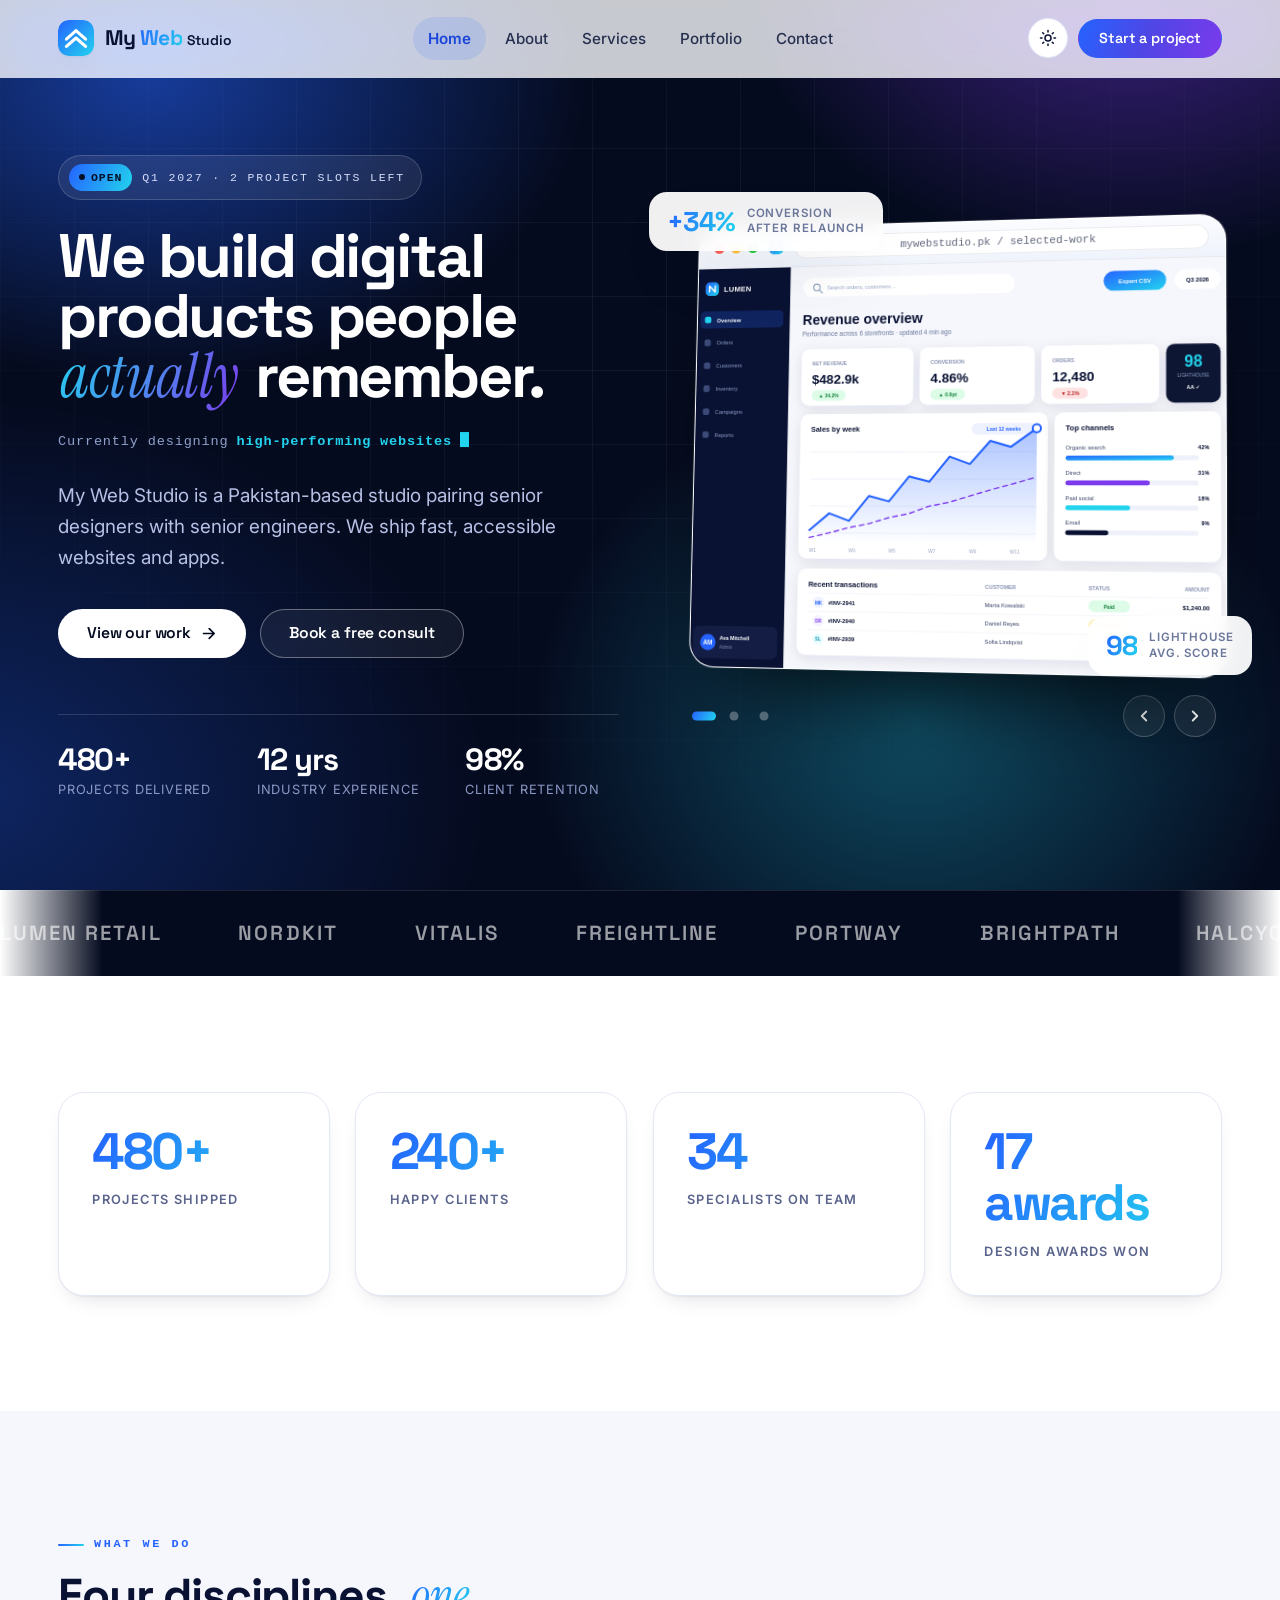
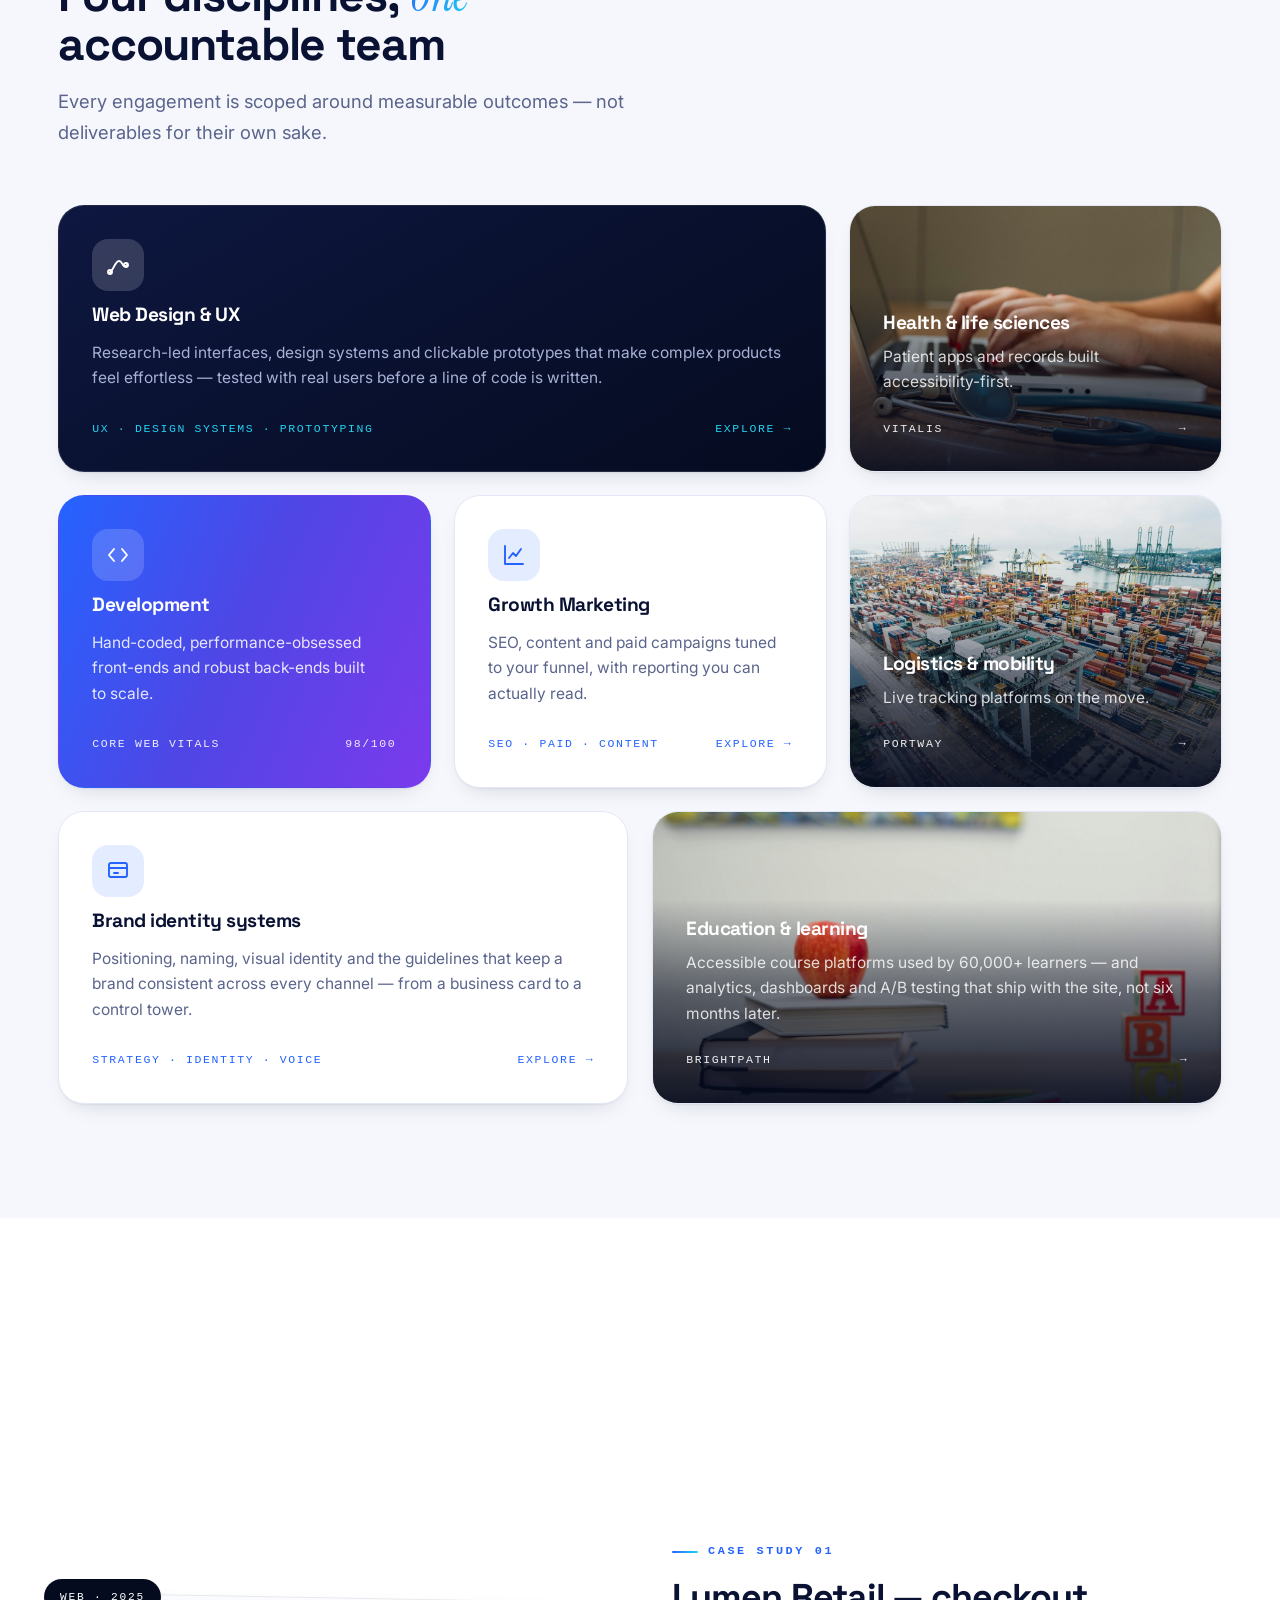
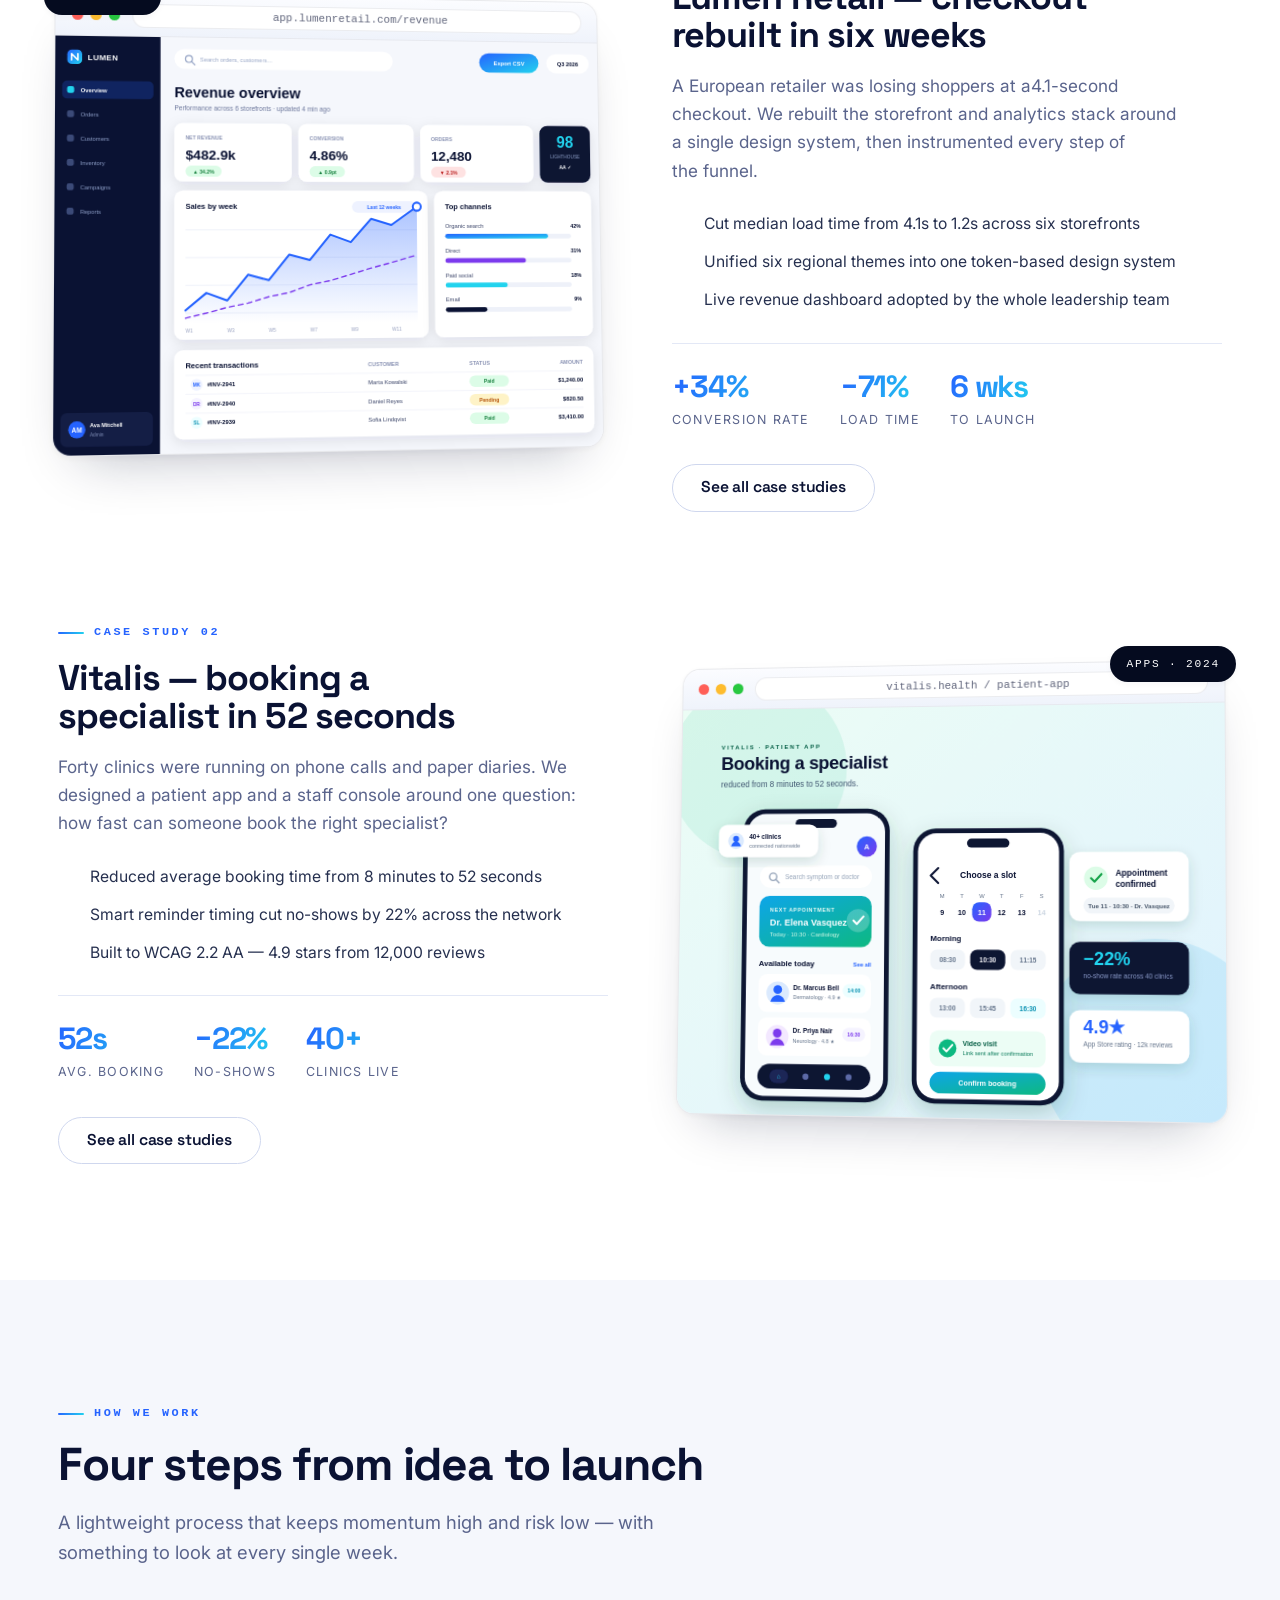
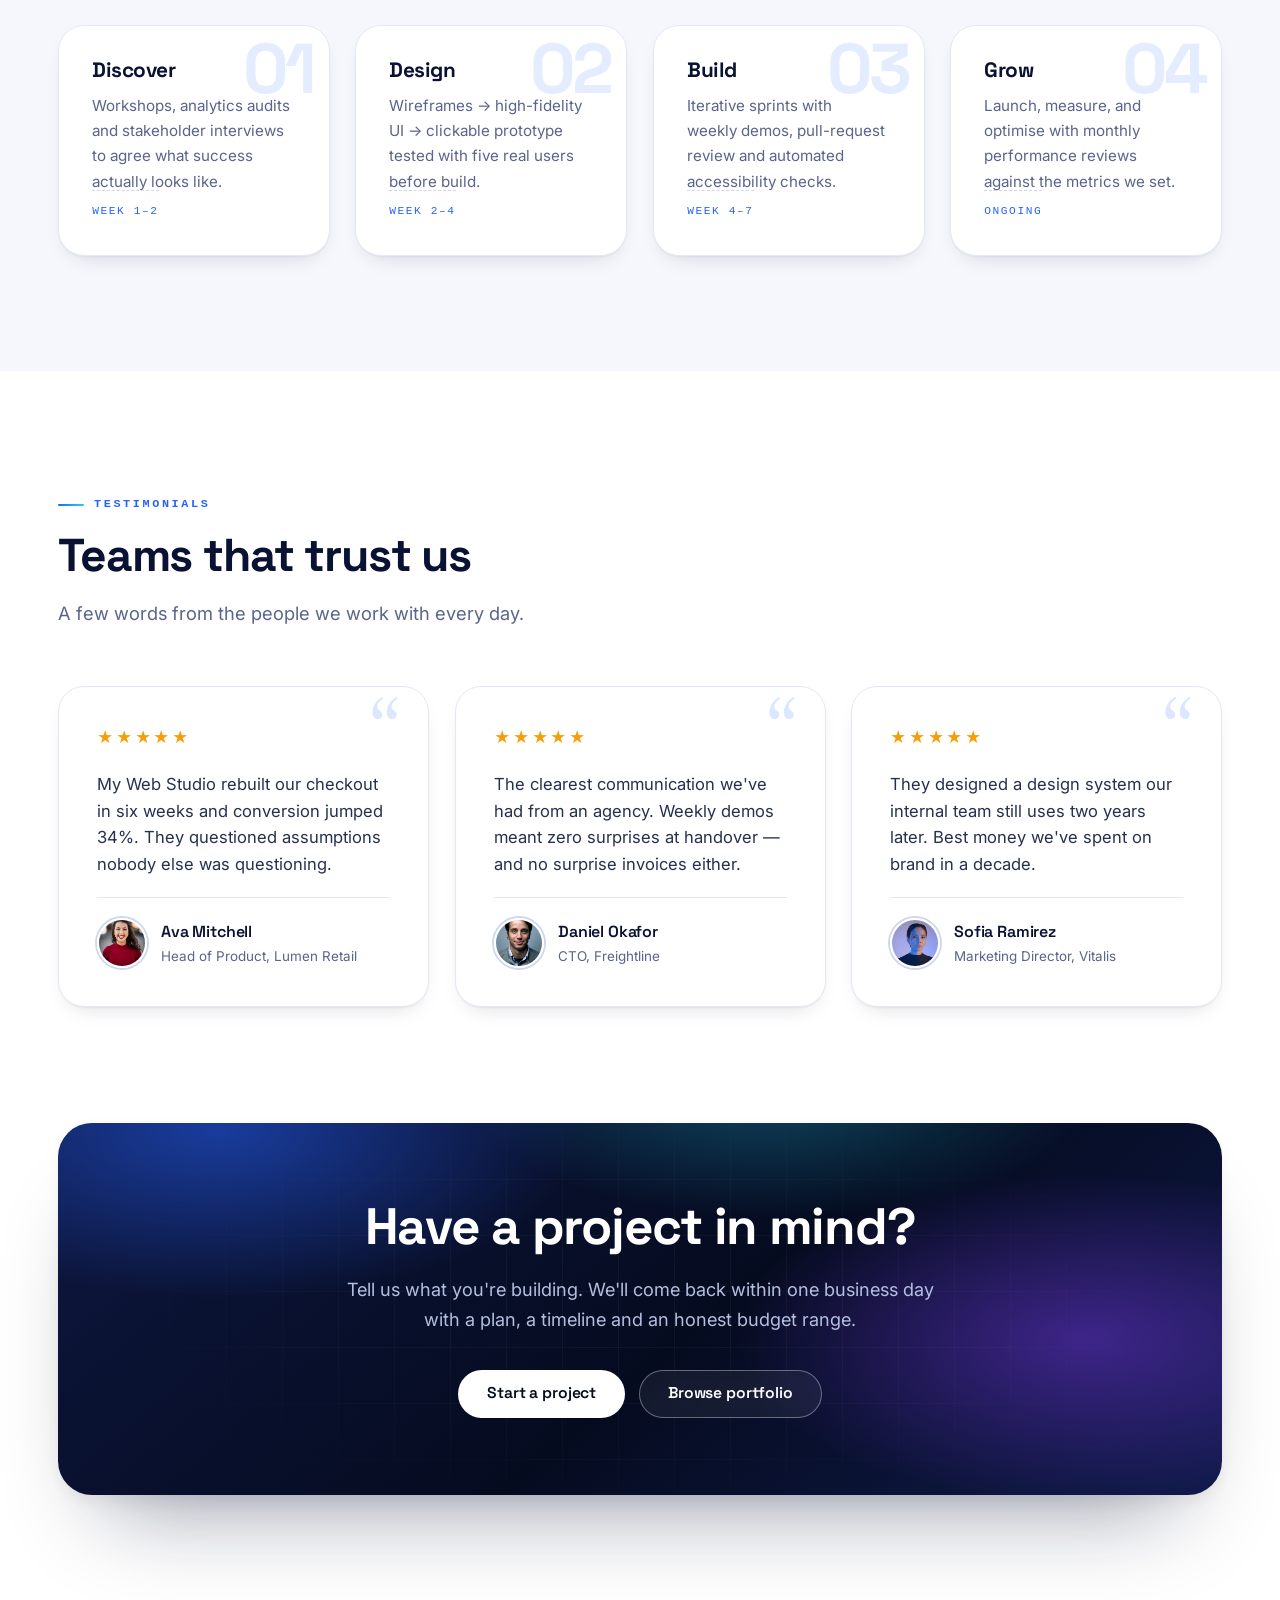
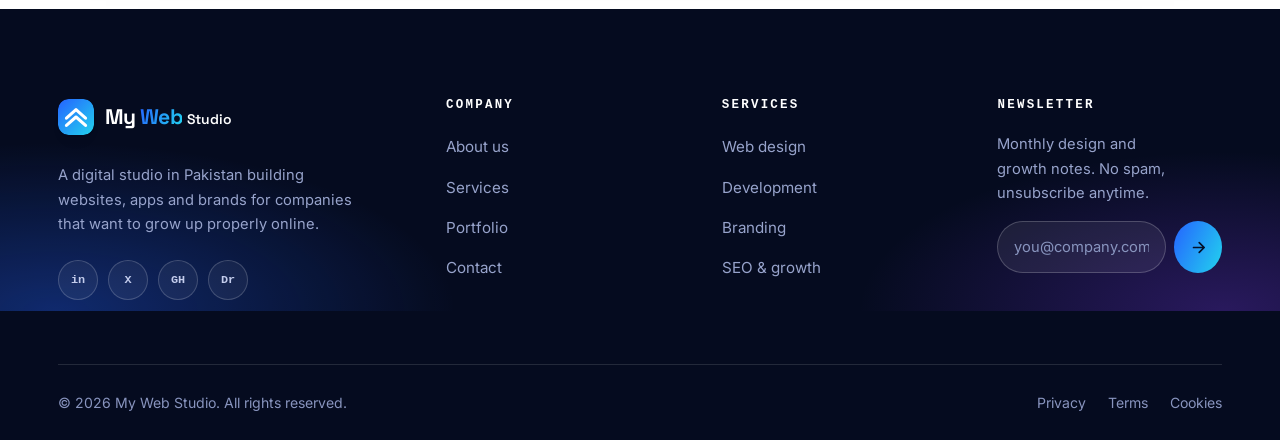
<file: index.html>
<!DOCTYPE html>
<html lang="en" data-theme="light">
<head>
<meta charset="UTF-8">
<meta name="viewport" content="width=device-width, initial-scale=1">
<title>My Web Studio — Digital Products, Branding &amp; Growth Studio</title>
<meta name="description" content="My Web Studio is a digital studio that designs and builds websites, apps and brand systems that help ambitious companies grow.">
<meta name="theme-color" content="#050B1F">
<meta property="og:title" content="My Web Studio — Digital Products, Branding &amp; Growth Studio">
<meta property="og:description" content="We design and build websites, apps and brands for companies that want to grow up properly online.">
<meta property="og:type" content="website">
<meta property="og:site_name" content="My Web Studio">
<meta property="og:image" content="assets/images/og-image.jpg">
<meta property="og:image:alt" content="My Web Studio — digital products, branding and growth studio">
<meta name="twitter:card" content="summary_large_image">
<meta name="twitter:image" content="assets/images/og-image.jpg">
<script type="application/ld+json">
  {"@context":"https://schema.org","@type":"Organization","name":"My Web Studio","url":"https://mywebstudio.pk/","logo":"https://mywebstudio.pk/assets/images/apple-touch-icon.png","description":"Digital studio designing and building websites, apps and brand systems.","email":"hello@mywebstudio.pk","address":{"@type":"PostalAddress","addressCountry":"PK"}}
</script>
<link rel="icon" type="image/svg+xml" href="assets/images/favicon.svg?v=2">
<link rel="apple-touch-icon" href="assets/images/apple-touch-icon.png">
<link rel="preconnect" href="https://fonts.googleapis.com">
<link rel="preconnect" href="https://fonts.gstatic.com" crossorigin>
<link href="https://fonts.googleapis.com/css2?family=Space+Grotesk:wght@500;600;700&family=Inter:wght@400;500;600;700&family=Instrument+Serif:ital@0;1&display=swap" rel="stylesheet">
<link rel="stylesheet" href="css/style.css">
<script>
  try {
    var t = localStorage.getItem('mywebstudio-theme');
    if (t === 'dark' || (!t && window.matchMedia('(prefers-color-scheme: dark)').matches)) {
      document.documentElement.setAttribute('data-theme', 'dark');
    }
  } catch (e) {}
</script>
</head>
<body data-page="home">
<a class="skip-link" href="#main">Skip to main content</a>

<div class="progress" aria-hidden="true"><div class="progress__bar" id="progressBar"></div></div>

<header class="site-header">
  <div class="container nav">
    <a class="brand" href="index.html">
      <img src="assets/images/logo.svg" alt="My Web Studio logo" width="36" height="36">
      <span>My <i>Web</i> <small>Studio</small></span>
    </a>

    <nav class="nav-links" id="navMenu" aria-label="Main navigation">
      <a href="index.html" data-nav="home">Home</a>
      <a href="about.html" data-nav="about">About</a>
      <a href="services.html" data-nav="services">Services</a>
      <a href="portfolio.html" data-nav="portfolio">Portfolio</a>
      <a href="contact.html" data-nav="contact">Contact</a>
      <a class="btn nav-cta-mobile" href="contact.html">Start a project</a>
    </nav>

    <div class="nav-actions">
      <button class="theme-toggle" id="themeToggle" type="button" aria-label="Switch to dark mode" aria-pressed="false">
        <svg class="icon-sun" width="18" height="18" viewBox="0 0 24 24" fill="none" stroke="currentColor" stroke-width="2" stroke-linecap="round" aria-hidden="true" focusable="false"><circle cx="12" cy="12" r="4"/><path d="M12 2v2M12 20v2M4.9 4.9l1.4 1.4M17.7 17.7l1.4 1.4M2 12h2M20 12h2M4.9 19.1l1.4-1.4M17.7 6.3l1.4-1.4"/></svg>
        <svg class="icon-moon" width="18" height="18" viewBox="0 0 24 24" fill="currentColor" aria-hidden="true" focusable="false"><path d="M21 12.8A9 9 0 1 1 11.2 3a7 7 0 0 0 9.8 9.8z"/></svg>
      </button>
      <a class="btn btn--sm nav-cta" href="contact.html">Start a project</a>
      <button class="nav-toggle" id="navToggle" type="button" aria-expanded="false" aria-controls="navMenu" aria-label="Toggle navigation menu">
        <span></span><span></span><span></span>
      </button>
    </div>
  </div>
</header>

<main id="main" tabindex="-1">

  <section class="hero" id="heroSlider" aria-roledescription="carousel" aria-label="Featured work">
    <span class="hero__mesh" aria-hidden="true"></span>
    <span class="hero__grid-lines" aria-hidden="true"></span>

    <div class="container hero__inner">
      <div class="hero__content">
        <span class="hero__badge"><b>Open</b> Q1 2027 · 2 project slots left</span>

        <h1>
          <span class="line">We build digital</span>
          <span class="line">products people</span>
          <span class="line"><em class="serif serif--violet">actually</em> remember.</span>
        </h1>

        <p class="typing-line">
          Currently designing
          <span class="typed-text" id="typedText" data-words="high-performing websites|scalable web apps|brands people remember|marketing that converts"></span><span class="caret" aria-hidden="true"></span>
        </p>

        <p class="hero__lede">
          My Web Studio is a Pakistan-based studio pairing senior designers with
          senior engineers. We ship fast, accessible websites and apps.
        </p>

        <div class="hero__actions">
          <a class="btn btn--light" href="portfolio.html">View our work
            <svg width="17" height="17" viewBox="0 0 24 24" fill="none" stroke="currentColor" stroke-width="2.4" stroke-linecap="round" stroke-linejoin="round" aria-hidden="true" focusable="false"><path d="M5 12h14M13 5l7 7-7 7"/></svg>
          </a>
          <a class="btn btn--on-dark" href="contact.html">Book a free consult</a>
        </div>

        <div class="hero__meta">
          <div><strong>480+</strong><span>Projects delivered</span></div>
          <div><strong>12 yrs</strong><span>Industry experience</span></div>
          <div><strong>98%</strong><span>Client retention</span></div>
        </div>
      </div>

      <div class="hero__media">
        <div class="hero__frame">
          <div class="browser">
            <div class="browser__bar">
              <span class="browser__dots" aria-hidden="true"><i></i><i></i><i></i></span>
              <span class="browser__icon" aria-hidden="true"><img src="assets/images/favicon.svg?v=2" alt="" width="15" height="15"></span>
              <span class="browser__url">mywebstudio.pk / selected-work</span>
            </div>
            <div class="browser__view">
              <img class="slide is-active" src="assets/images/project-1.svg" alt="Lumen Retail revenue analytics dashboard" width="1600" height="1200">
              <img class="slide" src="assets/images/project-2.svg" alt="Nordkit e-commerce storefront" width="1600" height="1200">
              <img class="slide" src="assets/images/project-6.svg" alt="Brightpath learning platform dashboard" width="1600" height="1200">
            </div>
          </div>
        </div>

        <div class="hero__float hero__float--a" aria-hidden="true">
          <span class="num">+34%</span>
          <span class="lbl">conversion<br>after relaunch</span>
        </div>
        <div class="hero__float hero__float--b" aria-hidden="true">
          <span class="num">98</span>
          <span class="lbl">Lighthouse<br>avg. score</span>
        </div>

        <div class="hero__controls">
          <div class="slider-dots" role="tablist" aria-label="Choose hero slide"></div>
          <div class="slider-arrows">
            <button type="button" data-slide="prev" aria-label="Previous slide"><svg width="18" height="18" viewBox="0 0 24 24" fill="none" stroke="currentColor" stroke-width="2.4" stroke-linecap="round" stroke-linejoin="round" aria-hidden="true" focusable="false"><path d="M15 6l-6 6 6 6"/></svg></button>
            <button type="button" data-slide="next" aria-label="Next slide"><svg width="18" height="18" viewBox="0 0 24 24" fill="none" stroke="currentColor" stroke-width="2.4" stroke-linecap="round" stroke-linejoin="round" aria-hidden="true" focusable="false"><path d="M9 6l6 6-6 6"/></svg></button>
          </div>
        </div>
      </div>
    </div>
  </section>

  <div class="marquee" aria-label="Clients we have worked with">
    <div class="marquee__track">
      <span>Lumen Retail</span><span>Nordkit</span><span>Vitalis</span><span>Freightline</span>
      <span>Portway</span><span>Brightpath</span><span>Halcyon Labs</span><span>Meridian</span>
      <span aria-hidden="true">Lumen Retail</span><span aria-hidden="true">Nordkit</span><span aria-hidden="true">Vitalis</span><span aria-hidden="true">Freightline</span>
      <span aria-hidden="true">Portway</span><span aria-hidden="true">Brightpath</span><span aria-hidden="true">Halcyon Labs</span><span aria-hidden="true">Meridian</span>
    </div>
  </div>

  <section class="section">
    <div class="container">
      <div class="stats reveal">
        <div class="stat">
          <span class="stat__value" data-count="480" data-suffix="+">0</span>
          <span class="stat__label">Projects shipped</span>
        </div>
        <div class="stat">
          <span class="stat__value" data-count="240" data-suffix="+">0</span>
          <span class="stat__label">Happy clients</span>
        </div>
        <div class="stat">
          <span class="stat__value" data-count="34">0</span>
          <span class="stat__label">Specialists on team</span>
        </div>
        <div class="stat">
          <span class="stat__value" data-count="17" data-suffix=" awards">0</span>
          <span class="stat__label">Design awards won</span>
        </div>
      </div>
    </div>
  </section>

  <section class="section section--alt">
    <div class="container">
      <div class="section-head reveal">
        <span class="eyebrow">What we do</span>
        <h2>Four disciplines, <em class="serif">one</em> accountable team</h2>
        <p>Every engagement is scoped around measurable outcomes — not deliverables for their own sake.</p>
      </div>

      <div class="bento">
        <article class="bento__cell cell--wide cell--dark reveal">
          <span class="cell__icon" aria-hidden="true">
            <svg width="24" height="24" viewBox="0 0 24 24" fill="none" stroke="currentColor" stroke-width="1.9" stroke-linecap="round" stroke-linejoin="round"><path d="M3 20c4-1 6-12 10-12s3 8 8 4"/><circle cx="4" cy="19" r="2"/><circle cx="20" cy="12" r="2"/></svg>
          </span>
          <h3>Web Design &amp; UX</h3>
          <p>Research-led interfaces, design systems and clickable prototypes that make complex products feel effortless — tested with real users before a line of code is written.</p>
          <a class="cell-foot" href="services.html"><span>UX · Design systems · Prototyping</span><span>Explore →</span></a>
        </article>

        <a class="bento__cell cell--mid cell--photo reveal" style="--delay:70ms" href="portfolio.html">
          <img src="assets/images/photo-health.jpg" alt="Healthcare professional using a clinical app" width="900" height="675" loading="lazy">
          <span class="cell-scrim" aria-hidden="true"></span>
          <div class="cell-body">
            <h3>Health &amp; life sciences</h3>
            <p>Patient apps and records built accessibility-first.</p>
            <div class="cell-foot"><span>Vitalis</span><span>→</span></div>
          </div>
        </a>

        <article class="bento__cell cell--third cell--accent reveal">
          <span class="cell__icon" aria-hidden="true">
            <svg width="24" height="24" viewBox="0 0 24 24" fill="none" stroke="currentColor" stroke-width="1.9" stroke-linecap="round" stroke-linejoin="round"><path d="M8 18l-5-6 5-6M16 6l5 6-5 6"/></svg>
          </span>
          <h3>Development</h3>
          <p>Hand-coded, performance-obsessed front-ends and robust back-ends built to scale.</p>
          <span class="cell-foot"><span>Core Web Vitals</span><span>98/100</span></span>
        </article>

        <article class="bento__cell cell--third reveal" style="--delay:70ms">
          <span class="cell__icon" aria-hidden="true">
            <svg width="24" height="24" viewBox="0 0 24 24" fill="none" stroke="currentColor" stroke-width="1.9" stroke-linecap="round" stroke-linejoin="round"><path d="M3 3v18h18"/><path d="M7 15l4-5 3 3 5-7"/></svg>
          </span>
          <h3>Growth Marketing</h3>
          <p>SEO, content and paid campaigns tuned to your funnel, with reporting you can actually read.</p>
          <a class="cell-foot" href="services.html"><span>SEO · Paid · Content</span><span>Explore →</span></a>
        </article>

        <a class="bento__cell cell--third cell--photo reveal" style="--delay:140ms" href="portfolio.html">
          <img src="assets/images/photo-logistics.jpg" alt="Shipping containers at a logistics terminal" width="900" height="675" loading="lazy">
          <span class="cell-scrim" aria-hidden="true"></span>
          <div class="cell-body">
            <h3>Logistics &amp; mobility</h3>
            <p>Live tracking platforms on the move.</p>
            <div class="cell-foot"><span>Portway</span><span>→</span></div>
          </div>
        </a>

        <article class="bento__cell cell--half reveal">
          <span class="cell__icon" aria-hidden="true">
            <svg width="24" height="24" viewBox="0 0 24 24" fill="none" stroke="currentColor" stroke-width="1.9" stroke-linecap="round" stroke-linejoin="round"><rect x="3" y="4" width="18" height="14" rx="2"/><path d="M3 9h18M8 14h4"/></svg>
          </span>
          <h3>Brand identity systems</h3>
          <p>Positioning, naming, visual identity and the guidelines that keep a brand consistent across every channel — from a business card to a control tower.</p>
          <a class="cell-foot" href="services.html"><span>Strategy · Identity · Voice</span><span>Explore →</span></a>
        </article>

        <a class="bento__cell cell--half cell--photo reveal" style="--delay:70ms" href="portfolio.html">
          <img src="assets/images/photo-edu.jpg" alt="Student learning on a laptop" width="900" height="675" loading="lazy">
          <span class="cell-scrim" aria-hidden="true"></span>
          <div class="cell-body">
            <h3>Education &amp; learning</h3>
            <p>Accessible course platforms used by 60,000+ learners — and analytics, dashboards and A/B testing that ship with the site, not six months later.</p>
            <div class="cell-foot"><span>Brightpath</span><span>→</span></div>
          </div>
        </a>
      </div>
    </div>
  </section>

  <section class="section">
    <div class="container">
      <div class="section-head reveal">
        <span class="eyebrow">Selected work</span>
        <h2>Real products, <em class="serif">measured</em> results</h2>
        <p>A closer look at two recent builds. Six case studies in the full portfolio.</p>
      </div>

      <div class="showcase">

        <div class="showcase__row reveal">
          <div class="showcase__media">
            <span class="showcase__tag">Web · 2025</span>
            <div class="browser browser--flat">
              <div class="browser__bar">
                <span class="browser__dots" aria-hidden="true"><i></i><i></i><i></i></span>
                <span class="browser__url">app.lumenretail.com/revenue</span>
              </div>
              <div class="browser__view">
                <img src="assets/images/project-1.svg" alt="Lumen Retail revenue analytics dashboard" width="1600" height="1200" loading="lazy">
              </div>
            </div>
          </div>

          <div class="showcase__body">
            <span class="eyebrow">Case study 01</span>
            <h3>Lumen Retail — checkout rebuilt in six weeks</h3>
            <p>A European retailer was losing shoppers at a4.1-second checkout. We rebuilt the storefront and analytics stack around a single design system, then instrumented every step of the funnel.</p>
            <ul class="showcase__list">
              <li>Cut median load time from 4.1s to 1.2s across six storefronts</li>
              <li>Unified six regional themes into one token-based design system</li>
              <li>Live revenue dashboard adopted by the whole leadership team</li>
            </ul>
            <div class="showcase__stats">
              <div><strong>+34%</strong><span>Conversion rate</span></div>
              <div><strong>−71%</strong><span>Load time</span></div>
              <div><strong>6 wks</strong><span>To launch</span></div>
            </div>
            <div class="showcase__cta">
              <a class="btn btn--ghost" href="portfolio.html">See all case studies</a>
            </div>
          </div>
        </div>

        <div class="showcase__row showcase__row--flip reveal">
          <div class="showcase__media">
            <span class="showcase__tag">Apps · 2024</span>
            <div class="browser browser--flat">
              <div class="browser__bar">
                <span class="browser__dots" aria-hidden="true"><i></i><i></i><i></i></span>
                <span class="browser__url">vitalis.health / patient-app</span>
              </div>
              <div class="browser__view">
                <img src="assets/images/project-3.svg" alt="Vitalis healthcare booking app screens" width="1600" height="1200" loading="lazy">
              </div>
            </div>
          </div>

          <div class="showcase__body">
            <span class="eyebrow">Case study 02</span>
            <h3>Vitalis — booking a specialist in 52 seconds</h3>
            <p>Forty clinics were running on phone calls and paper diaries. We designed a patient app and a staff console around one question: how fast can someone book the right specialist?</p>
            <ul class="showcase__list">
              <li>Reduced average booking time from 8 minutes to 52 seconds</li>
              <li>Smart reminder timing cut no-shows by 22% across the network</li>
              <li>Built to WCAG 2.2 AA — 4.9 stars from 12,000 reviews</li>
            </ul>
            <div class="showcase__stats">
              <div><strong>52s</strong><span>Avg. booking</span></div>
              <div><strong>−22%</strong><span>No-shows</span></div>
              <div><strong>40+</strong><span>Clinics live</span></div>
            </div>
            <div class="showcase__cta">
              <a class="btn btn--ghost" href="portfolio.html">See all case studies</a>
            </div>
          </div>
        </div>
      </div>
    </div>
  </section>

  <section class="section section--alt">
    <div class="container">
      <div class="section-head reveal">
        <span class="eyebrow">How we work</span>
        <h2>Four steps from idea to launch</h2>
        <p>A lightweight process that keeps momentum high and risk low — with something to look at every single week.</p>
      </div>

      <div class="process">
        <article class="process__step reveal">
          <h3>Discover</h3>
          <p>Workshops, analytics audits and stakeholder interviews to agree what success actually looks like.</p>
          <span class="step-meta">Week 1–2</span>
        </article>
        <article class="process__step reveal" style="--delay:80ms">
          <h3>Design</h3>
          <p>Wireframes → high-fidelity UI → clickable prototype tested with five real users before build.</p>
          <span class="step-meta">Week 2–4</span>
        </article>
        <article class="process__step reveal" style="--delay:160ms">
          <h3>Build</h3>
          <p>Iterative sprints with weekly demos, pull-request review and automated accessibility checks.</p>
          <span class="step-meta">Week 4–7</span>
        </article>
        <article class="process__step reveal" style="--delay:240ms">
          <h3>Grow</h3>
          <p>Launch, measure, and optimise with monthly performance reviews against the metrics we set.</p>
          <span class="step-meta">Ongoing</span>
        </article>
      </div>
    </div>
  </section>

  <section class="section">
    <div class="container">
      <div class="section-head reveal">
        <span class="eyebrow">Testimonials</span>
        <h2>Teams that trust us</h2>
        <p>A few words from the people we work with every day.</p>
      </div>

      <div class="grid grid--3">
        <figure class="quote reveal">
          <div class="quote__stars" aria-label="5 out of 5 stars">★★★★★</div>
          <blockquote class="quote__text mb-0">My Web Studio rebuilt our checkout in six weeks and conversion jumped 34%. They questioned assumptions nobody else was questioning.</blockquote>
          <figcaption class="quote__who">
            <img src="assets/images/photo-portrait-f1.jpg" alt="" width="96" height="96" loading="lazy">
            <span><strong>Ava Mitchell</strong><span>Head of Product, Lumen Retail</span></span>
          </figcaption>
        </figure>

        <figure class="quote reveal" style="--delay:90ms">
          <div class="quote__stars" aria-label="5 out of 5 stars">★★★★★</div>
          <blockquote class="quote__text mb-0">The clearest communication we've had from an agency. Weekly demos meant zero surprises at handover — and no surprise invoices either.</blockquote>
          <figcaption class="quote__who">
            <img src="assets/images/photo-portrait-m1.jpg" alt="" width="96" height="96" loading="lazy">
            <span><strong>Daniel Okafor</strong><span>CTO, Freightline</span></span>
          </figcaption>
        </figure>

        <figure class="quote reveal" style="--delay:180ms">
          <div class="quote__stars" aria-label="5 out of 5 stars">★★★★★</div>
          <blockquote class="quote__text mb-0">They designed a design system our internal team still uses two years later. Best money we've spent on brand in a decade.</blockquote>
          <figcaption class="quote__who">
            <img src="assets/images/photo-portrait-f2.jpg" alt="" width="96" height="96" loading="lazy">
            <span><strong>Sofia Ramirez</strong><span>Marketing Director, Vitalis</span></span>
          </figcaption>
        </figure>
      </div>
    </div>
  </section>

  <section class="section section--tight">
    <div class="container">
      <div class="cta reveal">
        <h2>Have a project in mind?</h2>
        <p>Tell us what you're building. We'll come back within one business day with a plan, a timeline and an honest budget range.</p>
        <div class="hero__actions">
          <a class="btn btn--light" href="contact.html">Start a project</a>
          <a class="btn btn--on-dark" href="portfolio.html">Browse portfolio</a>
        </div>
      </div>
    </div>
  </section>

</main>

<footer class="site-footer">
  <div class="container">
    <div class="footer-grid">
      <div class="footer-about">
        <a class="brand" href="index.html">
          <img src="assets/images/logo.svg" alt="My Web Studio logo" width="36" height="36">
          <span>My <i>Web</i> <small>Studio</small></span>
        </a>
        <p>A digital studio in Pakistan building websites, apps and brands for companies that want to grow up properly online.</p>
        <div class="socials">
          <a href="https://www.linkedin.com/" target="_blank" rel="noopener" title="My Web Studio on LinkedIn"><span aria-hidden="true">in</span></a>
          <a href="https://x.com/" target="_blank" rel="noopener" title="My Web Studio on X"><span aria-hidden="true">X</span></a>
          <a href="https://github.com/" target="_blank" rel="noopener" title="My Web Studio on GitHub"><span aria-hidden="true">GH</span></a>
          <a href="https://dribbble.com/" target="_blank" rel="noopener" title="My Web Studio on Dribbble"><span aria-hidden="true">Dr</span></a>
        </div>
      </div>

      <div>
        <h3>Company</h3>
        <ul>
          <li><a href="about.html">About us</a></li>
          <li><a href="services.html">Services</a></li>
          <li><a href="portfolio.html">Portfolio</a></li>
          <li><a href="contact.html">Contact</a></li>
        </ul>
      </div>

      <div>
        <h3>Services</h3>
        <ul>
          <li><a href="services.html">Web design</a></li>
          <li><a href="services.html">Development</a></li>
          <li><a href="services.html">Branding</a></li>
          <li><a href="services.html">SEO &amp; growth</a></li>
        </ul>
      </div>

      <div>
        <h3>Newsletter</h3>
        <p>Monthly design and growth notes. No spam, unsubscribe anytime.</p>
        <form class="newsletter" id="newsletterForm" novalidate>
          <label class="sr-only" for="newsletterEmail">Email address</label>
          <input type="email" id="newsletterEmail" placeholder="you@company.com" autocomplete="email">
          <button type="submit" aria-label="Subscribe"><svg width="17" height="17" viewBox="0 0 24 24" fill="none" stroke="currentColor" stroke-width="2.4" stroke-linecap="round" stroke-linejoin="round" aria-hidden="true" focusable="false"><path d="M5 12h14M13 5l7 7-7 7"/></svg></button>
          <span class="error">Please enter a valid email address.</span>
        </form>
      </div>
    </div>

    <div class="footer-bottom">
      <p class="mb-0">© <span data-year>2026</span> My Web Studio. All rights reserved.</p>
      <ul>
        <li><a href="contact.html">Privacy</a></li>
        <li><a href="contact.html">Terms</a></li>
        <li><a href="contact.html">Cookies</a></li>
      </ul>
    </div>
  </div>
</footer>

<button class="to-top" id="toTop" type="button" aria-label="Scroll back to top"><svg width="22" height="22" viewBox="0 0 24 24" fill="none" stroke="currentColor" stroke-width="2.4" stroke-linecap="round" stroke-linejoin="round" aria-hidden="true" focusable="false"><path d="M12 19V5M5 12l7-7 7 7"/></svg></button>

<script src="js/main.js"></script>
</body>
</html>
</file>
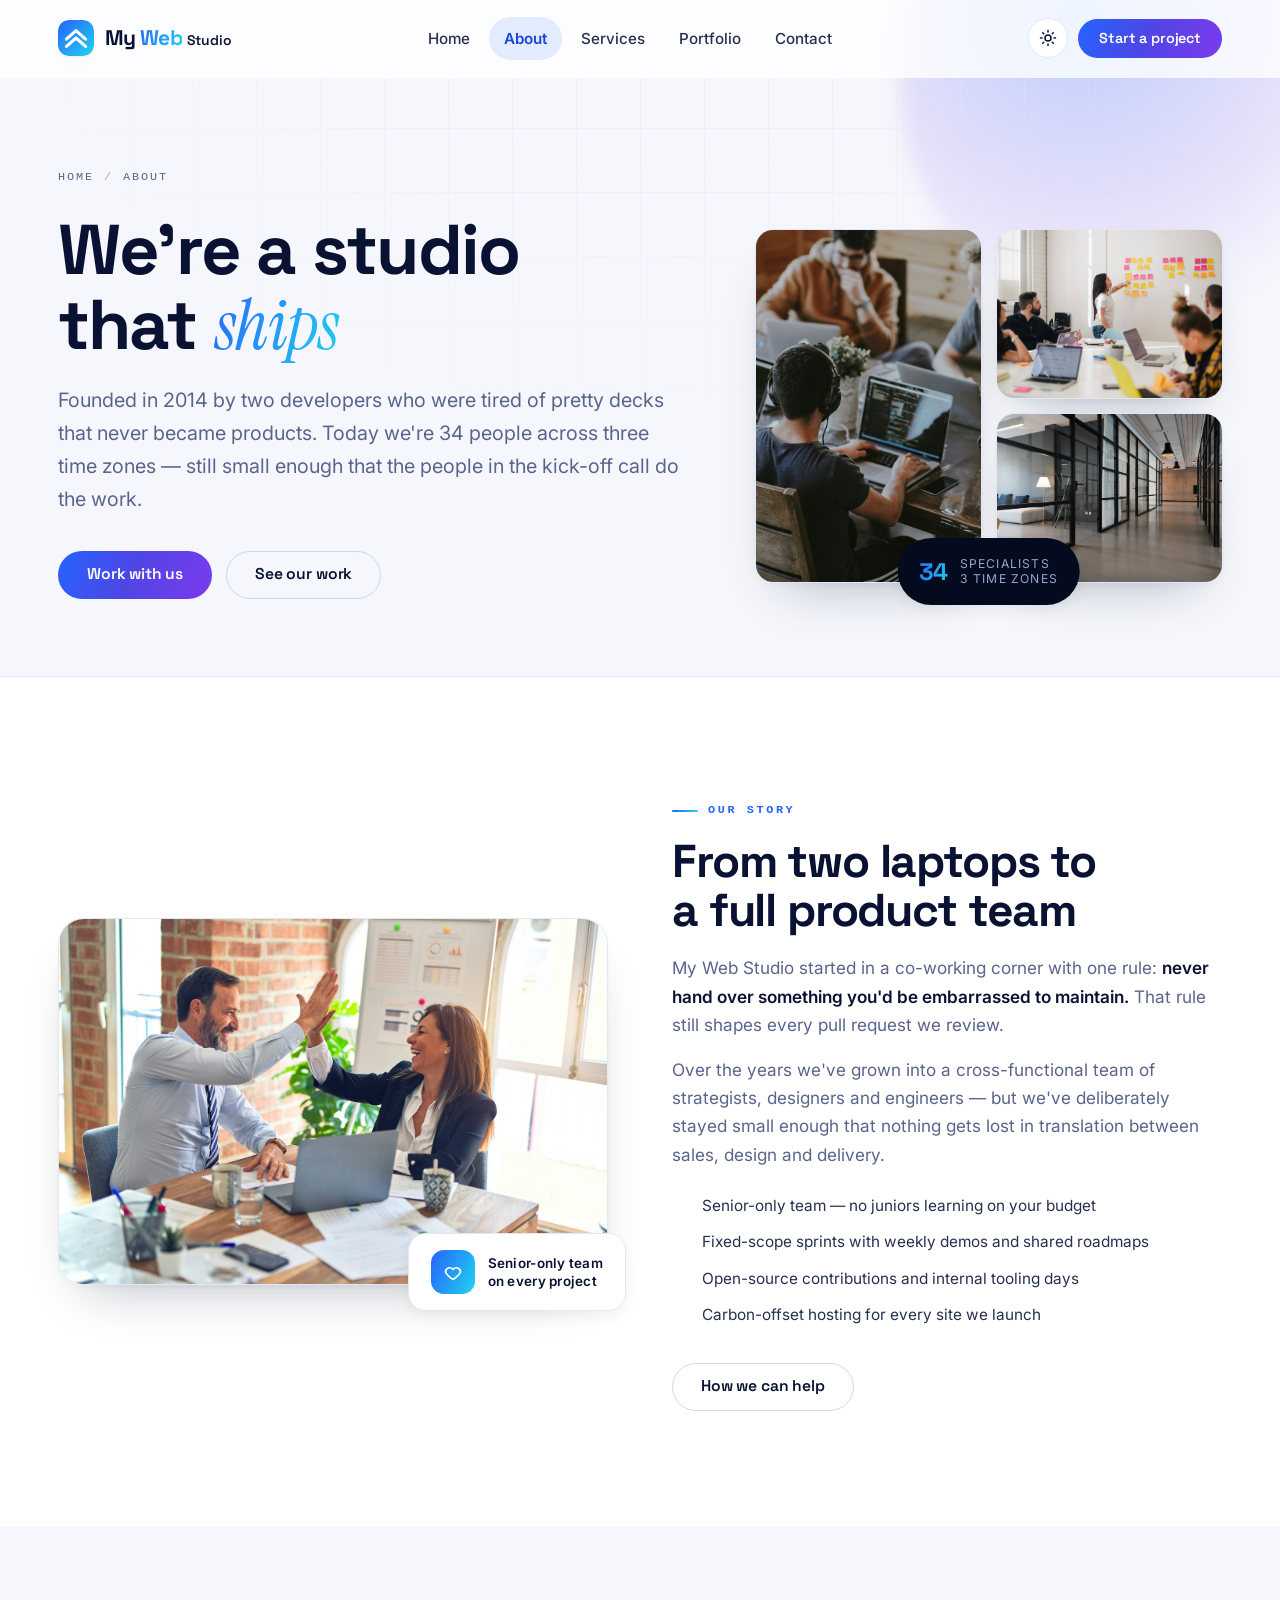
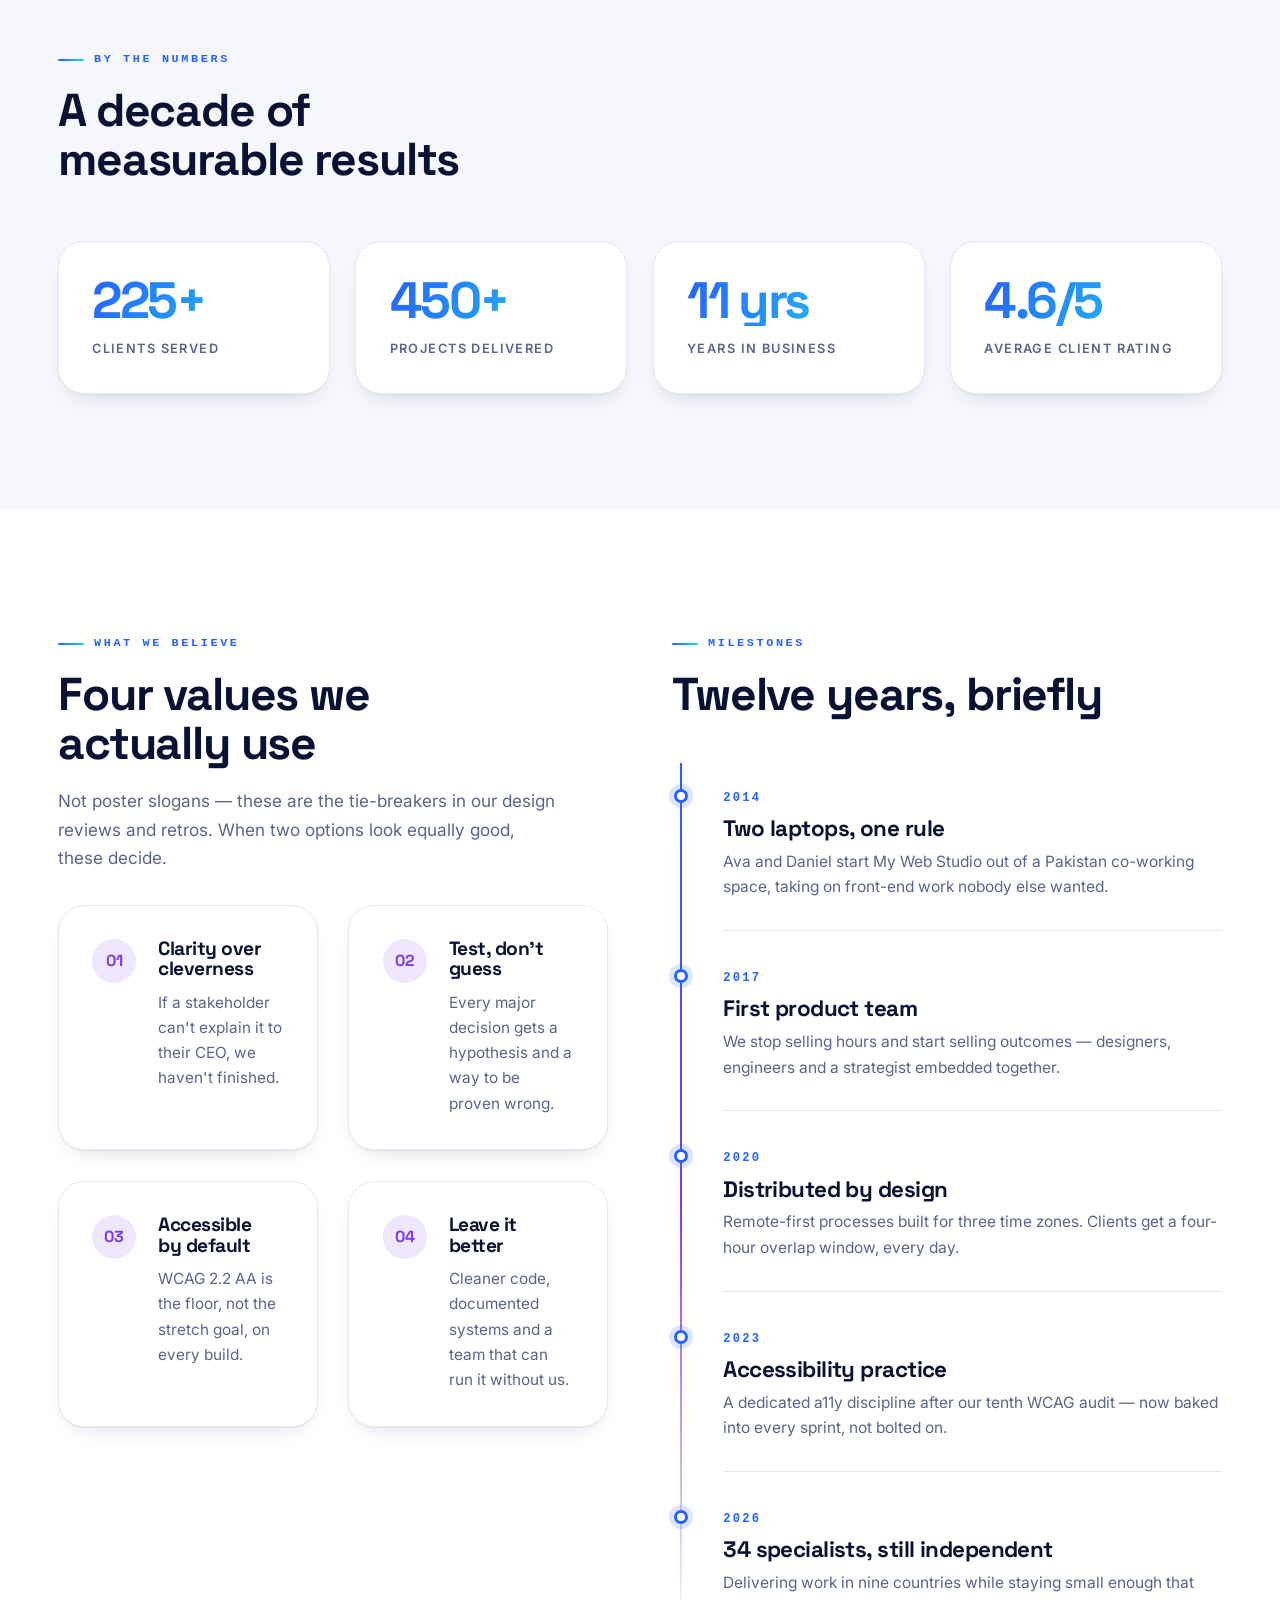
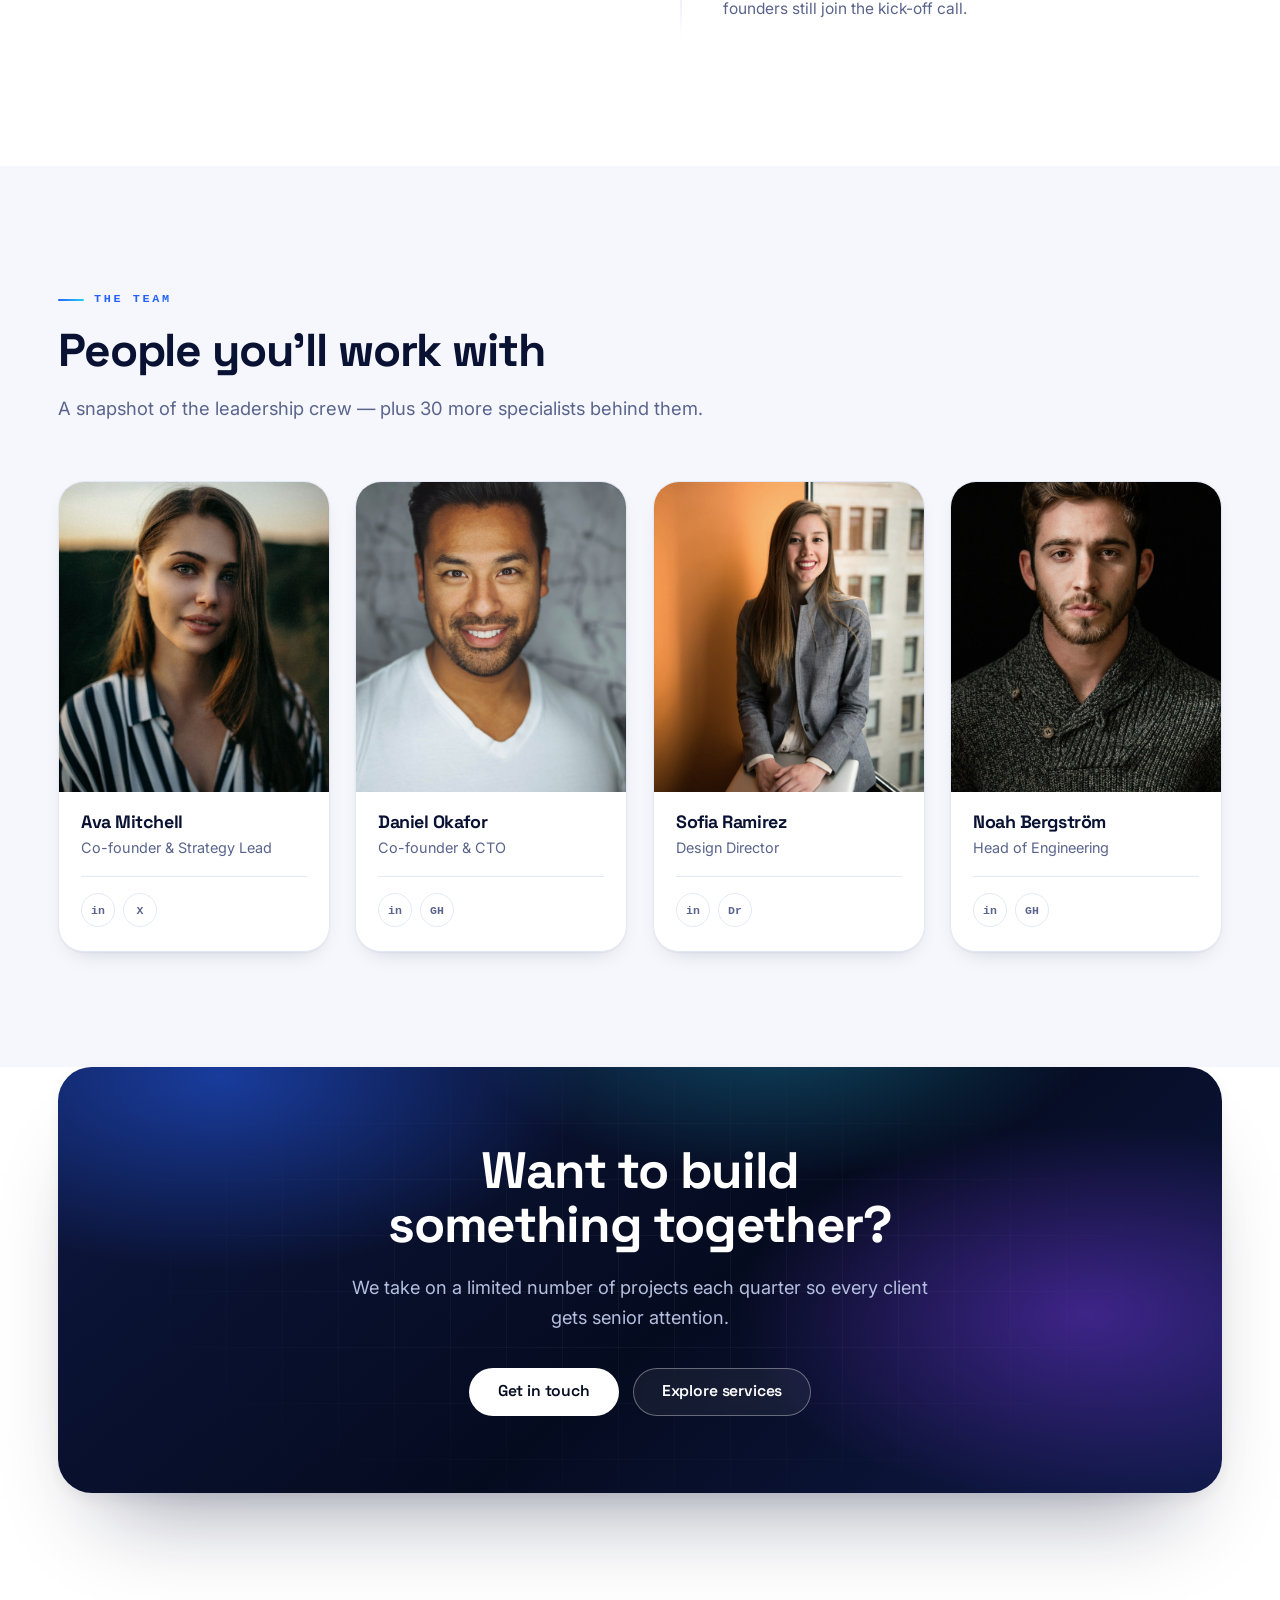
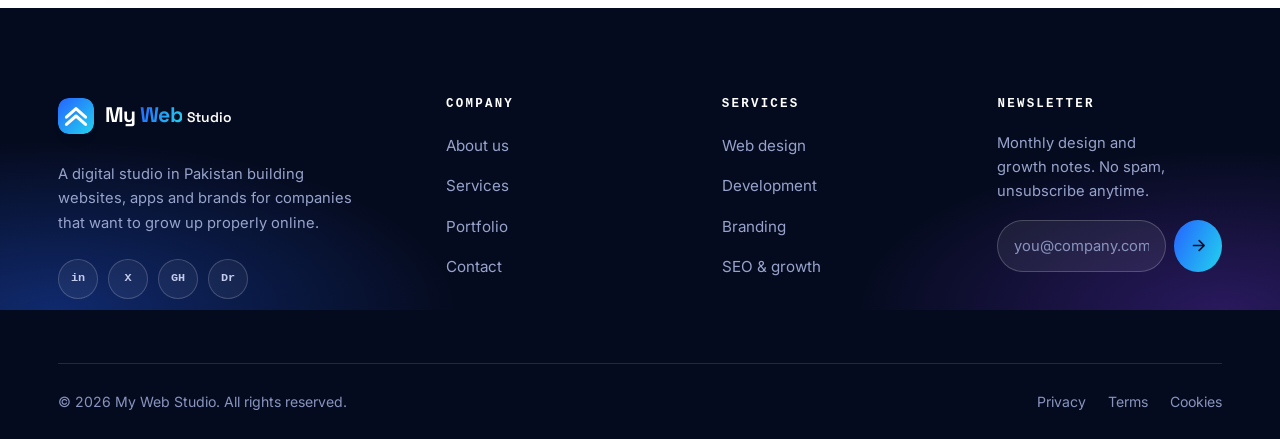
<file: about.html>
<!DOCTYPE html>
<html lang="en" data-theme="light">
<head>
<meta charset="UTF-8">
<meta name="viewport" content="width=device-width, initial-scale=1">
<title>About My Web Studio — Our Story, Team &amp; Values</title>
<meta name="description" content="Meet the designers, engineers and strategists behind My Web Studio, and learn how we work with clients around the world.">
<meta name="theme-color" content="#050B1F">
<meta property="og:title" content="About My Web Studio — Our Story, Team &amp; Values">
<meta property="og:description" content="Founded in 2014 by two developers tired of pretty decks that never became products.">
<meta property="og:type" content="website">
<meta property="og:site_name" content="My Web Studio">
<meta property="og:image" content="assets/images/og-image.jpg">
<meta property="og:image:alt" content="My Web Studio — digital products, branding and growth studio">
<meta name="twitter:card" content="summary_large_image">
<meta name="twitter:image" content="assets/images/og-image.jpg">
<script type="application/ld+json">
  {"@context":"https://schema.org","@type":"Organization","name":"My Web Studio","url":"https://mywebstudio.pk/","logo":"https://mywebstudio.pk/assets/images/apple-touch-icon.png","description":"Digital studio designing and building websites, apps and brand systems.","email":"hello@mywebstudio.pk","address":{"@type":"PostalAddress","addressCountry":"PK"}}
</script>
<link rel="icon" type="image/svg+xml" href="assets/images/favicon.svg?v=2">
<link rel="apple-touch-icon" href="assets/images/apple-touch-icon.png">
<link rel="preconnect" href="https://fonts.googleapis.com">
<link rel="preconnect" href="https://fonts.gstatic.com" crossorigin>
<link href="https://fonts.googleapis.com/css2?family=Space+Grotesk:wght@500;600;700&family=Inter:wght@400;500;600;700&family=Instrument+Serif:ital@0;1&display=swap" rel="stylesheet">
<link rel="stylesheet" href="css/style.css">
<script>
  try {
    var t = localStorage.getItem('mywebstudio-theme');
    if (t === 'dark' || (!t && window.matchMedia('(prefers-color-scheme: dark)').matches)) {
      document.documentElement.setAttribute('data-theme', 'dark');
    }
  } catch (e) {}
</script>
</head>
<body data-page="about">
<a class="skip-link" href="#main">Skip to main content</a>

<div class="progress" aria-hidden="true"><div class="progress__bar" id="progressBar"></div></div>

<header class="site-header">
  <div class="container nav">
    <a class="brand" href="index.html">
      <img src="assets/images/logo.svg" alt="My Web Studio logo" width="36" height="36">
      <span>My <i>Web</i> <small>Studio</small></span>
    </a>

    <nav class="nav-links" id="navMenu" aria-label="Main navigation">
      <a href="index.html" data-nav="home">Home</a>
      <a href="about.html" data-nav="about">About</a>
      <a href="services.html" data-nav="services">Services</a>
      <a href="portfolio.html" data-nav="portfolio">Portfolio</a>
      <a href="contact.html" data-nav="contact">Contact</a>
      <a class="btn nav-cta-mobile" href="contact.html">Start a project</a>
    </nav>

    <div class="nav-actions">
      <button class="theme-toggle" id="themeToggle" type="button" aria-label="Switch to dark mode" aria-pressed="false">
        <svg class="icon-sun" width="18" height="18" viewBox="0 0 24 24" fill="none" stroke="currentColor" stroke-width="2" stroke-linecap="round" aria-hidden="true" focusable="false"><circle cx="12" cy="12" r="4"/><path d="M12 2v2M12 20v2M4.9 4.9l1.4 1.4M17.7 17.7l1.4 1.4M2 12h2M20 12h2M4.9 19.1l1.4-1.4M17.7 6.3l1.4-1.4"/></svg>
        <svg class="icon-moon" width="18" height="18" viewBox="0 0 24 24" fill="currentColor" aria-hidden="true" focusable="false"><path d="M21 12.8A9 9 0 1 1 11.2 3a7 7 0 0 0 9.8 9.8z"/></svg>
      </button>
      <a class="btn btn--sm nav-cta" href="contact.html">Start a project</a>
      <button class="nav-toggle" id="navToggle" type="button" aria-expanded="false" aria-controls="navMenu" aria-label="Toggle navigation menu">
        <span></span><span></span><span></span>
      </button>
    </div>
  </div>
</header>

<main id="main" tabindex="-1">

  <section class="page-hero">
    <div class="container">
      <nav class="breadcrumb" aria-label="Breadcrumb">
        <a href="index.html">Home</a><span aria-hidden="true">/</span><span>About</span>
      </nav>

      <div class="page-hero__grid">
        <div>
          <h1>We're a studio that <em class="serif">ships</em></h1>
          <p class="page-hero__lede">Founded in 2014 by two developers who were tired of pretty decks that never became products. Today we're 34 people across three time zones — still small enough that the people in the kick-off call do the work.</p>
          <div class="hero__actions">
            <a class="btn" href="contact.html">Work with us</a>
            <a class="btn btn--ghost" href="portfolio.html">See our work</a>
          </div>
        </div>

        <div class="story-collage reveal" data-reveal="zoom">
          <img src="assets/images/photo-team-collab.jpg" alt="My Web Studio team collaborating around a table" width="700" height="930">
          <img src="assets/images/photo-workshop.jpg" alt="Workshop session at a whiteboard" width="700" height="525" loading="lazy">
          <img src="assets/images/photo-office.jpg" alt="The My Web Studio studio office in Pakistan" width="700" height="525" loading="lazy">
          <span class="story-collage__badge">
            <strong>34</strong>
            <span>specialists<br>3 time zones</span>
          </span>
        </div>
      </div>
    </div>
  </section>

  <section class="section">
    <div class="container split">
      <div class="split__media reveal" data-reveal="left">
        <img src="assets/images/photo-meeting.jpg" alt="Client meeting in the My Web Studio studio" width="1000" height="750" loading="lazy">
        <span class="float-badge">
          <span class="icon-tile" aria-hidden="true">
            <svg width="20" height="20" viewBox="0 0 24 24" fill="none" stroke="currentColor" stroke-width="2" stroke-linecap="round" stroke-linejoin="round"><path d="M12 21s-7-4.4-9-9a5 5 0 0 1 9-3 5 5 0 0 1 9 3c-2 4.6-9 9-9 9z"/></svg>
          </span>
          <span>Senior-only team<br>on every project</span>
        </span>
      </div>

      <div class="reveal" data-reveal="right">
        <span class="eyebrow">Our story</span>
        <h2>From two laptops to a full product team</h2>
        <p>My Web Studio started in a co-working corner with one rule: <strong>never hand over something you'd be embarrassed to maintain.</strong> That rule still shapes every pull request we review.</p>
        <p>Over the years we've grown into a cross-functional team of strategists, designers and engineers — but we've deliberately stayed small enough that nothing gets lost in translation between sales, design and delivery.</p>
        <ul class="list-check">
          <li>Senior-only team — no juniors learning on your budget</li>
          <li>Fixed-scope sprints with weekly demos and shared roadmaps</li>
          <li>Open-source contributions and internal tooling days</li>
          <li>Carbon-offset hosting for every site we launch</li>
        </ul>
        <div class="hero__actions">
          <a class="btn btn--ghost" href="services.html">How we can help</a>
        </div>
      </div>
    </div>
  </section>

  <section class="section section--alt">
    <div class="container">
      <div class="section-head reveal">
        <span class="eyebrow">By the numbers</span>
        <h2>A decade of measurable results</h2>
      </div>
      <div class="stats reveal">
        <div class="stat">
          <span class="stat__value" data-count="240" data-suffix="+">0</span>
          <span class="stat__label">Clients served</span>
        </div>
        <div class="stat">
          <span class="stat__value" data-count="480" data-suffix="+">0</span>
          <span class="stat__label">Projects delivered</span>
        </div>
        <div class="stat">
          <span class="stat__value" data-count="12" data-suffix=" yrs">0</span>
          <span class="stat__label">Years in business</span>
        </div>
        <div class="stat">
          <span class="stat__value" data-count="4.9" data-decimals="1" data-suffix="/5">0</span>
          <span class="stat__label">Average client rating</span>
        </div>
      </div>
    </div>
  </section>

  <section class="section">
    <div class="container split split--start">
      <div class="reveal" data-reveal="left">
        <span class="eyebrow">What we believe</span>
        <h2>Four values we actually use</h2>
        <p class="mt-2">Not poster slogans — these are the tie-breakers in our design reviews and retros. When two options look equally good, these decide.</p>

        <div class="values mt-3">
          <article class="value">
            <span class="value__num" aria-hidden="true">01</span>
            <div>
              <h3>Clarity over cleverness</h3>
              <p>If a stakeholder can't explain it to their CEO, we haven't finished.</p>
            </div>
          </article>
          <article class="value">
            <span class="value__num" aria-hidden="true">02</span>
            <div>
              <h3>Test, don't guess</h3>
              <p>Every major decision gets a hypothesis and a way to be proven wrong.</p>
            </div>
          </article>
          <article class="value">
            <span class="value__num" aria-hidden="true">03</span>
            <div>
              <h3>Accessible by default</h3>
              <p>WCAG 2.2 AA is the floor, not the stretch goal, on every build.</p>
            </div>
          </article>
          <article class="value">
            <span class="value__num" aria-hidden="true">04</span>
            <div>
              <h3>Leave it better</h3>
              <p>Cleaner code, documented systems and a team that can run it without us.</p>
            </div>
          </article>
        </div>
      </div>

      <div class="reveal" data-reveal="right">
        <span class="eyebrow">Milestones</span>
        <h2>Twelve years, briefly</h2>

        <div class="timeline mt-3">
          <article class="timeline__item">
            <span class="timeline__year">2014</span>
            <h3>Two laptops, one rule</h3>
            <p>Ava and Daniel start My Web Studio out of a Pakistan co-working space, taking on front-end work nobody else wanted.</p>
          </article>
          <article class="timeline__item">
            <span class="timeline__year">2017</span>
            <h3>First product team</h3>
            <p>We stop selling hours and start selling outcomes — designers, engineers and a strategist embedded together.</p>
          </article>
          <article class="timeline__item">
            <span class="timeline__year">2020</span>
            <h3>Distributed by design</h3>
            <p>Remote-first processes built for three time zones. Clients get a four-hour overlap window, every day.</p>
          </article>
          <article class="timeline__item">
            <span class="timeline__year">2023</span>
            <h3>Accessibility practice</h3>
            <p>A dedicated a11y discipline after our tenth WCAG audit — now baked into every sprint, not bolted on.</p>
          </article>
          <article class="timeline__item">
            <span class="timeline__year">2026</span>
            <h3>34 specialists, still independent</h3>
            <p>Delivering work in nine countries while staying small enough that founders still join the kick-off call.</p>
          </article>
        </div>
      </div>
    </div>
  </section>

  <section class="section section--alt">
    <div class="container">
      <div class="section-head reveal">
        <span class="eyebrow">The team</span>
        <h2>People you'll work with</h2>
        <p>A snapshot of the leadership crew — plus 30 more specialists behind them.</p>
      </div>

      <div class="people">
        <article class="person reveal">
          <div class="person__photo">
            <img src="assets/images/photo-portrait-f3.jpg" alt="Ava Mitchell, co-founder and strategy lead" width="600" height="690" loading="lazy">
            <span class="person__role">Strategy</span>
          </div>
          <div class="person__body">
            <h3>Ava Mitchell</h3>
            <p>Co-founder &amp; Strategy Lead</p>
            <div class="person__links">
              <a href="https://www.linkedin.com/" target="_blank" rel="noopener" aria-label="Ava Mitchell on LinkedIn">in</a>
              <a href="https://x.com/" target="_blank" rel="noopener" aria-label="Ava Mitchell on X">X</a>
            </div>
          </div>
        </article>

        <article class="person reveal" style="--delay:80ms">
          <div class="person__photo">
            <img src="assets/images/photo-portrait-m2.jpg" alt="Daniel Okafor, co-founder and CTO" width="600" height="690" loading="lazy">
            <span class="person__role">Engineering</span>
          </div>
          <div class="person__body">
            <h3>Daniel Okafor</h3>
            <p>Co-founder &amp; CTO</p>
            <div class="person__links">
              <a href="https://www.linkedin.com/" target="_blank" rel="noopener" aria-label="Daniel Okafor on LinkedIn">in</a>
              <a href="https://github.com/" target="_blank" rel="noopener" aria-label="Daniel Okafor on GitHub">GH</a>
            </div>
          </div>
        </article>

        <article class="person reveal" style="--delay:160ms">
          <div class="person__photo">
            <img src="assets/images/photo-portrait-f4.jpg" alt="Sofia Ramirez, design director" width="600" height="690" loading="lazy">
            <span class="person__role">Design</span>
          </div>
          <div class="person__body">
            <h3>Sofia Ramirez</h3>
            <p>Design Director</p>
            <div class="person__links">
              <a href="https://www.linkedin.com/" target="_blank" rel="noopener" aria-label="Sofia Ramirez on LinkedIn">in</a>
              <a href="https://dribbble.com/" target="_blank" rel="noopener" aria-label="Sofia Ramirez on Dribbble">Dr</a>
            </div>
          </div>
        </article>

        <article class="person reveal" style="--delay:240ms">
          <div class="person__photo">
            <img src="assets/images/photo-portrait-m3.jpg" alt="Noah Bergström, head of engineering" width="600" height="690" loading="lazy">
            <span class="person__role">Platform</span>
          </div>
          <div class="person__body">
            <h3>Noah Bergström</h3>
            <p>Head of Engineering</p>
            <div class="person__links">
              <a href="https://www.linkedin.com/" target="_blank" rel="noopener" aria-label="Noah Bergström on LinkedIn">in</a>
              <a href="https://github.com/" target="_blank" rel="noopener" aria-label="Noah Bergström on GitHub">GH</a>
            </div>
          </div>
        </article>
      </div>
    </div>
  </section>

  <section class="section section--tight">
    <div class="container">
      <div class="cta reveal">
        <h2>Want to build something together?</h2>
        <p>We take on a limited number of projects each quarter so every client gets senior attention.</p>
        <div class="hero__actions">
          <a class="btn btn--light" href="contact.html">Get in touch</a>
          <a class="btn btn--on-dark" href="services.html">Explore services</a>
        </div>
      </div>
    </div>
  </section>

</main>

<footer class="site-footer">
  <div class="container">
    <div class="footer-grid">
      <div class="footer-about">
        <a class="brand" href="index.html">
          <img src="assets/images/logo.svg" alt="My Web Studio logo" width="36" height="36">
          <span>My <i>Web</i> <small>Studio</small></span>
        </a>
        <p>A digital studio in Pakistan building websites, apps and brands for companies that want to grow up properly online.</p>
        <div class="socials">
          <a href="https://www.linkedin.com/" target="_blank" rel="noopener" title="My Web Studio on LinkedIn"><span aria-hidden="true">in</span></a>
          <a href="https://x.com/" target="_blank" rel="noopener" title="My Web Studio on X"><span aria-hidden="true">X</span></a>
          <a href="https://github.com/" target="_blank" rel="noopener" title="My Web Studio on GitHub"><span aria-hidden="true">GH</span></a>
          <a href="https://dribbble.com/" target="_blank" rel="noopener" title="My Web Studio on Dribbble"><span aria-hidden="true">Dr</span></a>
        </div>
      </div>

      <div>
        <h3>Company</h3>
        <ul>
          <li><a href="about.html">About us</a></li>
          <li><a href="services.html">Services</a></li>
          <li><a href="portfolio.html">Portfolio</a></li>
          <li><a href="contact.html">Contact</a></li>
        </ul>
      </div>

      <div>
        <h3>Services</h3>
        <ul>
          <li><a href="services.html">Web design</a></li>
          <li><a href="services.html">Development</a></li>
          <li><a href="services.html">Branding</a></li>
          <li><a href="services.html">SEO &amp; growth</a></li>
        </ul>
      </div>

      <div>
        <h3>Newsletter</h3>
        <p>Monthly design and growth notes. No spam, unsubscribe anytime.</p>
        <form class="newsletter" id="newsletterForm" novalidate>
          <label class="sr-only" for="newsletterEmail">Email address</label>
          <input type="email" id="newsletterEmail" placeholder="you@company.com" autocomplete="email">
          <button type="submit" aria-label="Subscribe"><svg width="17" height="17" viewBox="0 0 24 24" fill="none" stroke="currentColor" stroke-width="2.4" stroke-linecap="round" stroke-linejoin="round" aria-hidden="true" focusable="false"><path d="M5 12h14M13 5l7 7-7 7"/></svg></button>
          <span class="error">Please enter a valid email address.</span>
        </form>
      </div>
    </div>

    <div class="footer-bottom">
      <p class="mb-0">© <span data-year>2026</span> My Web Studio. All rights reserved.</p>
      <ul>
        <li><a href="contact.html">Privacy</a></li>
        <li><a href="contact.html">Terms</a></li>
        <li><a href="contact.html">Cookies</a></li>
      </ul>
    </div>
  </div>
</footer>

<button class="to-top" id="toTop" type="button" aria-label="Scroll back to top"><svg width="22" height="22" viewBox="0 0 24 24" fill="none" stroke="currentColor" stroke-width="2.4" stroke-linecap="round" stroke-linejoin="round" aria-hidden="true" focusable="false"><path d="M12 19V5M5 12l7-7 7 7"/></svg></button>

<script src="js/main.js"></script>
</body>
</html>
</file>
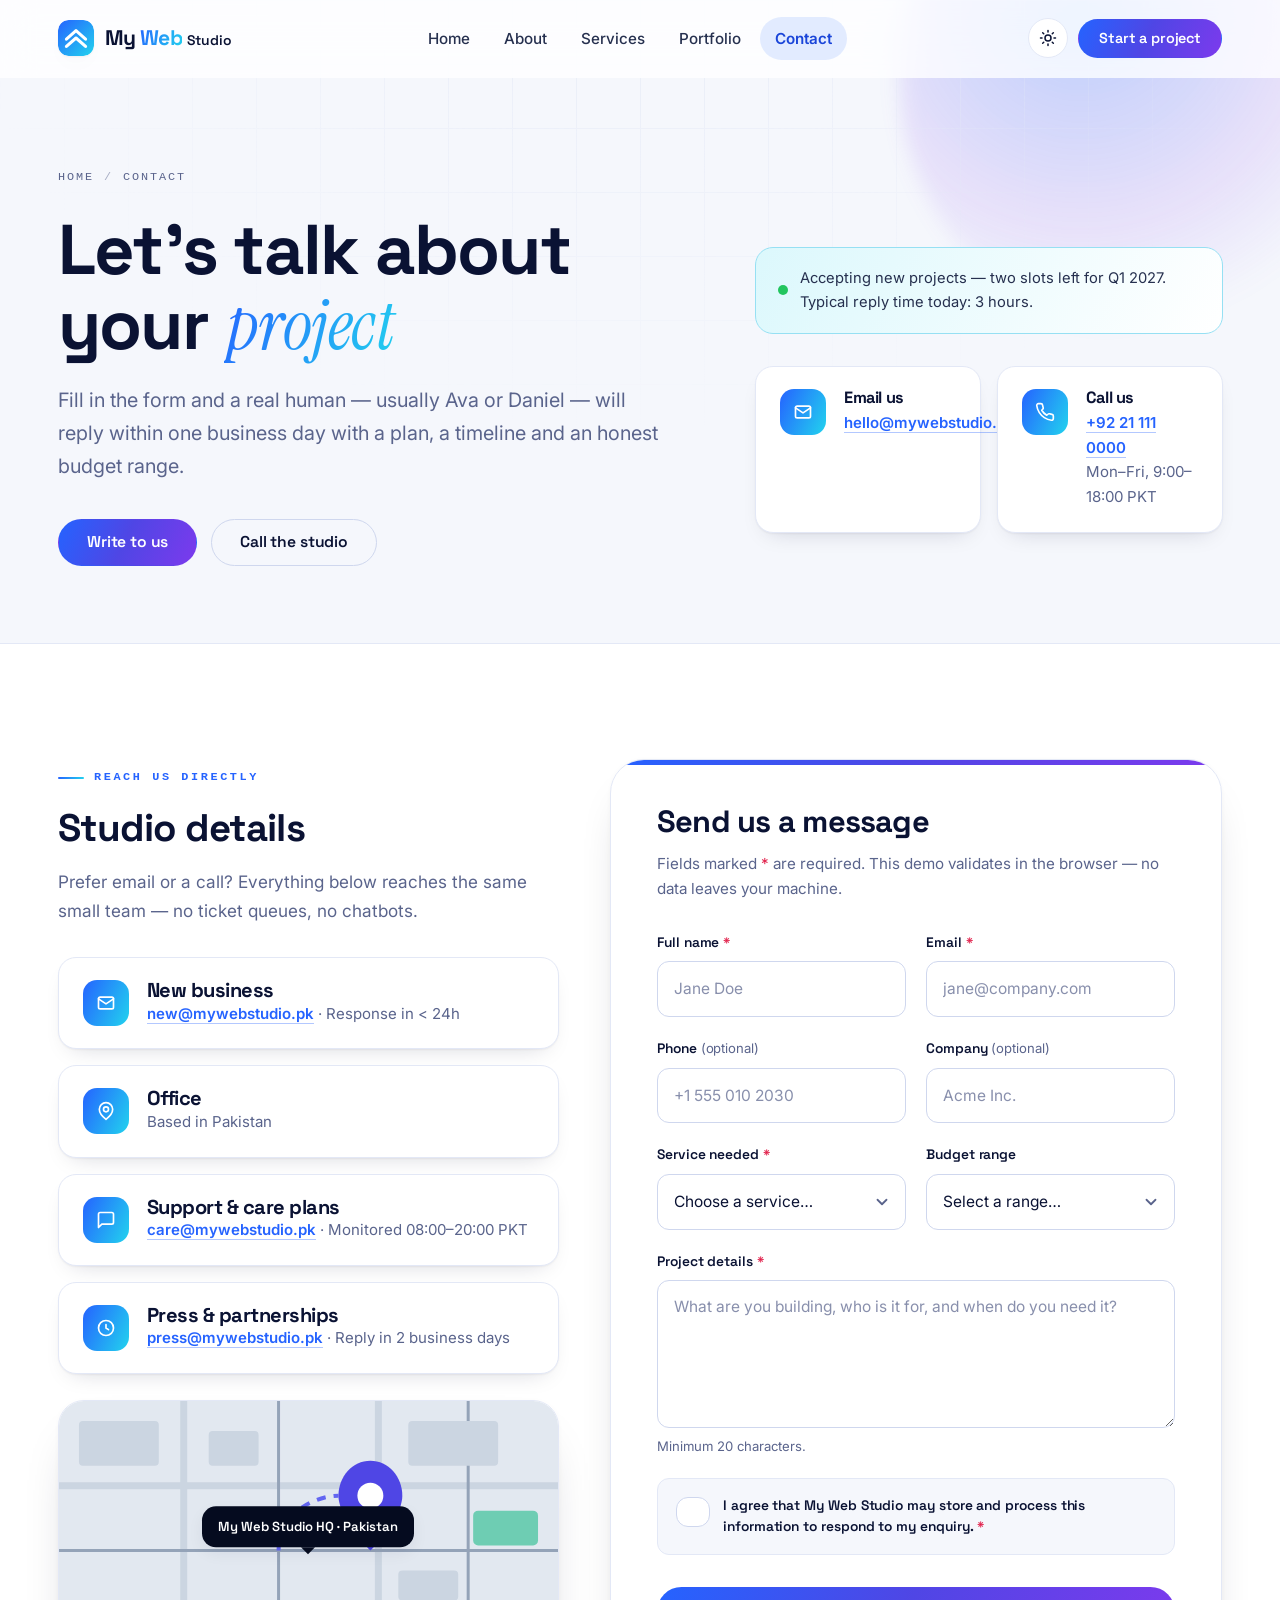
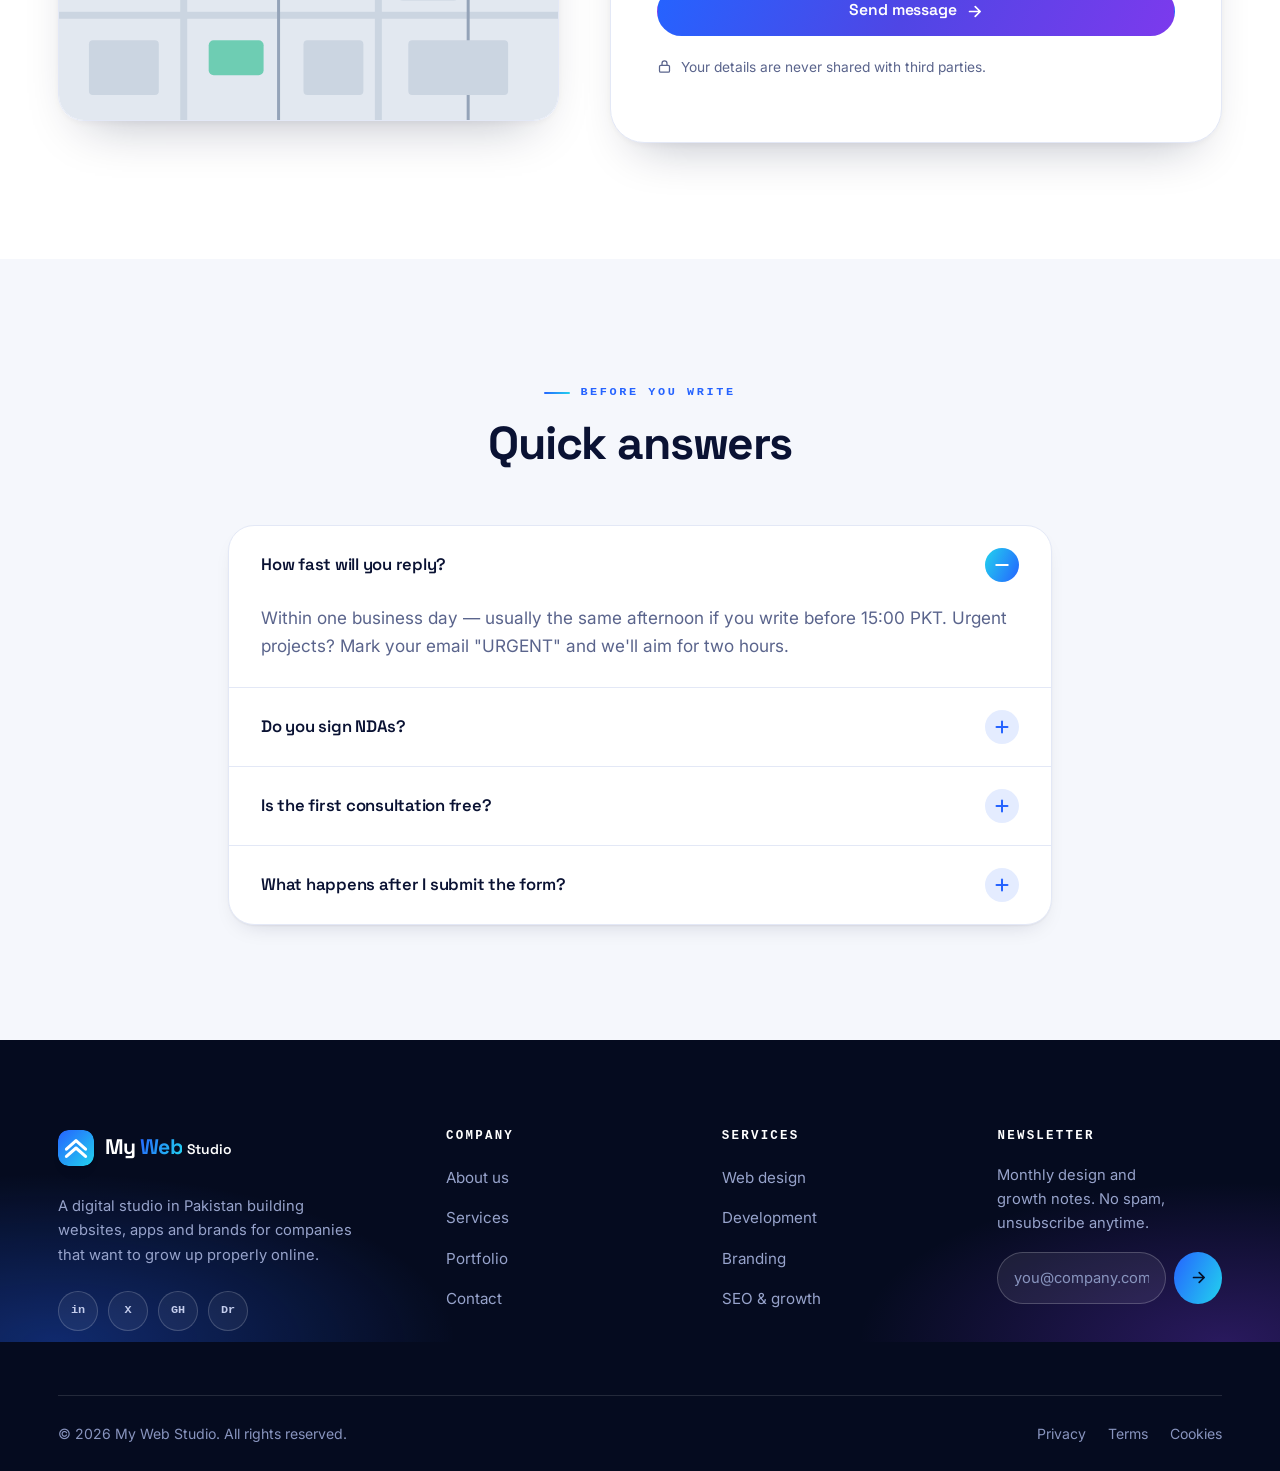
<file: contact.html>
<!DOCTYPE html>
<html lang="en" data-theme="light">
<head>
<meta charset="UTF-8">
<meta name="viewport" content="width=device-width, initial-scale=1">
<title>Contact My Web Studio — Start a Project</title>
<meta name="description" content="Get in touch with My Web Studio. Tell us about your project and we'll reply within one business day with next steps.">
<meta name="theme-color" content="#050B1F">
<meta property="og:title" content="Contact My Web Studio — Start a Project">
<meta property="og:description" content="Tell us about your project and a real human will reply within one business day.">
<meta property="og:type" content="website">
<meta property="og:site_name" content="My Web Studio">
<meta property="og:image" content="assets/images/og-image.jpg">
<meta property="og:image:alt" content="My Web Studio — digital products, branding and growth studio">
<meta name="twitter:card" content="summary_large_image">
<meta name="twitter:image" content="assets/images/og-image.jpg">
<script type="application/ld+json">
  {"@context":"https://schema.org","@type":"Organization","name":"My Web Studio","url":"https://mywebstudio.pk/","logo":"https://mywebstudio.pk/assets/images/apple-touch-icon.png","description":"Digital studio designing and building websites, apps and brand systems.","email":"hello@mywebstudio.pk","address":{"@type":"PostalAddress","addressCountry":"PK"}}
</script>
<link rel="icon" type="image/svg+xml" href="assets/images/favicon.svg?v=2">
<link rel="apple-touch-icon" href="assets/images/apple-touch-icon.png">
<link rel="preconnect" href="https://fonts.googleapis.com">
<link rel="preconnect" href="https://fonts.gstatic.com" crossorigin>
<link href="https://fonts.googleapis.com/css2?family=Space+Grotesk:wght@500;600;700&family=Inter:wght@400;500;600;700&family=Instrument+Serif:ital@0;1&display=swap" rel="stylesheet">
<link rel="stylesheet" href="css/style.css">
<script>
  try {
    var t = localStorage.getItem('mywebstudio-theme');
    if (t === 'dark' || (!t && window.matchMedia('(prefers-color-scheme: dark)').matches)) {
      document.documentElement.setAttribute('data-theme', 'dark');
    }
  } catch (e) {}
</script>
</head>
<body data-page="contact">
<a class="skip-link" href="#main">Skip to main content</a>

<div class="progress" aria-hidden="true"><div class="progress__bar" id="progressBar"></div></div>

<header class="site-header">
  <div class="container nav">
    <a class="brand" href="index.html">
      <img src="assets/images/logo.svg" alt="My Web Studio logo" width="36" height="36">
      <span>My <i>Web</i> <small>Studio</small></span>
    </a>

    <nav class="nav-links" id="navMenu" aria-label="Main navigation">
      <a href="index.html" data-nav="home">Home</a>
      <a href="about.html" data-nav="about">About</a>
      <a href="services.html" data-nav="services">Services</a>
      <a href="portfolio.html" data-nav="portfolio">Portfolio</a>
      <a href="contact.html" data-nav="contact">Contact</a>
      <a class="btn nav-cta-mobile" href="contact.html">Start a project</a>
    </nav>

    <div class="nav-actions">
      <button class="theme-toggle" id="themeToggle" type="button" aria-label="Switch to dark mode" aria-pressed="false">
        <svg class="icon-sun" width="18" height="18" viewBox="0 0 24 24" fill="none" stroke="currentColor" stroke-width="2" stroke-linecap="round" aria-hidden="true" focusable="false"><circle cx="12" cy="12" r="4"/><path d="M12 2v2M12 20v2M4.9 4.9l1.4 1.4M17.7 17.7l1.4 1.4M2 12h2M20 12h2M4.9 19.1l1.4-1.4M17.7 6.3l1.4-1.4"/></svg>
        <svg class="icon-moon" width="18" height="18" viewBox="0 0 24 24" fill="currentColor" aria-hidden="true" focusable="false"><path d="M21 12.8A9 9 0 1 1 11.2 3a7 7 0 0 0 9.8 9.8z"/></svg>
      </button>
      <a class="btn btn--sm nav-cta" href="contact.html">Start a project</a>
      <button class="nav-toggle" id="navToggle" type="button" aria-expanded="false" aria-controls="navMenu" aria-label="Toggle navigation menu">
        <span></span><span></span><span></span>
      </button>
    </div>
  </div>
</header>

<main id="main" tabindex="-1">

  <section class="page-hero">
    <div class="container">
      <nav class="breadcrumb" aria-label="Breadcrumb">
        <a href="index.html">Home</a><span aria-hidden="true">/</span><span>Contact</span>
      </nav>
      <div class="page-hero__grid">
        <div>
          <h1>Let's talk about your <em class="serif">project</em></h1>
          <p class="page-hero__lede">Fill in the form and a real human — usually Ava or Daniel — will reply within one business day with a plan, a timeline and an honest budget range.</p>
          <div class="hero__actions">
            <a class="btn" href="#contactForm">Write to us</a>
            <a class="btn btn--ghost" href="tel:+92211110000">Call the studio</a>
          </div>
        </div>

        <div class="reveal" data-reveal="right">
          <div class="availability">Accepting new projects — two slots left for Q1 2027. Typical reply time today: 3 hours.</div>
          <div class="contact-cards duo mt-3">
            <div class="contact-item">
              <span class="icon-tile" aria-hidden="true">
                <svg width="20" height="20" viewBox="0 0 24 24" fill="none" stroke="currentColor" stroke-width="2" stroke-linecap="round" stroke-linejoin="round"><rect x="3" y="5" width="18" height="14" rx="2"/><path d="M3 7l9 6 9-6"/></svg>
              </span>
              <div>
                <h2>Email us</h2>
                <p><a href="mailto:hello@mywebstudio.pk">hello@mywebstudio.pk</a></p>
              </div>
            </div>
            <div class="contact-item">
              <span class="icon-tile" aria-hidden="true">
                <svg width="20" height="20" viewBox="0 0 24 24" fill="none" stroke="currentColor" stroke-width="2" stroke-linecap="round" stroke-linejoin="round"><path d="M22 16.9v3a2 2 0 0 1-2.2 2 19.8 19.8 0 0 1-8.6-3.1 19.5 19.5 0 0 1-6-6A19.8 19.8 0 0 1 2.1 4.2 2 2 0 0 1 4.1 2h3a2 2 0 0 1 2 1.7c.1 1 .4 1.9.7 2.8a2 2 0 0 1-.5 2.1L8.1 9.9a16 16 0 0 0 6 6l1.3-1.2a2 2 0 0 1 2.1-.5c.9.3 1.8.6 2.8.7a2 2 0 0 1 1.7 2z"/></svg>
              </span>
              <div>
                <h2>Call us</h2>
                <p><a href="tel:+92211110000">+92 21 111 0000</a><br>Mon–Fri, 9:00–18:00 PKT</p>
              </div>
            </div>
          </div>
        </div>
      </div>
    </div>
  </section>

  <section class="section">
    <div class="container contact-grid">

      <div class="reveal" data-reveal="left">
        <span class="eyebrow">Reach us directly</span>
        <h2 class="h-2 mt-2">Studio details</h2>
        <p class="muted mt-2">Prefer email or a call? Everything below reaches the same small team — no ticket queues, no chatbots.</p>

        <div class="contact-cards mt-3">
          <div class="contact-item">
            <span class="icon-tile" aria-hidden="true">
              <svg width="20" height="20" viewBox="0 0 24 24" fill="none" stroke="currentColor" stroke-width="2" stroke-linecap="round" stroke-linejoin="round"><rect x="3" y="5" width="18" height="14" rx="2"/><path d="M3 7l9 6 9-6"/></svg>
            </span>
            <div>
              <h3>New business</h3>
              <p><a href="mailto:new@mywebstudio.pk">new@mywebstudio.pk</a> · Response in &lt; 24h</p>
            </div>
          </div>

          <div class="contact-item">
            <span class="icon-tile" aria-hidden="true">
              <svg width="20" height="20" viewBox="0 0 24 24" fill="none" stroke="currentColor" stroke-width="2" stroke-linecap="round" stroke-linejoin="round"><path d="M20 10c0 6-8 12-8 12s-8-6-8-12a8 8 0 1 1 16 0z"/><circle cx="12" cy="10" r="3"/></svg>
            </span>
            <div>
              <h3>Office</h3>
              <p>Based in Pakistan</p>
            </div>
          </div>

          <div class="contact-item">
            <span class="icon-tile" aria-hidden="true">
              <svg width="20" height="20" viewBox="0 0 24 24" fill="none" stroke="currentColor" stroke-width="2" stroke-linecap="round" stroke-linejoin="round"><path d="M21 15a2 2 0 0 1-2 2H7l-4 4V5a2 2 0 0 1 2-2h14a2 2 0 0 1 2 2z"/></svg>
            </span>
            <div>
              <h3>Support &amp; care plans</h3>
              <p><a href="mailto:care@mywebstudio.pk">care@mywebstudio.pk</a> · Monitored 08:00–20:00 PKT</p>
            </div>
          </div>

          <div class="contact-item">
            <span class="icon-tile" aria-hidden="true">
              <svg width="20" height="20" viewBox="0 0 24 24" fill="none" stroke="currentColor" stroke-width="2" stroke-linecap="round" stroke-linejoin="round"><circle cx="12" cy="12" r="9"/><path d="M12 8v4l3 2"/></svg>
            </span>
            <div>
              <h3>Press &amp; partnerships</h3>
              <p><a href="mailto:press@mywebstudio.pk">press@mywebstudio.pk</a> · Reply in 2 business days</p>
            </div>
          </div>
        </div>

        <div class="map-frame">
          <img src="assets/images/office-map.svg" alt="Map showing the My Web Studio office location in Pakistan" width="1000" height="640" loading="lazy">
          <span class="map-frame__pin">My Web Studio HQ · Pakistan</span>
        </div>
      </div>

      <div class="form-card reveal" data-reveal="right">
        <h2>Send us a message</h2>
        <p>Fields marked <span class="req">*</span> are required. This demo validates in the browser — no data leaves your machine.</p>

        <form id="contactForm" novalidate>
          <div class="form-grid">
            <div class="field">
              <label for="name">Full name <span class="req">*</span></label>
              <input type="text" id="name" name="name" autocomplete="name" placeholder="Jane Doe"
                     data-validate="required,min:2" data-minlength="2" aria-describedby="name-error">
              <span class="error" id="name-error">Please enter your name.</span>
            </div>

            <div class="field">
              <label for="email">Email <span class="req">*</span></label>
              <input type="email" id="email" name="email" autocomplete="email" placeholder="jane@company.com"
                     data-validate="required,email" aria-describedby="email-error">
              <span class="error" id="email-error">Please enter a valid email address.</span>
            </div>

            <div class="field">
              <label for="phone">Phone <span class="hint">(optional)</span></label>
              <input type="tel" id="phone" name="phone" autocomplete="tel" placeholder="+1 555 010 2030"
                     data-validate="phone" aria-describedby="phone-error">
              <span class="error" id="phone-error">Enter a valid phone number.</span>
            </div>

            <div class="field">
              <label for="company">Company <span class="hint">(optional)</span></label>
              <input type="text" id="company" name="company" autocomplete="organization" placeholder="Acme Inc.">
            </div>

            <div class="field">
              <label for="service">Service needed <span class="req">*</span></label>
              <select id="service" name="service" data-validate="required" aria-describedby="service-error">
                <option value="">Choose a service…</option>
                <option value="web-design">Web design &amp; UX</option>
                <option value="development">Web development</option>
                <option value="product">Product &amp; apps</option>
                <option value="ecommerce">E-commerce</option>
                <option value="branding">Branding</option>
                <option value="seo">SEO &amp; growth</option>
              </select>
              <span class="error" id="service-error">Please choose a service.</span>
            </div>

            <div class="field">
              <label for="budget">Budget range</label>
              <select id="budget" name="budget">
                <option value="">Select a range…</option>
                <option value="under-5k">Under $5,000</option>
                <option value="5k-15k">$5,000 – $15,000</option>
                <option value="15k-50k">$15,000 – $50,000</option>
                <option value="50k-plus">$50,000+</option>
              </select>
            </div>

            <div class="field field--full">
              <label for="message">Project details <span class="req">*</span></label>
              <textarea id="message" name="message" placeholder="What are you building, who is it for, and when do you need it?"
                        data-validate="required,min:20" data-minlength="20" aria-describedby="message-error message-hint"></textarea>
              <span class="hint" id="message-hint">Minimum 20 characters.</span>
              <span class="error" id="message-error">Please describe your project (at least 20 characters).</span>
            </div>

            <div class="field field--full">
              <label class="checkbox" for="consent">
                <input type="checkbox" id="consent" name="consent" data-validate="required"
                       data-message="Please tick the box so we can reply to you." aria-describedby="consent-error">
                <span>I agree that My Web Studio may store and process this information to respond to my enquiry. <span class="req">*</span></span>
              </label>
              <span class="error" id="consent-error">Please tick the box so we can reply to you.</span>
            </div>
          </div>

          <button class="btn btn--block mt-3" type="submit">Send message
            <svg width="17" height="17" viewBox="0 0 24 24" fill="none" stroke="currentColor" stroke-width="2.4" stroke-linecap="round" stroke-linejoin="round" aria-hidden="true" focusable="false"><path d="M5 12h14M13 5l7 7-7 7"/></svg>
          </button>

          <p class="form-note mt-2">
            <svg width="15" height="15" viewBox="0 0 24 24" fill="none" stroke="currentColor" stroke-width="2" stroke-linecap="round" stroke-linejoin="round" aria-hidden="true" focusable="false"><rect x="4" y="10" width="16" height="11" rx="2"/><path d="M8 10V7a4 4 0 0 1 8 0v3"/></svg>
            Your details are never shared with third parties.
          </p>

          <div class="form-status" id="formStatus" role="status" aria-live="polite" tabindex="-1"></div>
        </form>
      </div>

    </div>
  </section>

  <section class="section section--alt">
    <div class="container container--narrow">
      <div class="section-head section-head--center reveal">
        <span class="eyebrow">Before you write</span>
        <h2>Quick answers</h2>
      </div>

      <div class="accordion reveal">
        <div class="acc-item is-open">
          <h3 class="mt-0 mb-0">
            <button class="acc-trigger" type="button">
              How fast will you reply?
              <span class="acc-icon" aria-hidden="true"></span>
            </button>
          </h3>
          <div class="acc-panel"><div><p>Within one business day — usually the same afternoon if you write before 15:00 PKT. Urgent projects? Mark your email "URGENT" and we'll aim for two hours.</p></div></div>
        </div>

        <div class="acc-item">
          <h3 class="mt-0 mb-0">
            <button class="acc-trigger" type="button">
              Do you sign NDAs?
              <span class="acc-icon" aria-hidden="true"></span>
            </button>
          </h3>
          <div class="acc-panel"><div><p>Yes, gladly. Send yours with the form or ask us for our standard mutual NDA — we'll return it signed the same day.</p></div></div>
        </div>

        <div class="acc-item">
          <h3 class="mt-0 mb-0">
            <button class="acc-trigger" type="button">
              Is the first consultation free?
              <span class="acc-icon" aria-hidden="true"></span>
            </button>
          </h3>
          <div class="acc-panel"><div><p>The 30-minute discovery call is free and there's no obligation. If we're not the right fit, we'll say so and point you toward someone who is.</p></div></div>
        </div>

        <div class="acc-item">
          <h3 class="mt-0 mb-0">
            <button class="acc-trigger" type="button">
              What happens after I submit the form?
              <span class="acc-icon" aria-hidden="true"></span>
            </button>
          </h3>
          <div class="acc-panel"><div><p>You'll get an acknowledgement immediately, then a personal reply from Ava or Daniel with 2–3 clarifying questions. If it looks like a fit, we book the discovery call for that same week.</p></div></div>
        </div>
      </div>
    </div>
  </section>

</main>

<footer class="site-footer">
  <div class="container">
    <div class="footer-grid">
      <div class="footer-about">
        <a class="brand" href="index.html">
          <img src="assets/images/logo.svg" alt="My Web Studio logo" width="36" height="36">
          <span>My <i>Web</i> <small>Studio</small></span>
        </a>
        <p>A digital studio in Pakistan building websites, apps and brands for companies that want to grow up properly online.</p>
        <div class="socials">
          <a href="https://www.linkedin.com/" target="_blank" rel="noopener" title="My Web Studio on LinkedIn"><span aria-hidden="true">in</span></a>
          <a href="https://x.com/" target="_blank" rel="noopener" title="My Web Studio on X"><span aria-hidden="true">X</span></a>
          <a href="https://github.com/" target="_blank" rel="noopener" title="My Web Studio on GitHub"><span aria-hidden="true">GH</span></a>
          <a href="https://dribbble.com/" target="_blank" rel="noopener" title="My Web Studio on Dribbble"><span aria-hidden="true">Dr</span></a>
        </div>
      </div>

      <div>
        <h3>Company</h3>
        <ul>
          <li><a href="about.html">About us</a></li>
          <li><a href="services.html">Services</a></li>
          <li><a href="portfolio.html">Portfolio</a></li>
          <li><a href="contact.html">Contact</a></li>
        </ul>
      </div>

      <div>
        <h3>Services</h3>
        <ul>
          <li><a href="services.html">Web design</a></li>
          <li><a href="services.html">Development</a></li>
          <li><a href="services.html">Branding</a></li>
          <li><a href="services.html">SEO &amp; growth</a></li>
        </ul>
      </div>

      <div>
        <h3>Newsletter</h3>
        <p>Monthly design and growth notes. No spam, unsubscribe anytime.</p>
        <form class="newsletter" id="newsletterForm" novalidate>
          <label class="sr-only" for="newsletterEmail">Email address</label>
          <input type="email" id="newsletterEmail" placeholder="you@company.com" autocomplete="email">
          <button type="submit" aria-label="Subscribe"><svg width="17" height="17" viewBox="0 0 24 24" fill="none" stroke="currentColor" stroke-width="2.4" stroke-linecap="round" stroke-linejoin="round" aria-hidden="true" focusable="false"><path d="M5 12h14M13 5l7 7-7 7"/></svg></button>
          <span class="error">Please enter a valid email address.</span>
        </form>
      </div>
    </div>

    <div class="footer-bottom">
      <p class="mb-0">© <span data-year>2026</span> My Web Studio. All rights reserved.</p>
      <ul>
        <li><a href="contact.html">Privacy</a></li>
        <li><a href="contact.html">Terms</a></li>
        <li><a href="contact.html">Cookies</a></li>
      </ul>
    </div>
  </div>
</footer>

<button class="to-top" id="toTop" type="button" aria-label="Scroll back to top"><svg width="22" height="22" viewBox="0 0 24 24" fill="none" stroke="currentColor" stroke-width="2.4" stroke-linecap="round" stroke-linejoin="round" aria-hidden="true" focusable="false"><path d="M12 19V5M5 12l7-7 7 7"/></svg></button>

<script src="js/main.js"></script>
</body>
</html>
</file>
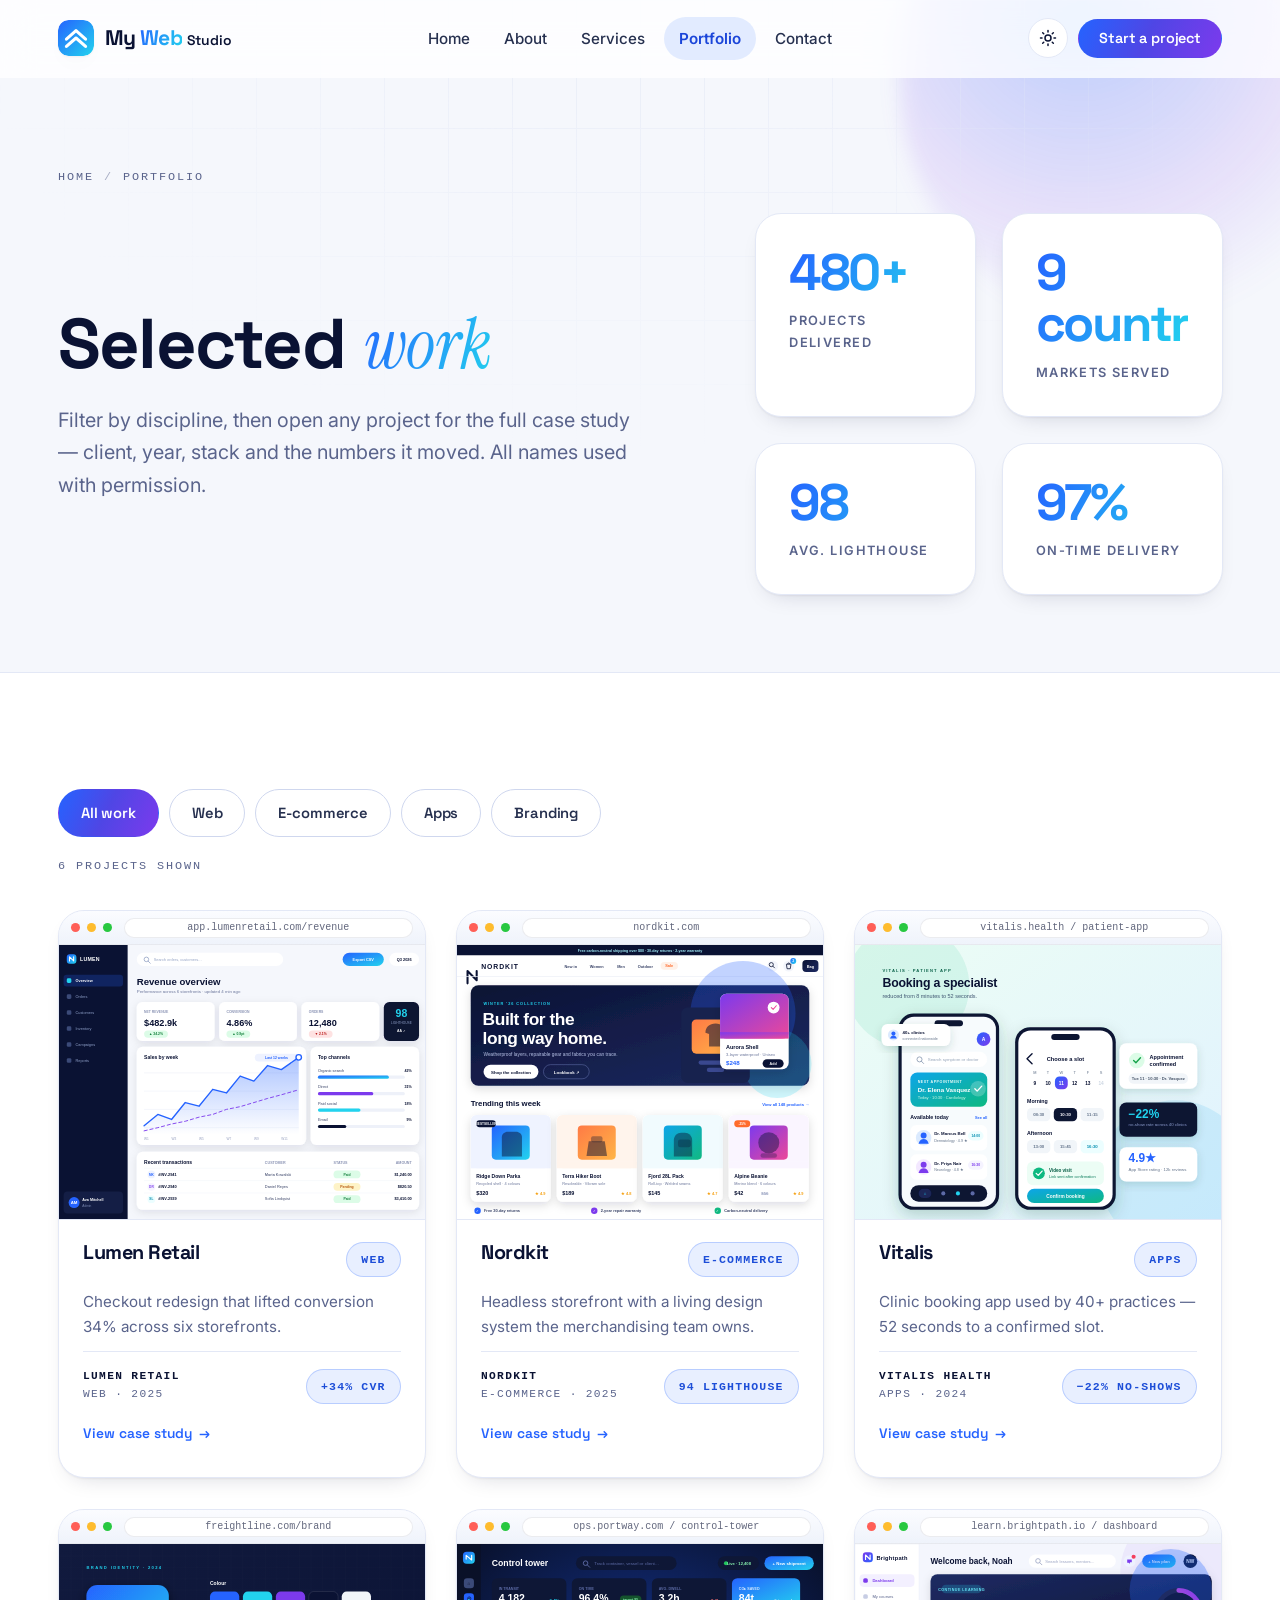
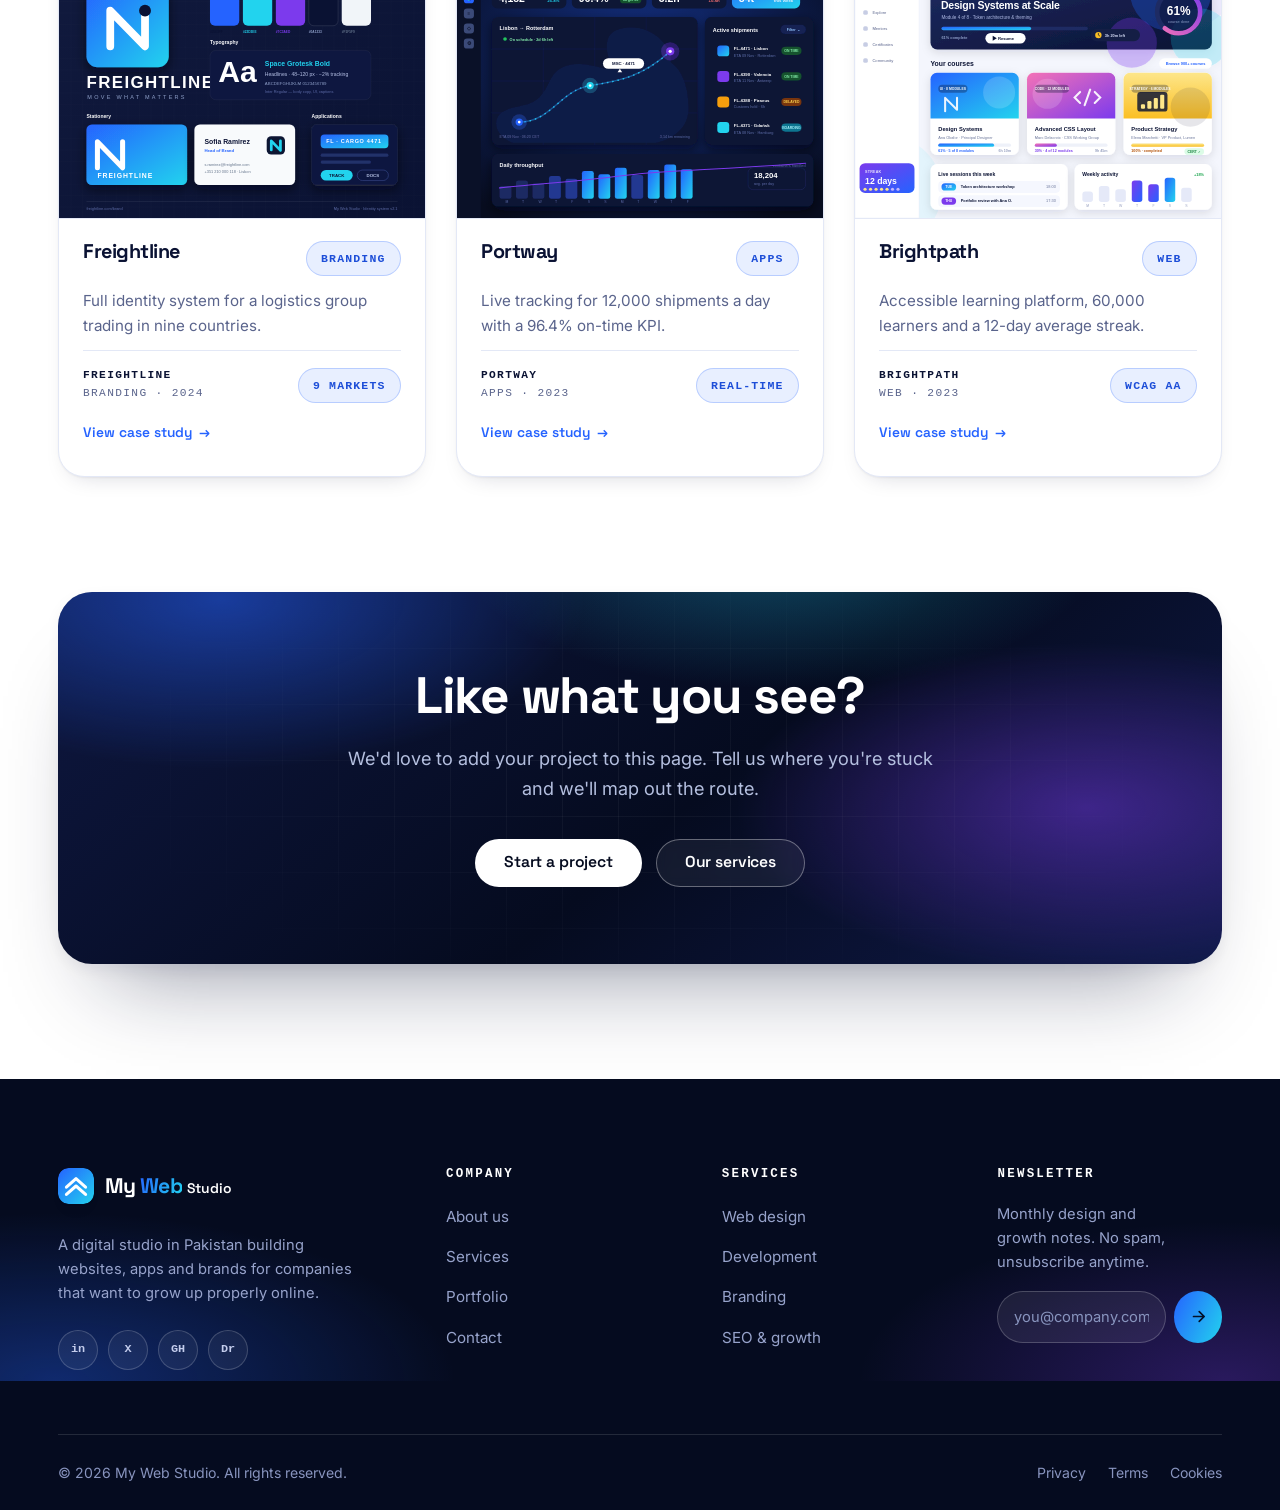
<file: portfolio.html>
<!DOCTYPE html>
<html lang="en" data-theme="light">
<head>
<meta charset="UTF-8">
<meta name="viewport" content="width=device-width, initial-scale=1">
<title>Portfolio — Selected Work by My Web Studio</title>
<meta name="description" content="Case studies and selected projects: web design, e-commerce, mobile apps and brand systems built by My Web Studio.">
<meta name="theme-color" content="#050B1F">
<meta property="og:title" content="Portfolio — Selected Work by My Web Studio">
<meta property="og:description" content="Six case studies across web, e-commerce, apps and branding — with the numbers behind each one.">
<meta property="og:type" content="website">
<meta property="og:site_name" content="My Web Studio">
<meta property="og:image" content="assets/images/og-image.jpg">
<meta property="og:image:alt" content="My Web Studio — digital products, branding and growth studio">
<meta name="twitter:card" content="summary_large_image">
<meta name="twitter:image" content="assets/images/og-image.jpg">
<script type="application/ld+json">
  {"@context":"https://schema.org","@type":"Organization","name":"My Web Studio","url":"https://mywebstudio.pk/","logo":"https://mywebstudio.pk/assets/images/apple-touch-icon.png","description":"Digital studio designing and building websites, apps and brand systems.","email":"hello@mywebstudio.pk","address":{"@type":"PostalAddress","addressCountry":"PK"}}
</script>
<link rel="icon" type="image/svg+xml" href="assets/images/favicon.svg?v=2">
<link rel="apple-touch-icon" href="assets/images/apple-touch-icon.png">
<link rel="preconnect" href="https://fonts.googleapis.com">
<link rel="preconnect" href="https://fonts.gstatic.com" crossorigin>
<link href="https://fonts.googleapis.com/css2?family=Space+Grotesk:wght@500;600;700&family=Inter:wght@400;500;600;700&family=Instrument+Serif:ital@0;1&display=swap" rel="stylesheet">
<link rel="stylesheet" href="css/style.css">
<script>
  try {
    var t = localStorage.getItem('mywebstudio-theme');
    if (t === 'dark' || (!t && window.matchMedia('(prefers-color-scheme: dark)').matches)) {
      document.documentElement.setAttribute('data-theme', 'dark');
    }
  } catch (e) {}
</script>
</head>
<body data-page="portfolio">
<a class="skip-link" href="#main">Skip to main content</a>

<div class="progress" aria-hidden="true"><div class="progress__bar" id="progressBar"></div></div>

<header class="site-header">
  <div class="container nav">
    <a class="brand" href="index.html">
      <img src="assets/images/logo.svg" alt="My Web Studio logo" width="36" height="36">
      <span>My <i>Web</i> <small>Studio</small></span>
    </a>

    <nav class="nav-links" id="navMenu" aria-label="Main navigation">
      <a href="index.html" data-nav="home">Home</a>
      <a href="about.html" data-nav="about">About</a>
      <a href="services.html" data-nav="services">Services</a>
      <a href="portfolio.html" data-nav="portfolio">Portfolio</a>
      <a href="contact.html" data-nav="contact">Contact</a>
      <a class="btn nav-cta-mobile" href="contact.html">Start a project</a>
    </nav>

    <div class="nav-actions">
      <button class="theme-toggle" id="themeToggle" type="button" aria-label="Switch to dark mode" aria-pressed="false">
        <svg class="icon-sun" width="18" height="18" viewBox="0 0 24 24" fill="none" stroke="currentColor" stroke-width="2" stroke-linecap="round" aria-hidden="true" focusable="false"><circle cx="12" cy="12" r="4"/><path d="M12 2v2M12 20v2M4.9 4.9l1.4 1.4M17.7 17.7l1.4 1.4M2 12h2M20 12h2M4.9 19.1l1.4-1.4M17.7 6.3l1.4-1.4"/></svg>
        <svg class="icon-moon" width="18" height="18" viewBox="0 0 24 24" fill="currentColor" aria-hidden="true" focusable="false"><path d="M21 12.8A9 9 0 1 1 11.2 3a7 7 0 0 0 9.8 9.8z"/></svg>
      </button>
      <a class="btn btn--sm nav-cta" href="contact.html">Start a project</a>
      <button class="nav-toggle" id="navToggle" type="button" aria-expanded="false" aria-controls="navMenu" aria-label="Toggle navigation menu">
        <span></span><span></span><span></span>
      </button>
    </div>
  </div>
</header>

<main id="main" tabindex="-1">

  <section class="page-hero">
    <div class="container">
      <nav class="breadcrumb" aria-label="Breadcrumb">
        <a href="index.html">Home</a><span aria-hidden="true">/</span><span>Portfolio</span>
      </nav>
      <div class="page-hero__grid">
        <div>
          <h1>Selected <em class="serif">work</em></h1>
          <p class="page-hero__lede">Filter by discipline, then open any project for the full case study — client, year, stack and the numbers it moved. All names used with permission.</p>
        </div>
        <div class="stats stats--compact reveal">
          <div class="stat">
            <span class="stat__value" data-count="480" data-suffix="+">0</span>
            <span class="stat__label">Projects delivered</span>
          </div>
          <div class="stat">
            <span class="stat__value" data-count="9" data-suffix=" countries">0</span>
            <span class="stat__label">Markets served</span>
          </div>
          <div class="stat">
            <span class="stat__value" data-count="98">0</span>
            <span class="stat__label">Avg. Lighthouse</span>
          </div>
          <div class="stat">
            <span class="stat__value" data-count="97" data-suffix="%">0</span>
            <span class="stat__label">On-time delivery</span>
          </div>
        </div>
      </div>
    </div>
  </section>

  <section class="section">
    <div class="container">

      <div class="filter-bar reveal" role="group" aria-label="Filter projects by category">
        <button type="button" class="is-active" data-filter="all" aria-pressed="true">All work</button>
        <button type="button" data-filter="web" aria-pressed="false">Web</button>
        <button type="button" data-filter="ecommerce" aria-pressed="false">E-commerce</button>
        <button type="button" data-filter="app" aria-pressed="false">Apps</button>
        <button type="button" data-filter="branding" aria-pressed="false">Branding</button>
      </div>
      <p class="filter-status" id="filterStatus" role="status" aria-live="polite">6 projects shown</p>

      <div class="work-grid" id="workGrid">

        <article class="work reveal" data-category="web"
          data-title="Lumen Retail — Checkout redesign"
          data-image="assets/images/project-1.svg"
          data-description="A full checkout and analytics rebuild for a European retailer operating six regional storefronts. We cut load time from 4.1s to 1.2s, unified six themes into one token-based design system, and lifted conversion by 34% in the first quarter."
          data-client="Lumen Retail" data-year="2025" data-discipline="Web · UX · Analytics" data-result="+34% conversion"
          data-tags="Design system|Next.js|CRO|Analytics">
          <div class="work__thumb">
            <div class="browser__bar"><span class="browser__dots" aria-hidden="true"><i></i><i></i><i></i></span><span class="browser__url">app.lumenretail.com/revenue</span></div>
            <div class="browser__view">
              <img src="assets/images/project-1.svg" alt="Lumen Retail revenue analytics dashboard" width="1600" height="1200" loading="lazy">
            </div>
            <span class="work__zoom" aria-hidden="true"><svg width="24" height="24" viewBox="0 0 24 24" fill="none" stroke="currentColor" stroke-width="2.2" stroke-linecap="round" stroke-linejoin="round"><circle cx="11" cy="11" r="7"/><path d="M20 20l-3.5-3.5M11 8v6M8 11h6"/></svg></span>
          </div>
          <div class="work__body">
            <div class="work__top">
              <h2>Lumen Retail</h2>
              <span class="tag">Web</span>
            </div>
            <p>Checkout redesign that lifted conversion 34% across six storefronts.</p>
            <div class="work__meta">
              <div><strong>Lumen Retail</strong><br>Web · 2025</div>
              <span class="tag">+34% CVR</span>
            </div>
            <button class="work__open" type="button" data-lightbox>View case study</button>
          </div>
        </article>

        <article class="work reveal" style="--delay:70ms" data-category="ecommerce"
          data-title="Nordkit — Headless storefront"
          data-image="assets/images/project-2.svg"
          data-description="A headless commerce build with a custom design system, carbon-neutral shipping logic and a continuously running A/B testing programme. Every page holds a 90+ Lighthouse score on mobile, and the merchandising team ships campaign pages without engineering."
          data-client="Nordkit" data-year="2025" data-discipline="E-commerce · Design system" data-result="94 Lighthouse"
          data-tags="Headless commerce|A/B testing|Performance|Shopify">
          <div class="work__thumb">
            <div class="browser__bar"><span class="browser__dots" aria-hidden="true"><i></i><i></i><i></i></span><span class="browser__url">nordkit.com</span></div>
            <div class="browser__view">
              <img src="assets/images/project-2.svg" alt="Nordkit e-commerce storefront design" width="1600" height="1200" loading="lazy">
            </div>
            <span class="work__zoom" aria-hidden="true"><svg width="24" height="24" viewBox="0 0 24 24" fill="none" stroke="currentColor" stroke-width="2.2" stroke-linecap="round" stroke-linejoin="round"><circle cx="11" cy="11" r="7"/><path d="M20 20l-3.5-3.5M11 8v6M8 11h6"/></svg></span>
          </div>
          <div class="work__body">
            <div class="work__top">
              <h2>Nordkit</h2>
              <span class="tag">E-commerce</span>
            </div>
            <p>Headless storefront with a living design system the merchandising team owns.</p>
            <div class="work__meta">
              <div><strong>Nordkit</strong><br>E-commerce · 2025</div>
              <span class="tag">94 Lighthouse</span>
            </div>
            <button class="work__open" type="button" data-lightbox>View case study</button>
          </div>
        </article>

        <article class="work reveal" style="--delay:140ms" data-category="app"
          data-title="Vitalis — Clinic booking app"
          data-image="assets/images/project-3.svg"
          data-description="Patient booking for 40+ clinics: appointment flow, reminder engine and a staff console. Smarter reminder timing and one-tap rescheduling reduced no-shows by 22%, and the whole product ships against WCAG 2.2 AA with a 4.9 App Store rating."
          data-client="Vitalis Health" data-year="2024" data-discipline="Apps · Accessibility" data-result="−22% no-shows"
          data-tags="React Native|WCAG 2.2 AA|Notifications|Design system">
          <div class="work__thumb">
            <div class="browser__bar"><span class="browser__dots" aria-hidden="true"><i></i><i></i><i></i></span><span class="browser__url">vitalis.health / patient-app</span></div>
            <div class="browser__view">
              <img src="assets/images/project-3.svg" alt="Vitalis healthcare booking app screens" width="1600" height="1200" loading="lazy">
            </div>
            <span class="work__zoom" aria-hidden="true"><svg width="24" height="24" viewBox="0 0 24 24" fill="none" stroke="currentColor" stroke-width="2.2" stroke-linecap="round" stroke-linejoin="round"><circle cx="11" cy="11" r="7"/><path d="M20 20l-3.5-3.5M11 8v6M8 11h6"/></svg></span>
          </div>
          <div class="work__body">
            <div class="work__top">
              <h2>Vitalis</h2>
              <span class="tag">Apps</span>
            </div>
            <p>Clinic booking app used by 40+ practices — 52 seconds to a confirmed slot.</p>
            <div class="work__meta">
              <div><strong>Vitalis Health</strong><br>Apps · 2024</div>
              <span class="tag">−22% no-shows</span>
            </div>
            <button class="work__open" type="button" data-lightbox>View case study</button>
          </div>
        </article>

        <article class="work reveal" data-category="branding"
          data-title="Freightline — Brand identity"
          data-image="assets/images/project-4.svg"
          data-description="Positioning, naming refresh, logo system and a 120-page brand guide for a logistics group operating across nine countries. The identity now runs from business cards to livery to the operations console, with a searchable guideline site for local teams."
          data-client="Freightline" data-year="2024" data-discipline="Branding · Guidelines" data-result="9 markets unified"
          data-tags="Positioning|Logo system|Typography|Guideline site">
          <div class="work__thumb">
            <div class="browser__bar"><span class="browser__dots" aria-hidden="true"><i></i><i></i><i></i></span><span class="browser__url">freightline.com/brand</span></div>
            <div class="browser__view">
              <img src="assets/images/project-4.svg" alt="Freightline brand identity guidelines" width="1600" height="1200" loading="lazy">
            </div>
            <span class="work__zoom" aria-hidden="true"><svg width="24" height="24" viewBox="0 0 24 24" fill="none" stroke="currentColor" stroke-width="2.2" stroke-linecap="round" stroke-linejoin="round"><circle cx="11" cy="11" r="7"/><path d="M20 20l-3.5-3.5M11 8v6M8 11h6"/></svg></span>
          </div>
          <div class="work__body">
            <div class="work__top">
              <h2>Freightline</h2>
              <span class="tag">Branding</span>
            </div>
            <p>Full identity system for a logistics group trading in nine countries.</p>
            <div class="work__meta">
              <div><strong>Freightline</strong><br>Branding · 2024</div>
              <span class="tag">9 markets</span>
            </div>
            <button class="work__open" type="button" data-lightbox>View case study</button>
          </div>
        </article>

        <article class="work reveal" style="--delay:70ms" data-category="app"
          data-title="Portway — Logistics control tower"
          data-image="assets/images/project-5.svg"
          data-description="Real-time shipment tracking for a freight operator: live map, driver app and an operations console handling 12,000 shipments a day. Route ETAs now land within 20 minutes of reality, and the on-time KPI sits at 96.4% against a 95% target."
          data-client="Portway" data-year="2023" data-discipline="Apps · Real-time data" data-result="12k shipments/day"
          data-tags="WebSockets|Maps|Real-time|Operations console">
          <div class="work__thumb">
            <div class="browser__bar"><span class="browser__dots" aria-hidden="true"><i></i><i></i><i></i></span><span class="browser__url">ops.portway.com / control-tower</span></div>
            <div class="browser__view">
              <img src="assets/images/project-5.svg" alt="Portway logistics tracking control tower" width="1600" height="1200" loading="lazy">
            </div>
            <span class="work__zoom" aria-hidden="true"><svg width="24" height="24" viewBox="0 0 24 24" fill="none" stroke="currentColor" stroke-width="2.2" stroke-linecap="round" stroke-linejoin="round"><circle cx="11" cy="11" r="7"/><path d="M20 20l-3.5-3.5M11 8v6M8 11h6"/></svg></span>
          </div>
          <div class="work__body">
            <div class="work__top">
              <h2>Portway</h2>
              <span class="tag">Apps</span>
            </div>
            <p>Live tracking for 12,000 shipments a day with a 96.4% on-time KPI.</p>
            <div class="work__meta">
              <div><strong>Portway</strong><br>Apps · 2023</div>
              <span class="tag">Real-time</span>
            </div>
            <button class="work__open" type="button" data-lightbox>View case study</button>
          </div>
        </article>

        <article class="work reveal" style="--delay:140ms" data-category="web"
          data-title="Brightpath — Learning platform"
          data-image="assets/images/project-6.svg"
          data-description="An accessible course platform with progress tracking, live sessions and instructor tools. Built to WCAG 2.2 AA with a keyboard-first navigation model, adopted by 60,000 learners and an average 12-day study streak per active user."
          data-client="Brightpath" data-year="2023" data-discipline="Web · Accessibility" data-result="60k learners"
          data-tags="WCAG 2.2 AA|Progress tracking|Instructor tools|Static + API">
          <div class="work__thumb">
            <div class="browser__bar"><span class="browser__dots" aria-hidden="true"><i></i><i></i><i></i></span><span class="browser__url">learn.brightpath.io / dashboard</span></div>
            <div class="browser__view">
              <img src="assets/images/project-6.svg" alt="Brightpath learning platform dashboard" width="1600" height="1200" loading="lazy">
            </div>
            <span class="work__zoom" aria-hidden="true"><svg width="24" height="24" viewBox="0 0 24 24" fill="none" stroke="currentColor" stroke-width="2.2" stroke-linecap="round" stroke-linejoin="round"><circle cx="11" cy="11" r="7"/><path d="M20 20l-3.5-3.5M11 8v6M8 11h6"/></svg></span>
          </div>
          <div class="work__body">
            <div class="work__top">
              <h2>Brightpath</h2>
              <span class="tag">Web</span>
            </div>
            <p>Accessible learning platform, 60,000 learners and a 12-day average streak.</p>
            <div class="work__meta">
              <div><strong>Brightpath</strong><br>Web · 2023</div>
              <span class="tag">WCAG AA</span>
            </div>
            <button class="work__open" type="button" data-lightbox>View case study</button>
          </div>
        </article>

      </div>
    </div>
  </section>

  <div class="lightbox" id="lightbox" role="dialog" aria-modal="true" aria-labelledby="lightboxTitle" aria-hidden="true">
    <div class="lightbox__dialog" tabindex="-1">
      <button class="lightbox__close" type="button" aria-label="Close project preview"><svg width="18" height="18" viewBox="0 0 24 24" fill="none" stroke="currentColor" stroke-width="2.4" stroke-linecap="round" aria-hidden="true" focusable="false"><path d="M6 6l12 12M18 6L6 18"/></svg></button>
      <img id="lightboxImg" alt="">
      <div class="lightbox__body">
        <span class="tag">Case study</span>
        <h3 id="lightboxTitle">Project</h3>
        <p id="lightboxDesc" class="mb-0"></p>
        <div class="lightbox__tags" id="lightboxTags"></div>
        <dl class="lightbox__facts" id="lightboxFacts">
          <div><dt>Client</dt><dd data-fact="client">—</dd></div>
          <div><dt>Year</dt><dd data-fact="year">—</dd></div>
          <div><dt>Discipline</dt><dd data-fact="discipline">—</dd></div>
          <div><dt>Headline result</dt><dd data-fact="result">—</dd></div>
        </dl>
        <div class="hero__actions">
          <a class="btn" href="contact.html">Start a project like this</a>
          <button class="btn btn--ghost" type="button" data-lightbox-close>Keep browsing</button>
        </div>
      </div>
    </div>
  </div>

  <section class="section section--tight">
    <div class="container">
      <div class="cta reveal">
        <h2>Like what you see?</h2>
        <p>We'd love to add your project to this page. Tell us where you're stuck and we'll map out the route.</p>
        <div class="hero__actions">
          <a class="btn btn--light" href="contact.html">Start a project</a>
          <a class="btn btn--on-dark" href="services.html">Our services</a>
        </div>
      </div>
    </div>
  </section>

</main>

<footer class="site-footer">
  <div class="container">
    <div class="footer-grid">
      <div class="footer-about">
        <a class="brand" href="index.html">
          <img src="assets/images/logo.svg" alt="My Web Studio logo" width="36" height="36">
          <span>My <i>Web</i> <small>Studio</small></span>
        </a>
        <p>A digital studio in Pakistan building websites, apps and brands for companies that want to grow up properly online.</p>
        <div class="socials">
          <a href="https://www.linkedin.com/" target="_blank" rel="noopener" title="My Web Studio on LinkedIn"><span aria-hidden="true">in</span></a>
          <a href="https://x.com/" target="_blank" rel="noopener" title="My Web Studio on X"><span aria-hidden="true">X</span></a>
          <a href="https://github.com/" target="_blank" rel="noopener" title="My Web Studio on GitHub"><span aria-hidden="true">GH</span></a>
          <a href="https://dribbble.com/" target="_blank" rel="noopener" title="My Web Studio on Dribbble"><span aria-hidden="true">Dr</span></a>
        </div>
      </div>

      <div>
        <h3>Company</h3>
        <ul>
          <li><a href="about.html">About us</a></li>
          <li><a href="services.html">Services</a></li>
          <li><a href="portfolio.html">Portfolio</a></li>
          <li><a href="contact.html">Contact</a></li>
        </ul>
      </div>

      <div>
        <h3>Services</h3>
        <ul>
          <li><a href="services.html">Web design</a></li>
          <li><a href="services.html">Development</a></li>
          <li><a href="services.html">Branding</a></li>
          <li><a href="services.html">SEO &amp; growth</a></li>
        </ul>
      </div>

      <div>
        <h3>Newsletter</h3>
        <p>Monthly design and growth notes. No spam, unsubscribe anytime.</p>
        <form class="newsletter" id="newsletterForm" novalidate>
          <label class="sr-only" for="newsletterEmail">Email address</label>
          <input type="email" id="newsletterEmail" placeholder="you@company.com" autocomplete="email">
          <button type="submit" aria-label="Subscribe"><svg width="17" height="17" viewBox="0 0 24 24" fill="none" stroke="currentColor" stroke-width="2.4" stroke-linecap="round" stroke-linejoin="round" aria-hidden="true" focusable="false"><path d="M5 12h14M13 5l7 7-7 7"/></svg></button>
          <span class="error">Please enter a valid email address.</span>
        </form>
      </div>
    </div>

    <div class="footer-bottom">
      <p class="mb-0">© <span data-year>2026</span> My Web Studio. All rights reserved.</p>
      <ul>
        <li><a href="contact.html">Privacy</a></li>
        <li><a href="contact.html">Terms</a></li>
        <li><a href="contact.html">Cookies</a></li>
      </ul>
    </div>
  </div>
</footer>

<button class="to-top" id="toTop" type="button" aria-label="Scroll back to top"><svg width="22" height="22" viewBox="0 0 24 24" fill="none" stroke="currentColor" stroke-width="2.4" stroke-linecap="round" stroke-linejoin="round" aria-hidden="true" focusable="false"><path d="M12 19V5M5 12l7-7 7 7"/></svg></button>

<script src="js/main.js"></script>
</body>
</html>
</file>
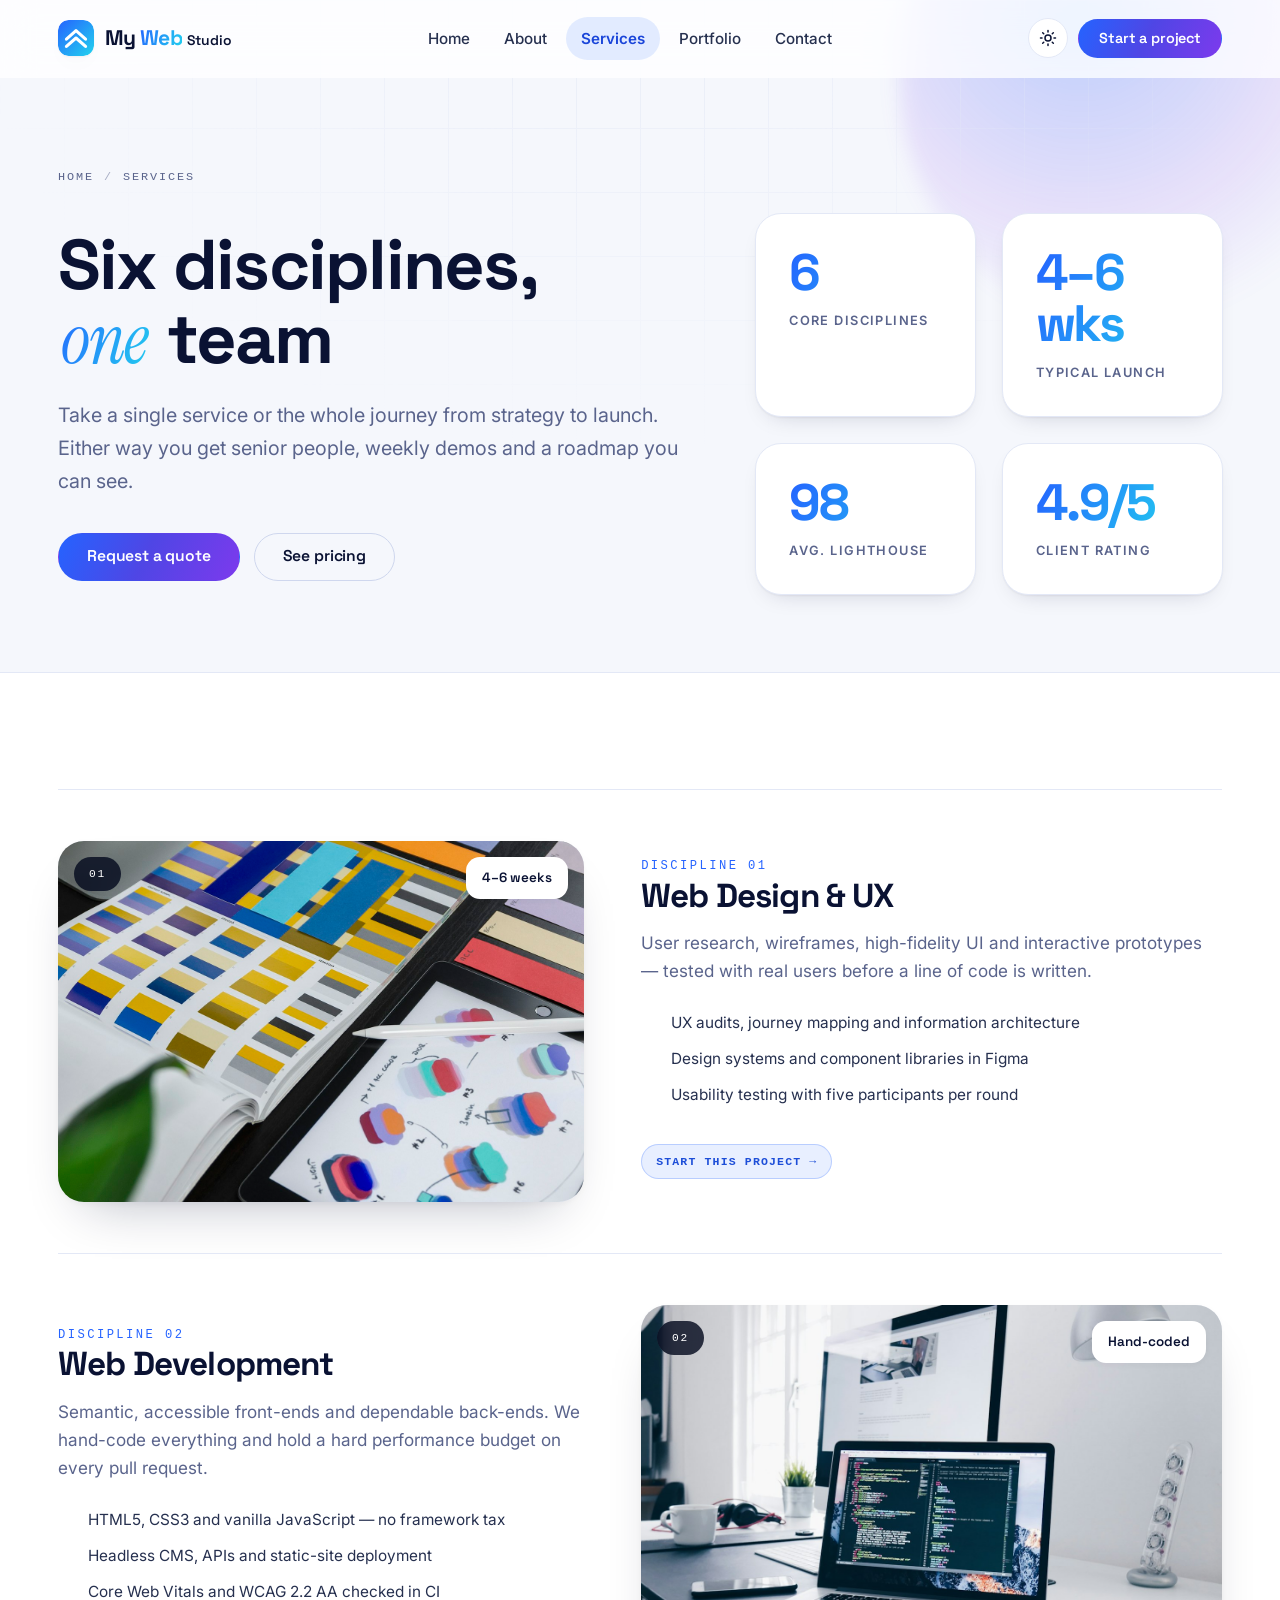
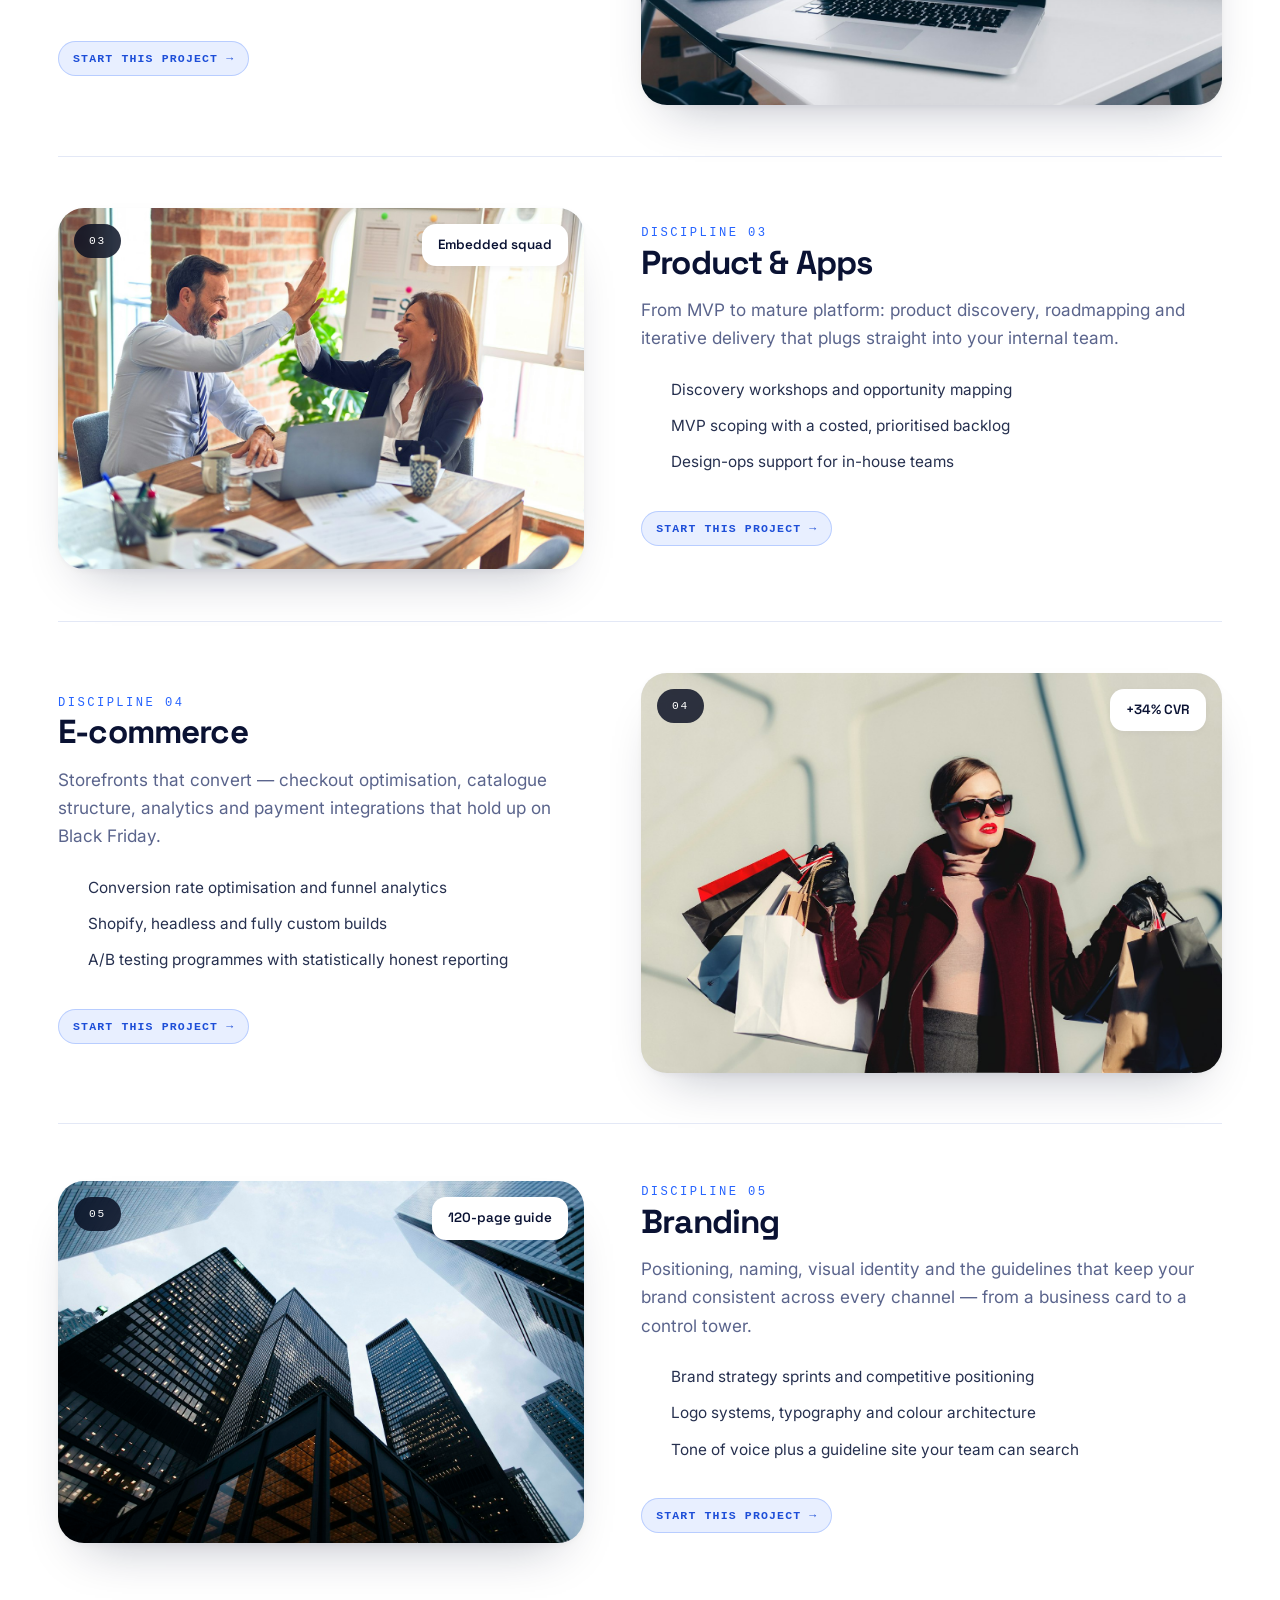
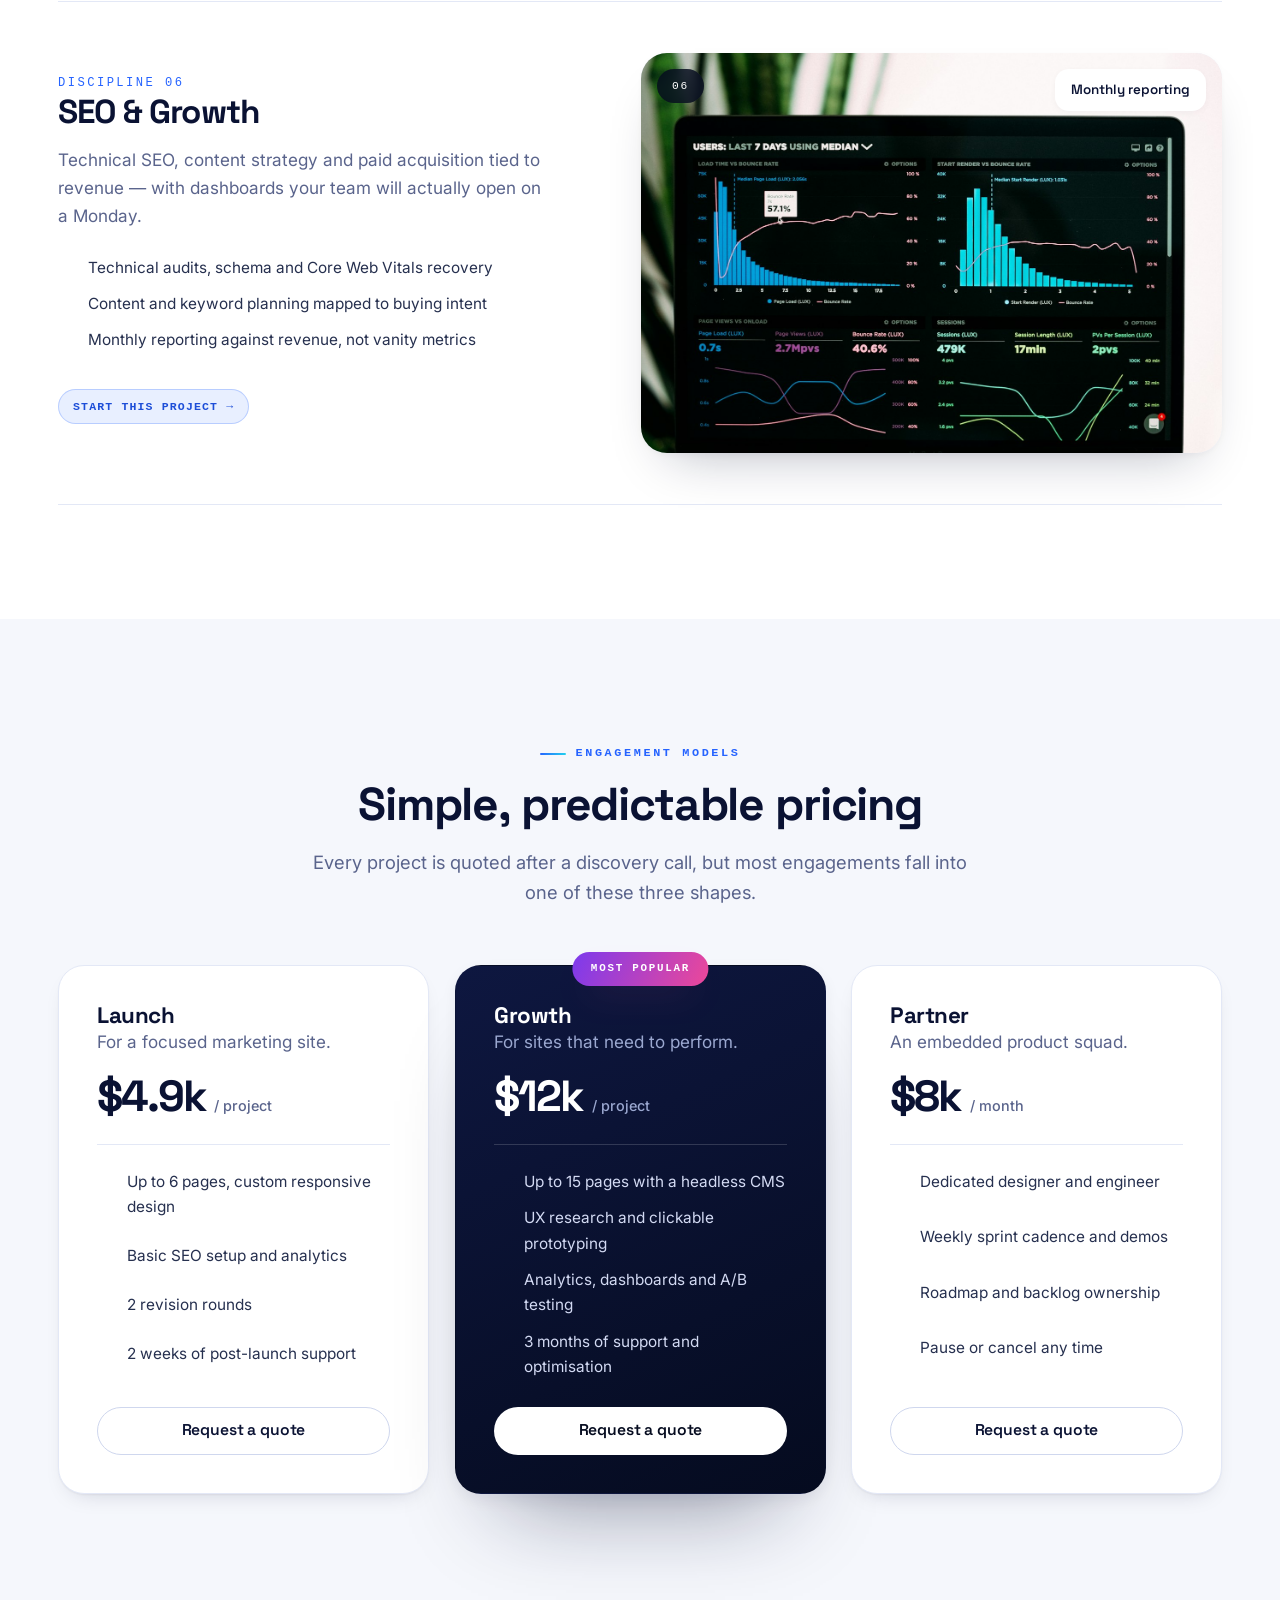
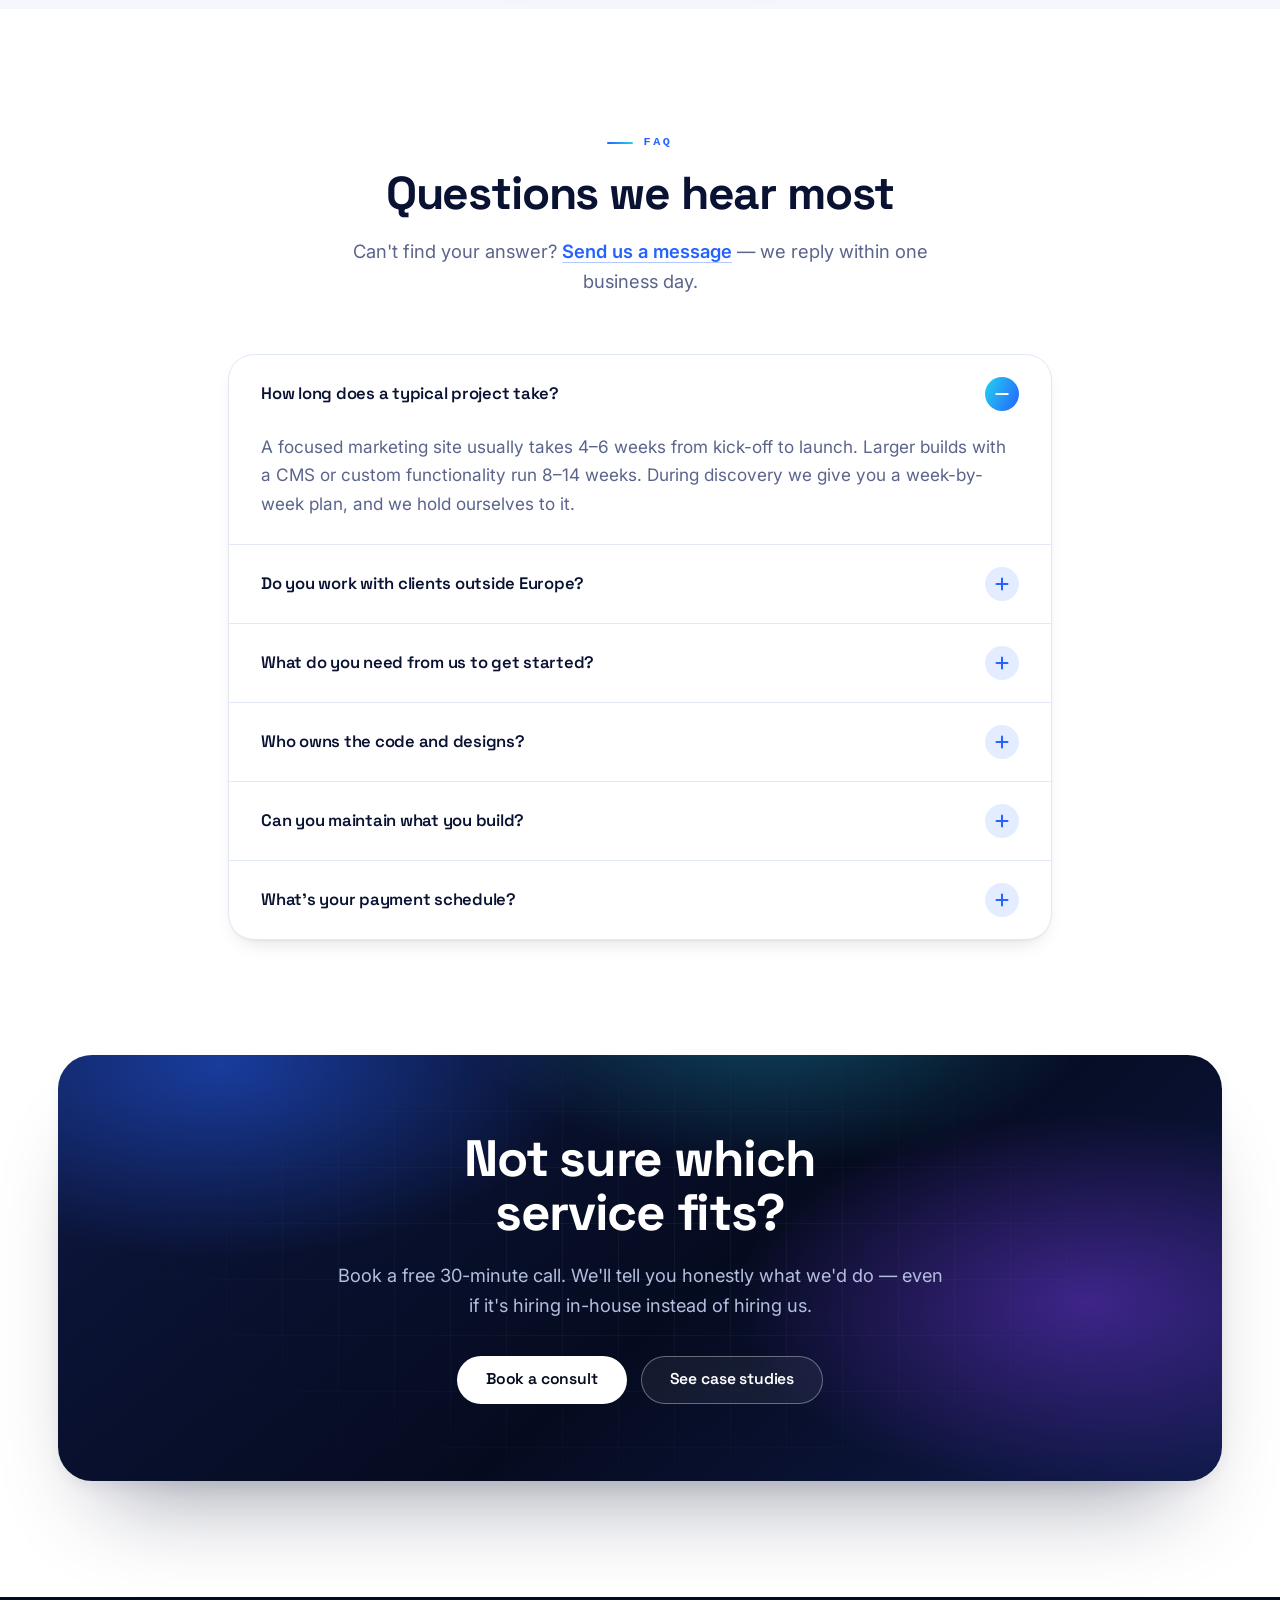
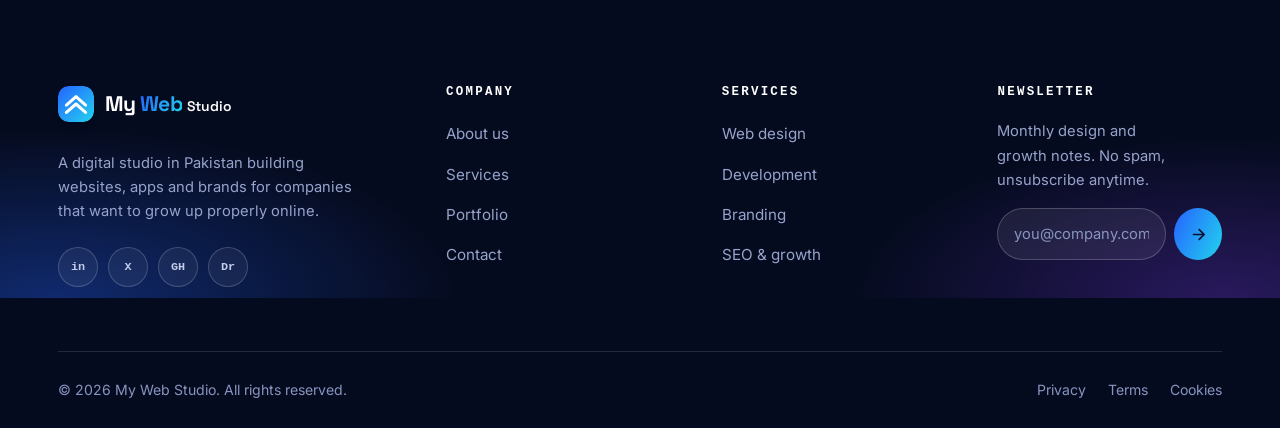
<file: services.html>
<!DOCTYPE html>
<html lang="en" data-theme="light">
<head>
<meta charset="UTF-8">
<meta name="viewport" content="width=device-width, initial-scale=1">
<title>Services — My Web Studio Digital Studio</title>
<meta name="description" content="Web design, development, branding, e-commerce, SEO and product strategy services from the My Web Studio studio.">
<meta name="theme-color" content="#050B1F">
<meta property="og:title" content="Services — My Web Studio Digital Studio">
<meta property="og:description" content="Six disciplines, one accountable team. Take a single service or the whole journey from strategy to launch.">
<meta property="og:type" content="website">
<meta property="og:site_name" content="My Web Studio">
<meta property="og:image" content="assets/images/og-image.jpg">
<meta property="og:image:alt" content="My Web Studio — digital products, branding and growth studio">
<meta name="twitter:card" content="summary_large_image">
<meta name="twitter:image" content="assets/images/og-image.jpg">
<script type="application/ld+json">
  {"@context":"https://schema.org","@type":"Organization","name":"My Web Studio","url":"https://mywebstudio.pk/","logo":"https://mywebstudio.pk/assets/images/apple-touch-icon.png","description":"Digital studio designing and building websites, apps and brand systems.","email":"hello@mywebstudio.pk","address":{"@type":"PostalAddress","addressCountry":"PK"}}
</script>
<link rel="icon" type="image/svg+xml" href="assets/images/favicon.svg?v=2">
<link rel="apple-touch-icon" href="assets/images/apple-touch-icon.png">
<link rel="preconnect" href="https://fonts.googleapis.com">
<link rel="preconnect" href="https://fonts.gstatic.com" crossorigin>
<link href="https://fonts.googleapis.com/css2?family=Space+Grotesk:wght@500;600;700&family=Inter:wght@400;500;600;700&family=Instrument+Serif:ital@0;1&display=swap" rel="stylesheet">
<link rel="stylesheet" href="css/style.css">
<script>
  try {
    var t = localStorage.getItem('mywebstudio-theme');
    if (t === 'dark' || (!t && window.matchMedia('(prefers-color-scheme: dark)').matches)) {
      document.documentElement.setAttribute('data-theme', 'dark');
    }
  } catch (e) {}
</script>
</head>
<body data-page="services">
<a class="skip-link" href="#main">Skip to main content</a>

<div class="progress" aria-hidden="true"><div class="progress__bar" id="progressBar"></div></div>

<header class="site-header">
  <div class="container nav">
    <a class="brand" href="index.html">
      <img src="assets/images/logo.svg" alt="My Web Studio logo" width="36" height="36">
      <span>My <i>Web</i> <small>Studio</small></span>
    </a>

    <nav class="nav-links" id="navMenu" aria-label="Main navigation">
      <a href="index.html" data-nav="home">Home</a>
      <a href="about.html" data-nav="about">About</a>
      <a href="services.html" data-nav="services">Services</a>
      <a href="portfolio.html" data-nav="portfolio">Portfolio</a>
      <a href="contact.html" data-nav="contact">Contact</a>
      <a class="btn nav-cta-mobile" href="contact.html">Start a project</a>
    </nav>

    <div class="nav-actions">
      <button class="theme-toggle" id="themeToggle" type="button" aria-label="Switch to dark mode" aria-pressed="false">
        <svg class="icon-sun" width="18" height="18" viewBox="0 0 24 24" fill="none" stroke="currentColor" stroke-width="2" stroke-linecap="round" aria-hidden="true" focusable="false"><circle cx="12" cy="12" r="4"/><path d="M12 2v2M12 20v2M4.9 4.9l1.4 1.4M17.7 17.7l1.4 1.4M2 12h2M20 12h2M4.9 19.1l1.4-1.4M17.7 6.3l1.4-1.4"/></svg>
        <svg class="icon-moon" width="18" height="18" viewBox="0 0 24 24" fill="currentColor" aria-hidden="true" focusable="false"><path d="M21 12.8A9 9 0 1 1 11.2 3a7 7 0 0 0 9.8 9.8z"/></svg>
      </button>
      <a class="btn btn--sm nav-cta" href="contact.html">Start a project</a>
      <button class="nav-toggle" id="navToggle" type="button" aria-expanded="false" aria-controls="navMenu" aria-label="Toggle navigation menu">
        <span></span><span></span><span></span>
      </button>
    </div>
  </div>
</header>

<main id="main" tabindex="-1">

  <section class="page-hero">
    <div class="container">
      <nav class="breadcrumb" aria-label="Breadcrumb">
        <a href="index.html">Home</a><span aria-hidden="true">/</span><span>Services</span>
      </nav>
      <div class="page-hero__grid">
        <div>
          <h1>Six disciplines, <em class="serif">one</em> team</h1>
          <p class="page-hero__lede">Take a single service or the whole journey from strategy to launch. Either way you get senior people, weekly demos and a roadmap you can see.</p>
          <div class="hero__actions">
            <a class="btn" href="contact.html">Request a quote</a>
            <a class="btn btn--ghost" href="#pricing">See pricing</a>
          </div>
        </div>
        <div class="stats stats--compact reveal">
          <div class="stat">
            <span class="stat__value" data-count="6">0</span>
            <span class="stat__label">Core disciplines</span>
          </div>
          <div class="stat">
            <span class="stat__value" data-count="4" data-suffix="–6 wks">0</span>
            <span class="stat__label">Typical launch</span>
          </div>
          <div class="stat">
            <span class="stat__value" data-count="98">0</span>
            <span class="stat__label">Avg. Lighthouse</span>
          </div>
          <div class="stat">
            <span class="stat__value" data-count="4.9" data-decimals="1" data-suffix="/5">0</span>
            <span class="stat__label">Client rating</span>
          </div>
        </div>
      </div>
    </div>
  </section>

  <section class="section">
    <div class="container">

      <div class="service-row reveal">
        <div class="service-row__media">
          <span class="service-row__index">01</span>
          <span class="service-row__badge">4–6 weeks</span>
          <img src="assets/images/photo-designer.jpg" alt="Designer's desk with interface sketches and tools" width="900" height="620" loading="lazy">
        </div>
        <div>
          <span class="service-row__num">Discipline 01</span>
          <h2>Web Design &amp; UX</h2>
          <p>User research, wireframes, high-fidelity UI and interactive prototypes — tested with real users before a line of code is written.</p>
          <ul class="list-check">
            <li>UX audits, journey mapping and information architecture</li>
            <li>Design systems and component libraries in Figma</li>
            <li>Usability testing with five participants per round</li>
          </ul>
          <div class="hero__actions"><a class="tag" href="contact.html">Start this project →</a></div>
        </div>
      </div>

      <div class="service-row service-row--flip reveal">
        <div class="service-row__media">
          <span class="service-row__index">02</span>
          <span class="service-row__badge">Hand-coded</span>
          <img src="assets/images/photo-laptop-ui.jpg" alt="Laptop showing a user interface being built" width="900" height="620" loading="lazy">
        </div>
        <div>
          <span class="service-row__num">Discipline 02</span>
          <h2>Web Development</h2>
          <p>Semantic, accessible front-ends and dependable back-ends. We hand-code everything and hold a hard performance budget on every pull request.</p>
          <ul class="list-check">
            <li>HTML5, CSS3 and vanilla JavaScript — no framework tax</li>
            <li>Headless CMS, APIs and static-site deployment</li>
            <li>Core Web Vitals and WCAG 2.2 AA checked in CI</li>
          </ul>
          <div class="hero__actions"><a class="tag" href="contact.html">Start this project →</a></div>
        </div>
      </div>

      <div class="service-row reveal">
        <div class="service-row__media">
          <span class="service-row__index">03</span>
          <span class="service-row__badge">Embedded squad</span>
          <img src="assets/images/photo-meeting.jpg" alt="Product discovery workshop with a client team" width="900" height="620" loading="lazy">
        </div>
        <div>
          <span class="service-row__num">Discipline 03</span>
          <h2>Product &amp; Apps</h2>
          <p>From MVP to mature platform: product discovery, roadmapping and iterative delivery that plugs straight into your internal team.</p>
          <ul class="list-check">
            <li>Discovery workshops and opportunity mapping</li>
            <li>MVP scoping with a costed, prioritised backlog</li>
            <li>Design-ops support for in-house teams</li>
          </ul>
          <div class="hero__actions"><a class="tag" href="contact.html">Start this project →</a></div>
        </div>
      </div>

      <div class="service-row service-row--flip reveal">
        <div class="service-row__media">
          <span class="service-row__index">04</span>
          <span class="service-row__badge">+34% CVR</span>
          <img src="assets/images/photo-fashion.jpg" alt="Fashion retail display representing e-commerce" width="900" height="620" loading="lazy">
        </div>
        <div>
          <span class="service-row__num">Discipline 04</span>
          <h2>E-commerce</h2>
          <p>Storefronts that convert — checkout optimisation, catalogue structure, analytics and payment integrations that hold up on Black Friday.</p>
          <ul class="list-check">
            <li>Conversion rate optimisation and funnel analytics</li>
            <li>Shopify, headless and fully custom builds</li>
            <li>A/B testing programmes with statistically honest reporting</li>
          </ul>
          <div class="hero__actions"><a class="tag" href="contact.html">Start this project →</a></div>
        </div>
      </div>

      <div class="service-row reveal">
        <div class="service-row__media">
          <span class="service-row__index">05</span>
          <span class="service-row__badge">120-page guide</span>
          <img src="assets/images/photo-architecture.jpg" alt="Modern architecture representing brand systems" width="900" height="620" loading="lazy">
        </div>
        <div>
          <span class="service-row__num">Discipline 05</span>
          <h2>Branding</h2>
          <p>Positioning, naming, visual identity and the guidelines that keep your brand consistent across every channel — from a business card to a control tower.</p>
          <ul class="list-check">
            <li>Brand strategy sprints and competitive positioning</li>
            <li>Logo systems, typography and colour architecture</li>
            <li>Tone of voice plus a guideline site your team can search</li>
          </ul>
          <div class="hero__actions"><a class="tag" href="contact.html">Start this project →</a></div>
        </div>
      </div>

      <div class="service-row service-row--flip reveal">
        <div class="service-row__media">
          <span class="service-row__index">06</span>
          <span class="service-row__badge">Monthly reporting</span>
          <img src="assets/images/photo-analytics.jpg" alt="Analytics dashboard on a laptop screen" width="900" height="620" loading="lazy">
        </div>
        <div>
          <span class="service-row__num">Discipline 06</span>
          <h2>SEO &amp; Growth</h2>
          <p>Technical SEO, content strategy and paid acquisition tied to revenue — with dashboards your team will actually open on a Monday.</p>
          <ul class="list-check">
            <li>Technical audits, schema and Core Web Vitals recovery</li>
            <li>Content and keyword planning mapped to buying intent</li>
            <li>Monthly reporting against revenue, not vanity metrics</li>
          </ul>
          <div class="hero__actions"><a class="tag" href="contact.html">Start this project →</a></div>
        </div>
      </div>

    </div>
  </section>

  <section class="section section--alt" id="pricing">
    <div class="container">
      <div class="section-head section-head--center reveal">
        <span class="eyebrow">Engagement models</span>
        <h2>Simple, predictable pricing</h2>
        <p>Every project is quoted after a discovery call, but most engagements fall into one of these three shapes.</p>
      </div>

      <div class="plans">
        <article class="plan reveal">
          <h3>Launch</h3>
          <p class="muted">For a focused marketing site.</p>
          <div class="plan-price">$4.9k <small>/ project</small></div>
          <ul class="list-check">
            <li>Up to 6 pages, custom responsive design</li>
            <li>Basic SEO setup and analytics</li>
            <li>2 revision rounds</li>
            <li>2 weeks of post-launch support</li>
          </ul>
          <a class="btn btn--ghost btn--block" href="contact.html">Request a quote</a>
        </article>

        <article class="plan plan--featured reveal" style="--delay:90ms">
          <span class="plan-flag">Most popular</span>
          <h3>Growth</h3>
          <p class="muted">For sites that need to perform.</p>
          <div class="plan-price">$12k <small>/ project</small></div>
          <ul class="list-check">
            <li>Up to 15 pages with a headless CMS</li>
            <li>UX research and clickable prototyping</li>
            <li>Analytics, dashboards and A/B testing</li>
            <li>3 months of support and optimisation</li>
          </ul>
          <a class="btn btn--light btn--block" href="contact.html">Request a quote</a>
        </article>

        <article class="plan reveal" style="--delay:180ms">
          <h3>Partner</h3>
          <p class="muted">An embedded product squad.</p>
          <div class="plan-price">$8k <small>/ month</small></div>
          <ul class="list-check">
            <li>Dedicated designer and engineer</li>
            <li>Weekly sprint cadence and demos</li>
            <li>Roadmap and backlog ownership</li>
            <li>Pause or cancel any time</li>
          </ul>
          <a class="btn btn--ghost btn--block" href="contact.html">Request a quote</a>
        </article>
      </div>
    </div>
  </section>

  <section class="section">
    <div class="container container--narrow">
      <div class="section-head section-head--center reveal">
        <span class="eyebrow">FAQ</span>
        <h2>Questions we hear most</h2>
        <p>Can't find your answer? <a class="link" href="contact.html">Send us a message</a> — we reply within one business day.</p>
      </div>

      <div class="accordion reveal" id="faq">
        <div class="acc-item is-open">
          <h3 class="mt-0 mb-0">
            <button class="acc-trigger" type="button">
              How long does a typical project take?
              <span class="acc-icon" aria-hidden="true"></span>
            </button>
          </h3>
          <div class="acc-panel">
            <div>
              <p>A focused marketing site usually takes 4–6 weeks from kick-off to launch. Larger builds with a CMS or custom functionality run 8–14 weeks. During discovery we give you a week-by-week plan, and we hold ourselves to it.</p>
            </div>
          </div>
        </div>

        <div class="acc-item">
          <h3 class="mt-0 mb-0">
            <button class="acc-trigger" type="button">
              Do you work with clients outside Europe?
              <span class="acc-icon" aria-hidden="true"></span>
            </button>
          </h3>
          <div class="acc-panel">
            <div>
              <p>Yes — about half of our clients are in North America. We keep a four-hour overlap window with your working day, run weekly demos on video, and document everything in your project workspace so nothing lives only in a meeting.</p>
            </div>
          </div>
        </div>

        <div class="acc-item">
          <h3 class="mt-0 mb-0">
            <button class="acc-trigger" type="button">
              What do you need from us to get started?
              <span class="acc-icon" aria-hidden="true"></span>
            </button>
          </h3>
          <div class="acc-panel">
            <div>
              <p>A decision-maker for the kick-off workshop, access to any existing analytics or brand assets, and honest answers about budget and deadlines. If you're missing brand materials, that's fine — brand work can be the first sprint.</p>
            </div>
          </div>
        </div>

        <div class="acc-item">
          <h3 class="mt-0 mb-0">
            <button class="acc-trigger" type="button">
              Who owns the code and designs?
              <span class="acc-icon" aria-hidden="true"></span>
            </button>
          </h3>
          <div class="acc-panel">
            <div>
              <p>You do, in full, on final payment. Repositories are in your organisation from day one, design files are transferred, and we provide documentation plus a recorded handover session so your team can run without us.</p>
            </div>
          </div>
        </div>

        <div class="acc-item">
          <h3 class="mt-0 mb-0">
            <button class="acc-trigger" type="button">
              Can you maintain what you build?
              <span class="acc-icon" aria-hidden="true"></span>
            </button>
          </h3>
          <div class="acc-panel">
            <div>
              <p>Absolutely. Care plans start at $450/month and include monitoring, security patches, uptime alerts, minor content changes and two hours of development time. You can also take the keys and self-manage — your choice, no lock-in.</p>
            </div>
          </div>
        </div>

        <div class="acc-item">
          <h3 class="mt-0 mb-0">
            <button class="acc-trigger" type="button">
              What's your payment schedule?
              <span class="acc-icon" aria-hidden="true"></span>
            </button>
          </h3>
          <div class="acc-panel">
            <div>
              <p>40% to reserve the project slot, 30% at design sign-off, 30% before launch. Retainers are billed monthly in advance. No hidden fees, and any out-of-scope work is quoted before we touch it.</p>
            </div>
          </div>
        </div>
      </div>
    </div>
  </section>

  <section class="section section--tight">
    <div class="container">
      <div class="cta reveal">
        <h2>Not sure which service fits?</h2>
        <p>Book a free 30-minute call. We'll tell you honestly what we'd do — even if it's hiring in-house instead of hiring us.</p>
        <div class="hero__actions">
          <a class="btn btn--light" href="contact.html">Book a consult</a>
          <a class="btn btn--on-dark" href="portfolio.html">See case studies</a>
        </div>
      </div>
    </div>
  </section>

</main>

<footer class="site-footer">
  <div class="container">
    <div class="footer-grid">
      <div class="footer-about">
        <a class="brand" href="index.html">
          <img src="assets/images/logo.svg" alt="My Web Studio logo" width="36" height="36">
          <span>My <i>Web</i> <small>Studio</small></span>
        </a>
        <p>A digital studio in Pakistan building websites, apps and brands for companies that want to grow up properly online.</p>
        <div class="socials">
          <a href="https://www.linkedin.com/" target="_blank" rel="noopener" title="My Web Studio on LinkedIn"><span aria-hidden="true">in</span></a>
          <a href="https://x.com/" target="_blank" rel="noopener" title="My Web Studio on X"><span aria-hidden="true">X</span></a>
          <a href="https://github.com/" target="_blank" rel="noopener" title="My Web Studio on GitHub"><span aria-hidden="true">GH</span></a>
          <a href="https://dribbble.com/" target="_blank" rel="noopener" title="My Web Studio on Dribbble"><span aria-hidden="true">Dr</span></a>
        </div>
      </div>

      <div>
        <h3>Company</h3>
        <ul>
          <li><a href="about.html">About us</a></li>
          <li><a href="services.html">Services</a></li>
          <li><a href="portfolio.html">Portfolio</a></li>
          <li><a href="contact.html">Contact</a></li>
        </ul>
      </div>

      <div>
        <h3>Services</h3>
        <ul>
          <li><a href="services.html">Web design</a></li>
          <li><a href="services.html">Development</a></li>
          <li><a href="services.html">Branding</a></li>
          <li><a href="services.html">SEO &amp; growth</a></li>
        </ul>
      </div>

      <div>
        <h3>Newsletter</h3>
        <p>Monthly design and growth notes. No spam, unsubscribe anytime.</p>
        <form class="newsletter" id="newsletterForm" novalidate>
          <label class="sr-only" for="newsletterEmail">Email address</label>
          <input type="email" id="newsletterEmail" placeholder="you@company.com" autocomplete="email">
          <button type="submit" aria-label="Subscribe"><svg width="17" height="17" viewBox="0 0 24 24" fill="none" stroke="currentColor" stroke-width="2.4" stroke-linecap="round" stroke-linejoin="round" aria-hidden="true" focusable="false"><path d="M5 12h14M13 5l7 7-7 7"/></svg></button>
          <span class="error">Please enter a valid email address.</span>
        </form>
      </div>
    </div>

    <div class="footer-bottom">
      <p class="mb-0">© <span data-year>2026</span> My Web Studio. All rights reserved.</p>
      <ul>
        <li><a href="contact.html">Privacy</a></li>
        <li><a href="contact.html">Terms</a></li>
        <li><a href="contact.html">Cookies</a></li>
      </ul>
    </div>
  </div>
</footer>

<button class="to-top" id="toTop" type="button" aria-label="Scroll back to top"><svg width="22" height="22" viewBox="0 0 24 24" fill="none" stroke="currentColor" stroke-width="2.4" stroke-linecap="round" stroke-linejoin="round" aria-hidden="true" focusable="false"><path d="M12 19V5M5 12l7-7 7 7"/></svg></button>

<script src="js/main.js"></script>
</body>
</html>
</file>
<file: css/style.css>
*,
*::before,
*::after { box-sizing: border-box; }

* { margin: 0; }

html {
  -webkit-text-size-adjust: 100%;
  scroll-behavior: smooth;
  scroll-padding-top: 96px;
}

body {
  font-family: var(--body);
  font-size: clamp(1rem, .35vw + .93rem, 1.075rem);
  line-height: 1.65;
  color: var(--text);
  background: var(--paper);
  -webkit-font-smoothing: antialiased;
  -moz-osx-font-smoothing: grayscale;
  overflow-x: hidden;
  transition: background-color .4s ease, color .4s ease;
}

img, svg, video, canvas { display: block; max-width: 100%; }

img { height: auto; }

button, input, select, textarea { font: inherit; color: inherit; }

button { background: none; border: 0; cursor: pointer; }

a { color: inherit; text-decoration: none; }

ul, ol { list-style: none; padding: 0; }

h1, h2, h3, h4, h5 {
  font-family: var(--display);
  font-weight: 700;
  line-height: 1.06;
  letter-spacing: -.025em;
  text-wrap: balance;
}

p { text-wrap: pretty; }

:focus-visible {
  outline: 3px solid var(--blue);
  outline-offset: 3px;
  border-radius: 6px;
}

::selection { background: var(--blue); color: #fff; }

:root {

  --display: 'Space Grotesk', 'Segoe UI', system-ui, sans-serif;
  --body: 'Inter', system-ui, -apple-system, 'Segoe UI', sans-serif;
  --serif: 'Instrument Serif', Georgia, 'Times New Roman', serif;
  --mono: ui-monospace, 'SF Mono', 'Cascadia Mono', Menlo, Consolas, monospace;

  --navy: #0A1233;
  --navy-900: #050B1F;
  --navy-800: #0E1740;
  --navy-700: #141E45;
  --blue: #2563FF;
  --blue-deep: #1D4ED8;
  --tag-fg: #1D4ED8;
  --cyan: #22D3EE;
  --violet: #7C3AED;

  --grad: linear-gradient(115deg, #2563FF 0%, #4F46E5 48%, #7C3AED 100%);
  --grad-cool: linear-gradient(115deg, #2563FF 0%, #22D3EE 100%);
  --grad-warm: linear-gradient(115deg, #7C3AED 0%, #EC4899 100%);

  --paper: #ffffff;
  --paper-2: #F5F7FC;
  --paper-3: #ECF0FA;
  --text: #0A1233;
  --text-2: #26304F;
  --muted: #5A648C;
  --line: #E3E8F6;
  --line-strong: #CFD7EE;

  --sh-1: 0 1px 2px rgba(10,18,51,.05), 0 10px 24px -14px rgba(10,18,51,.22);
  --sh-2: 0 2px 6px rgba(10,18,51,.04), 0 26px 52px -28px rgba(10,18,51,.32);
  --sh-3: 0 6px 16px rgba(10,18,51,.06), 0 56px 90px -48px rgba(10,18,51,.45);
  --sh-glow: 0 24px 60px -24px rgba(37,99,255,.55);

  --r-xs: 8px;
  --r-sm: 12px;
  --r: 18px;
  --r-lg: 26px;
  --r-xl: 34px;

  --container: 1260px;
  --gutter: clamp(20px, 4vw, 48px);
  --header-h: 78px;
  --section-y: clamp(72px, 9vw, 132px);
}

[data-theme="dark"] {
  --paper: #050B1F;
  --paper-2: #0A1233;
  --paper-3: #0E1740;
  --text: #F1F4FF;
  --text-2: #C7D0EE;
  --muted: #93A0C8;
  --tag-fg: #5B8CFF;
  --line: #1D2855;
  --line-strong: #2A3870;
  --sh-1: 0 1px 2px rgba(0,0,0,.4), 0 10px 24px -14px rgba(0,0,0,.7);
  --sh-2: 0 2px 6px rgba(0,0,0,.35), 0 26px 52px -28px rgba(0,0,0,.8);
  --sh-3: 0 6px 16px rgba(0,0,0,.4), 0 56px 90px -48px rgba(0,0,0,.9);
}

.container {
  width: 100%;
  max-width: var(--container);
  margin-inline: auto;
  padding-inline: var(--gutter);
}

.section { padding-block: var(--section-y); }

.section--tight { padding-top: 0; }

.section--alt { background: var(--paper-2); }

.section--ruled {
  border-top: 1px solid var(--line);
}

main { display: block; }

#main:focus { outline: none; }

.section-head {
  max-width: 660px;
  margin-bottom: clamp(34px, 4.5vw, 58px);
}

.section-head--center {
  margin-inline: auto;
  text-align: center;
}

.section-head h2,
.split h2,
.statement h2 {
  font-size: clamp(1.9rem, 3.6vw, 3.1rem);
  margin-top: 16px;
}

.section-head p {
  margin-top: 18px;
  color: var(--muted);
  font-size: clamp(1.02rem, .5vw + .95rem, 1.15rem);
}

.eyebrow {
  display: inline-flex;
  align-items: center;
  gap: 10px;
  font-family: var(--mono);
  font-size: .74rem;
  font-weight: 600;
  letter-spacing: .22em;
  text-transform: uppercase;
  color: var(--blue);
}

.eyebrow::before {
  content: "";
  width: 26px;
  height: 2px;
  border-radius: 2px;
  background: var(--grad-cool);
}

.eyebrow--light { color: var(--cyan); }
.eyebrow--plain::before { display: none; }

.serif {
  font-family: var(--serif);
  font-style: italic;
  font-weight: 400;
  letter-spacing: -.01em;
  background: var(--grad-cool);
  -webkit-background-clip: text;
  background-clip: text;
  color: transparent;
  padding-inline: .04em;
}

.serif--plain {
  background: none;
  -webkit-background-clip: initial;
  background-clip: initial;
  color: inherit;
}

.serif--violet {
  background: linear-gradient(115deg, #22D3EE 0%, #7C3AED 100%);
  -webkit-background-clip: text;
  background-clip: text;
  color: transparent;
}

.h-2 { font-size: clamp(1.7rem, 3vw, 2.4rem); }

.sr-only {
  position: absolute !important;
  width: 1px; height: 1px;
  padding: 0; margin: -1px;
  overflow: hidden;
  clip: rect(0 0 0 0);
  white-space: nowrap;
  border: 0;
}

.skip-link {
  position: fixed;
  top: 12px; left: 12px;
  z-index: 999;
  padding: 12px 20px;
  border-radius: var(--r-sm);
  background: var(--navy-900);
  color: #fff;
  font-weight: 600;
  font-size: .92rem;
  transform: translateY(-160%);
  transition: transform .25s ease;
}

.skip-link:focus { transform: translateY(0); }

.mt-0 { margin-top: 0; }
.mt-1 { margin-top: 10px; }
.mt-2 { margin-top: 20px; }
.mt-3 { margin-top: 32px; }
.mt-4 { margin-top: 46px; }
.mb-0 { margin-bottom: 0; }
.text-center { text-align: center; }
.muted { color: var(--muted); }

.container--narrow { max-width: 920px; }

.link {
  color: var(--blue);
  font-weight: 600;
  border-bottom: 1px solid color-mix(in srgb, var(--blue) 35%, transparent);
  transition: border-color .2s ease;
}

.link:hover { border-bottom-color: var(--blue); }

.duo {
  display: grid;
  grid-template-columns: repeat(2, minmax(0, 1fr));
  gap: 16px;
}

.grid {
  display: grid;
  gap: clamp(18px, 2vw, 28px);
}

.grid--2 { grid-template-columns: repeat(2, minmax(0, 1fr)); }
.grid--3 { grid-template-columns: repeat(3, minmax(0, 1fr)); }
.grid--4 { grid-template-columns: repeat(4, minmax(0, 1fr)); }

.progress {
  position: fixed;
  inset: 0 0 auto 0;
  height: 3px;
  z-index: 130;
  pointer-events: none;
  background: transparent;
}

.progress__bar {
  height: 100%;
  width: 0;
  background: var(--grad-cool);
  box-shadow: 0 0 14px rgba(34,211,238,.85);
  transition: width .1s linear;
}

.site-header {
  position: fixed;
  inset: 0 0 auto 0;
  z-index: 120;
  height: var(--header-h);
  display: flex;
  align-items: center;
  background: color-mix(in srgb, var(--paper) 78%, transparent);
  backdrop-filter: saturate(180%) blur(18px);
  -webkit-backdrop-filter: saturate(180%) blur(18px);
  border-bottom: 1px solid transparent;
  transition: height .3s ease, background-color .3s ease, border-color .3s ease, box-shadow .3s ease;
}

.site-header.is-scrolled {
  height: 66px;
  background: color-mix(in srgb, var(--paper) 92%, transparent);
  border-bottom-color: var(--line);
  box-shadow: 0 10px 30px -22px rgba(10,18,51,.5);
}

.nav {
  display: flex;
  align-items: center;
  gap: clamp(16px, 3vw, 40px);
  width: 100%;
}

.brand {
  display: inline-flex;
  align-items: center;
  gap: 11px;
  font-family: var(--display);
  font-size: 1.32rem;
  font-weight: 700;
  letter-spacing: -.03em;
  flex-shrink: 0;
}

.brand img {
  width: 36px;
  height: 36px;
  border-radius: 11px;
  box-shadow: var(--sh-1);
}

.brand i {
  font-style: normal;
  background: var(--grad-cool);
  -webkit-background-clip: text;
  background-clip: text;
  color: transparent;
}

.brand small {
  font-size: .66em;
  font-weight: 600;
  letter-spacing: .01em;
}

.nav-links {
  display: flex;
  align-items: center;
  gap: 4px;
  margin-inline: auto;
}

.nav-links a {
  position: relative;
  padding: 9px 15px;
  border-radius: 999px;
  font-size: .95rem;
  font-weight: 500;
  color: var(--text-2);
  transition: color .2s ease, background-color .2s ease;
}

.nav-links a::after {
  content: "";
  position: absolute;
  left: 15px; right: 15px; bottom: 4px;
  height: 2px;
  border-radius: 2px;
  background: var(--grad-cool);
  transform: scaleX(0);
  transform-origin: left;
  transition: transform .3s cubic-bezier(.6,.2,.2,1);
}

.nav-links a:hover { color: var(--text); }
.nav-links a:hover::after { transform: scaleX(1); }

.nav-links a.active {
  background: color-mix(in srgb, var(--blue) 12%, transparent);

  color: #1A45D9;
  font-weight: 600;
}

.nav-links a.active::after { transform: scaleX(0); }

.nav-actions {
  display: flex;
  align-items: center;
  gap: 10px;
  flex-shrink: 0;
}

.theme-toggle {
  width: 40px;
  height: 40px;
  display: grid;
  place-items: center;
  border-radius: 50%;
  border: 1px solid var(--line);
  background: var(--paper);
  color: var(--text);
  transition: transform .3s ease, border-color .2s ease, background-color .2s ease;
}

.theme-toggle:hover {
  transform: rotate(-18deg) scale(1.06);
  border-color: var(--line-strong);
}

.theme-toggle .icon-moon { display: none; }
[data-theme="dark"] .theme-toggle .icon-moon { display: block; }
[data-theme="dark"] .theme-toggle .icon-sun { display: none; }

[data-theme="dark"] .nav-links a.active { color: #8FB0FF; }

.nav-toggle {
  display: none;
  width: 42px;
  height: 42px;
  padding: 11px 9px;
  border-radius: 12px;
  border: 1px solid var(--line);
  background: var(--paper);
  flex-direction: column;
  justify-content: space-between;
}

.nav-toggle span {
  display: block;
  height: 2px;
  border-radius: 2px;
  background: var(--text);
  transition: transform .3s ease, opacity .2s ease;
}

.nav-toggle[aria-expanded="true"] span:nth-child(1) { transform: translateY(8px) rotate(45deg); }
.nav-toggle[aria-expanded="true"] span:nth-child(2) { opacity: 0; }
.nav-toggle[aria-expanded="true"] span:nth-child(3) { transform: translateY(-8px) rotate(-45deg); }

body.nav-open { overflow: hidden; }

.btn {
  --btn-bg: var(--grad);
  display: inline-flex;
  align-items: center;
  justify-content: center;
  gap: 9px;
  padding: 15px 28px;
  border-radius: 999px;
  font-family: var(--display);
  font-size: .98rem;
  font-weight: 600;
  letter-spacing: -.01em;
  line-height: 1;
  color: #fff;
  background: var(--btn-bg);
  border: 1px solid transparent;
  cursor: pointer;
  white-space: nowrap;
  position: relative;
  overflow: hidden;
  isolation: isolate;
  transition: transform .25s cubic-bezier(.34,1.56,.64,1), box-shadow .3s ease, background-color .25s ease, color .25s ease, border-color .25s ease;
}

.btn::after {
  content: "";
  position: absolute;
  inset: 0;
  z-index: -1;
  background: linear-gradient(115deg, #1D4ED8, #6D28D9);
  opacity: 0;
  transition: opacity .3s ease;
}

.btn:hover {
  transform: translateY(-3px);
  box-shadow: var(--sh-glow);
}

.btn:hover::after { opacity: 1; }

.btn:active { transform: translateY(-1px); }

.btn--sm { padding: 11px 20px; font-size: .9rem; }

.btn--block { width: 100%; }

.btn--ghost {
  background: transparent;
  color: var(--text);
  border-color: var(--line-strong);
}

.btn--ghost::after { display: none; }

.btn--ghost:hover {
  background: color-mix(in srgb, var(--text) 6%, transparent);
  box-shadow: none;
  border-color: var(--text);
}

.btn--light {
  background: #fff;
  color: var(--navy-900);
}

.btn--light::after { background: linear-gradient(115deg, #EAF1FF, #DDF6FC); }

.btn--light:hover { box-shadow: 0 24px 50px -22px rgba(255,255,255,.6); }

.btn--on-dark {
  color: #fff;
  border-color: rgba(255,255,255,.35);
  background: rgba(255,255,255,.06);
  backdrop-filter: blur(6px);
}

.btn--on-dark::after { display: none; }

.btn--on-dark:hover {
  background: rgba(255,255,255,.14);
  border-color: rgba(255,255,255,.75);
  box-shadow: none;
}

.tag {
  display: inline-flex;
  align-items: center;
  gap: 7px;
  padding: 7px 14px;
  border-radius: 999px;
  font-family: var(--mono);
  font-size: .72rem;
  font-weight: 600;
  letter-spacing: .1em;
  text-transform: uppercase;
  color: var(--tag-fg);
  background: color-mix(in srgb, var(--blue) 10%, transparent);
  border: 1px solid color-mix(in srgb, var(--blue) 24%, transparent);
}

a.tag { transition: transform .2s ease, background-color .2s ease; }
a.tag:hover { transform: translateX(4px); background: color-mix(in srgb, var(--blue) 18%, transparent); }

.browser {
  position: relative;
  border-radius: var(--r);
  overflow: hidden;
  background: #fff;
  border: 1px solid rgba(10,18,51,.09);
  box-shadow: var(--sh-3);
}

.browser__bar {
  display: flex;
  align-items: center;
  gap: 12px;
  height: 42px;
  padding-inline: 16px;
  background: linear-gradient(#FBFCFF, #EFF3FB);
  border-bottom: 1px solid rgba(10,18,51,.08);
}

.browser__dots { display: flex; gap: 7px; flex-shrink: 0; }

.browser__dots i {
  width: 11px; height: 11px;
  border-radius: 50%;
  display: block;
}

.browser__dots i:nth-child(1) { background: #FF5F57; }
.browser__dots i:nth-child(2) { background: #FEBC2E; }
.browser__dots i:nth-child(3) { background: #28C840; }

.browser__icon {
  flex-shrink: 0;
  width: 15px; height: 15px;
  border-radius: 5px;
  overflow: hidden;
}

.browser__icon img { display: block; width: 100%; height: 100%; }

.browser__url {
  flex: 1;
  min-width: 0;
  height: 24px;
  padding-inline: 12px;
  border-radius: 999px;
  background: #fff;
  border: 1px solid rgba(10,18,51,.08);
  font-family: var(--mono);
  font-size: 11px;
  line-height: 22px;
  color: #62677D;
  text-align: center;
  overflow: hidden;
  text-overflow: ellipsis;
  white-space: nowrap;
}

.browser__view {
  position: relative;
  aspect-ratio: 4 / 3;
  overflow: hidden;
  background: var(--paper-2);
}

.browser__view > img {
  width: 100%;
  height: 100%;
  object-fit: cover;
  object-position: top center;
}

.browser__view > .slide {
  position: absolute;
  inset: 0;
  opacity: 0;
  transform: scale(1.05);
  transition: opacity .85s ease, transform 1.4s cubic-bezier(.2,.7,.3,1);
}

.browser__view > .slide.is-active {
  opacity: 1;
  transform: scale(1);
}

.browser--flat { box-shadow: var(--sh-2); }

.page-hero {
  position: relative;
  padding-top: calc(var(--header-h) + clamp(48px, 7vw, 92px));
  padding-bottom: clamp(46px, 6vw, 84px);
  background: var(--paper-2);
  border-bottom: 1px solid var(--line);
  overflow: hidden;
}

.page-hero::before {
  content: "";
  position: absolute;
  top: -180px; right: -140px;
  width: 520px; height: 520px;
  border-radius: 50%;
  background: radial-gradient(circle at 35% 35%, rgba(37,99,255,.28), rgba(124,58,237,.12) 45%, transparent 70%);
  filter: blur(10px);
  pointer-events: none;
}

.page-hero::after {
  content: "";
  position: absolute;
  inset: 0;
  background-image: linear-gradient(var(--line) 1px, transparent 1px), linear-gradient(90deg, var(--line) 1px, transparent 1px);
  background-size: 64px 64px;
  opacity: .5;
  mask-image: radial-gradient(ellipse 70% 90% at 50% 0%, #000 20%, transparent 75%);
  -webkit-mask-image: radial-gradient(ellipse 70% 90% at 50% 0%, #000 20%, transparent 75%);
  pointer-events: none;
}

.page-hero .container { position: relative; z-index: 1; }

.breadcrumb {
  display: flex;
  align-items: center;
  gap: 10px;
  font-family: var(--mono);
  font-size: .74rem;
  letter-spacing: .16em;
  text-transform: uppercase;
  color: var(--muted);
  margin-bottom: 26px;
}

.breadcrumb a { transition: color .2s ease; }
.breadcrumb a:hover { color: var(--blue); }
.breadcrumb span[aria-hidden] { opacity: .5; }

.page-hero h1 {
  font-size: clamp(2.4rem, 6vw, 4.4rem);
  max-width: 15ch;
}

.page-hero > .container > p,
.page-hero__lede {
  margin-top: 22px;
  max-width: 58ch;
  font-size: clamp(1.05rem, .6vw + .95rem, 1.24rem);
  color: var(--muted);
}

.page-hero__grid {
  display: grid;
  grid-template-columns: minmax(0, 1.15fr) minmax(0, .85fr);
  gap: clamp(30px, 5vw, 70px);
  align-items: center;
}

.hero {
  position: relative;
  isolation: isolate;
  padding-top: calc(var(--header-h) + clamp(44px, 6vw, 84px));
  padding-bottom: clamp(60px, 7vw, 104px);
  background: var(--navy-900);
  color: #fff;
  overflow: hidden;
}

.hero__mesh {
  position: absolute;
  inset: -20% -10% auto -10%;
  height: 130%;
  z-index: -2;
  background:
    radial-gradient(46% 42% at 18% 22%, rgba(37,99,255,.55), transparent 62%),
    radial-gradient(40% 40% at 82% 12%, rgba(124,58,237,.5), transparent 64%),
    radial-gradient(38% 44% at 68% 78%, rgba(34,211,238,.32), transparent 66%),
    radial-gradient(50% 50% at 6% 84%, rgba(37,99,255,.3), transparent 68%);
  animation: mesh-drift 22s ease-in-out infinite alternate;
}

@keyframes mesh-drift {
  from { transform: translate3d(0,0,0) scale(1); }
  to   { transform: translate3d(-3%, 2%, 0) scale(1.07); }
}

.hero__grid-lines {
  position: absolute;
  inset: 0;
  z-index: -1;
  background-image:
    linear-gradient(rgba(255,255,255,.055) 1px, transparent 1px),
    linear-gradient(90deg, rgba(255,255,255,.055) 1px, transparent 1px);
  background-size: 74px 74px;
  mask-image: radial-gradient(ellipse 90% 80% at 50% 35%, #000 10%, transparent 78%);
  -webkit-mask-image: radial-gradient(ellipse 90% 80% at 50% 35%, #000 10%, transparent 78%);
  pointer-events: none;
}

.hero__inner {
  display: grid;
  grid-template-columns: minmax(0, 1.02fr) minmax(0, .98fr);
  gap: clamp(36px, 5vw, 66px);
  align-items: center;
}

.hero__badge {
  display: inline-flex;
  align-items: center;
  gap: 10px;
  padding: 8px 16px 8px 10px;
  border-radius: 999px;
  background: rgba(255,255,255,.08);
  border: 1px solid rgba(255,255,255,.16);
  font-family: var(--mono);
  font-size: .72rem;
  letter-spacing: .16em;
  text-transform: uppercase;
  color: #D6DEFB;
  backdrop-filter: blur(8px);
}

.hero__badge b {
  display: inline-flex;
  align-items: center;
  gap: 6px;
  padding: 4px 10px;
  border-radius: 999px;
  background: var(--grad-cool);
  color: #041028;
  font-weight: 700;
  letter-spacing: .08em;
}

.hero__badge b::before {
  content: "";
  width: 6px; height: 6px;
  border-radius: 50%;
  background: #041028;
  animation: pulse 1.8s ease-in-out infinite;
}

@keyframes pulse {
  0%, 100% { opacity: 1; transform: scale(1); }
  50% { opacity: .35; transform: scale(1.5); }
}

.hero h1 {
  margin-top: 26px;

  font-size: clamp(2.4rem, 4.8vw, 3.9rem);
  letter-spacing: -.035em;
  line-height: .98;
  color: #fff;
}

.hero h1 .line { display: block; }

.hero__lede {
  margin-top: 26px;
  max-width: 52ch;
  font-size: clamp(1.02rem, .55vw + .95rem, 1.18rem);
  color: #B7C1E6;
}

.typing-line {
  display: flex;
  flex-wrap: wrap;
  align-items: baseline;
  gap: 8px;
  margin-top: 24px;
  font-family: var(--mono);
  font-size: clamp(.85rem, 1vw, .98rem);
  letter-spacing: .06em;
  color: #8FA0C9;
}

.typed-text {
  color: var(--cyan);
  font-weight: 600;
  min-width: 2ch;
}

.caret {
  display: inline-block;
  width: 9px;
  height: 1.1em;
  background: var(--cyan);
  transform: translateY(.15em);
  animation: blink 1s steps(2, start) infinite;
}

@keyframes blink { to { visibility: hidden; } }

.hero__actions {
  display: flex;
  flex-wrap: wrap;
  gap: 14px;
  margin-top: 36px;
}

.hero__meta {
  display: flex;
  flex-wrap: wrap;
  gap: clamp(22px, 4vw, 46px);
  margin-top: clamp(38px, 5vw, 56px);
  padding-top: 30px;
  border-top: 1px solid rgba(255,255,255,.14);
}

.hero__meta div { display: flex; flex-direction: column; gap: 3px; }

.hero__meta strong {
  font-family: var(--display);
  font-size: clamp(1.6rem, 2.4vw, 2.2rem);
  font-weight: 700;
  letter-spacing: -.03em;
  color: #fff;
  line-height: 1;
}

.hero__meta span {
  font-size: .8rem;
  letter-spacing: .06em;
  text-transform: uppercase;
  color: #8B98C4;
}

.hero__media {
  position: relative;
  perspective: 1400px;
  transition: transform .7s cubic-bezier(.2,.7,.3,1);
}

.hero__frame {
  position: relative;
  border-radius: var(--r-lg);
  transform: rotateY(var(--ry, -9deg)) rotateX(var(--rx, 4deg));
  transform-style: preserve-3d;
  transition: transform .5s cubic-bezier(.2,.7,.3,1);
  box-shadow:
    0 50px 90px -40px rgba(0,0,0,.85),
    0 0 0 1px rgba(255,255,255,.1);
}

.hero__frame .browser {
  border-radius: var(--r-lg);
  border-color: rgba(255,255,255,.14);
  box-shadow: none;
}

.hero__frame .browser__view { aspect-ratio: 4 / 3.05; }

.hero__controls {
  display: flex;
  align-items: center;
  justify-content: space-between;
  gap: 18px;
  margin-top: 24px;
  padding-inline: 6px;
}

.slider-dots {
  display: flex;
  align-items: center;
  gap: 0;
}

.slider-dots button {
  position: relative;
  width: 30px;
  height: 30px;
  padding: 0;
  background: none;
  transition: transform .3s ease;
}

.slider-dots button::after {
  content: "";
  position: absolute;
  top: 50%;
  left: 50%;
  width: 9px;
  height: 9px;
  border-radius: 999px;
  background: rgba(255,255,255,.3);
  transform: translate(-50%, -50%);
  transition: width .35s ease, background-color .3s ease;
}

.slider-dots button:hover::after { background: rgba(255,255,255,.6); }
.slider-dots button:active { transform: scale(.9); }

.slider-dots button[aria-selected="true"]::after {
  width: 24px;
  background: var(--grad-cool);
}

.slider-arrows { display: flex; gap: 9px; }

.slider-arrows button {
  width: 42px; height: 42px;
  display: grid;
  place-items: center;
  border-radius: 50%;
  border: 1px solid rgba(255,255,255,.24);
  background: rgba(255,255,255,.07);
  color: #fff;
  transition: background-color .25s ease, transform .25s ease, border-color .25s ease;
}

.slider-arrows button:hover {
  background: rgba(255,255,255,.18);
  border-color: rgba(255,255,255,.6);
  transform: scale(1.08);
}

.hero__float {
  position: absolute;
  z-index: 3;
  display: flex;
  align-items: center;
  gap: 12px;
  padding: 14px 18px;
  border-radius: var(--r);
  background: rgba(255,255,255,.94);
  color: var(--navy);
  box-shadow: 0 30px 60px -28px rgba(0,0,0,.75);
  backdrop-filter: blur(10px);
  animation: float 6s ease-in-out infinite;
}

.hero__float--a { top: -26px; left: -34px; }
.hero__float--b { bottom: 62px; right: -30px; animation-delay: -3s; }

@keyframes float {
  0%, 100% { transform: translateY(0); }
  50% { transform: translateY(-13px); }
}

.hero__float .num {
  font-family: var(--display);
  font-size: 1.7rem;
  font-weight: 700;
  letter-spacing: -.04em;
  background: var(--grad-cool);
  -webkit-background-clip: text;
  background-clip: text;
  color: transparent;
  line-height: 1;
}

.hero__float .lbl {
  font-size: .72rem;
  font-weight: 600;
  letter-spacing: .08em;
  text-transform: uppercase;
  color: #6B769B;
  line-height: 1.35;
}

.hero__float .stars { color: #F59E0B; font-size: .95rem; letter-spacing: .1em; }

.marquee {
  background: var(--navy-900);
  border-top: 1px solid rgba(255,255,255,.1);
  padding-block: 26px;
  overflow: hidden;
  position: relative;
  mask-image: linear-gradient(90deg, transparent, #000 8%, #000 92%, transparent);
  -webkit-mask-image: linear-gradient(90deg, transparent, #000 8%, #000 92%, transparent);
}

.marquee__track {
  display: flex;
  width: max-content;
  gap: clamp(38px, 6vw, 80px);
  animation: marquee 38s linear infinite;
}

.marquee:hover .marquee__track { animation-play-state: paused; }

@keyframes marquee { to { transform: translateX(-50%); } }

.marquee__track span {
  font-family: var(--display);
  font-size: clamp(1rem, 1.6vw, 1.3rem);
  font-weight: 600;
  letter-spacing: .1em;
  text-transform: uppercase;
  color: rgba(255,255,255,.6);
  white-space: nowrap;
  transition: color .3s ease;
}

.marquee__track span:hover { color: #fff; }

.bento {
  display: grid;
  grid-template-columns: repeat(6, minmax(0, 1fr));
  gap: clamp(16px, 1.8vw, 24px);
}

.bento__cell {
  position: relative;
  border-radius: var(--r-lg);
  padding: clamp(24px, 2.6vw, 36px);
  background: var(--paper);
  border: 1px solid var(--line);
  box-shadow: var(--sh-1);
  overflow: hidden;
  display: flex;
  flex-direction: column;
  gap: 14px;
  transition: transform .4s cubic-bezier(.2,.7,.3,1), box-shadow .4s ease, border-color .3s ease;
}

.bento__cell:hover {
  transform: translateY(-6px);
  box-shadow: var(--sh-2);
  border-color: color-mix(in srgb, var(--blue) 35%, var(--line));
}

.bento__cell h3 { font-size: clamp(1.15rem, 1.5vw, 1.45rem); }

.bento__cell p { color: var(--muted); font-size: .97rem; }

.bento__cell .cell-foot {
  margin-top: auto;
  padding-top: 14px;
  display: flex;
  align-items: center;
  justify-content: space-between;
  gap: 12px;
  font-family: var(--mono);
  font-size: .72rem;
  letter-spacing: .14em;
  text-transform: uppercase;
  color: var(--blue);
}

.bento__cell .cell-foot span:last-child { transition: transform .3s ease; }
.bento__cell:hover .cell-foot span:last-child { transform: translateX(6px); }

.cell--wide { grid-column: span 4; }
.cell--mid { grid-column: span 2; }
.cell--half { grid-column: span 3; }
.cell--third { grid-column: span 2; }

.cell--dark {
  background: linear-gradient(150deg, var(--navy-800), var(--navy-900));
  border-color: rgba(255,255,255,.1);
  color: #fff;
}

.cell--dark p { color: #A6B1D6; }
.cell--dark .cell-foot { color: var(--cyan); }

.cell--photo {
  padding: 0;
  min-height: 260px;
}

.cell--photo img {
  position: absolute;
  inset: 0;
  width: 100%;
  height: 100%;
  object-fit: cover;
  transition: transform .8s cubic-bezier(.2,.7,.3,1);
}

.cell--photo:hover img { transform: scale(1.06); }

.cell--photo .cell-scrim {
  position: absolute;
  inset: 0;
  background: linear-gradient(180deg, rgba(5,11,31,0) 30%, rgba(5,11,31,.55) 62%, rgba(5,11,31,.92) 100%);
}

.cell--photo .cell-body {
  position: relative;
  z-index: 1;
  margin-top: auto;
  padding: clamp(24px, 2.6vw, 34px);
  color: #fff;
  display: flex;
  flex-direction: column;
  gap: 10px;
}

.cell--photo .cell-body p { color: rgba(255,255,255,.82); }
.cell--photo .cell-foot { color: rgba(255,255,255,.92); }

.bento__cell[href] { cursor: pointer; }

.cell--accent {
  background: var(--grad);
  border-color: transparent;
  color: #fff;
}

.cell--accent p { color: rgba(255,255,255,.86); }
.cell--accent .cell-foot { color: rgba(255,255,255,.9); }

.cell__icon {
  width: 52px;
  height: 52px;
  display: grid;
  place-items: center;
  border-radius: 16px;
  background: color-mix(in srgb, var(--blue) 12%, transparent);
  color: var(--blue);
  flex-shrink: 0;
}

.cell--dark .cell__icon,
.cell--accent .cell__icon {
  background: rgba(255,255,255,.16);
  color: #fff;
}

.cell__metric {
  font-family: var(--display);
  font-size: clamp(2.6rem, 4.5vw, 3.8rem);
  font-weight: 700;
  letter-spacing: -.045em;
  line-height: 1;
}

.showcase { display: grid; gap: clamp(56px, 8vw, 110px); }

.showcase__row {
  display: grid;
  grid-template-columns: minmax(0, 1fr) minmax(0, 1fr);
  gap: clamp(30px, 5vw, 70px);
  align-items: center;
}

.showcase__row--flip .showcase__media { order: 2; }

.showcase__media { position: relative; perspective: 1300px; }

.showcase__media .browser {
  transform: rotateY(6deg) rotateX(3deg);
  transition: transform .6s cubic-bezier(.2,.7,.3,1), box-shadow .6s ease;
}

.showcase__row--flip .showcase__media .browser { transform: rotateY(-6deg) rotateX(3deg); }

.showcase__row:hover .showcase__media .browser {
  transform: rotateY(0) rotateX(0) translateY(-8px);
  box-shadow: 0 60px 100px -50px rgba(10,18,51,.6);
}

.showcase__tag {
  position: absolute;
  z-index: 2;
  top: -16px;
  left: -14px;
  padding: 9px 16px;
  border-radius: 999px;
  background: var(--navy-900);
  color: #fff;
  font-family: var(--mono);
  font-size: .7rem;
  letter-spacing: .16em;
  text-transform: uppercase;
  box-shadow: var(--sh-2);
}

.showcase__row--flip .showcase__tag { left: auto; right: -14px; }

.showcase__body h3 {
  font-size: clamp(1.6rem, 2.8vw, 2.5rem);
  margin-top: 16px;
}

.showcase__body > p {
  margin-top: 18px;
  color: var(--muted);
  max-width: 48ch;
}

.showcase__list {
  margin-top: 26px;
  display: grid;
  gap: 12px;
}

.showcase__list li {
  display: flex;
  align-items: flex-start;
  gap: 12px;
  font-size: .98rem;
  color: var(--text-2);
}

.showcase__list li::before {
  content: "";
  flex-shrink: 0;
  width: 20px; height: 20px;
  margin-top: 3px;
  border-radius: 50%;
  background: var(--grad-cool) url("data:image/svg+xml,%3Csvg xmlns='http://www.w3.org/2000/svg' viewBox='0 0 24 24' fill='none' stroke='%23fff' stroke-width='3.4' stroke-linecap='round' stroke-linejoin='round'%3E%3Cpath d='M5 13l4 4 10-10'/%3E%3C/svg%3E") center / 12px no-repeat;
}

.showcase__stats {
  display: flex;
  flex-wrap: wrap;
  gap: 30px;
  margin-top: 30px;
  padding-top: 26px;
  border-top: 1px solid var(--line);
}

.showcase__stats div strong {
  display: block;
  font-family: var(--display);
  font-size: clamp(1.5rem, 2.4vw, 2rem);
  font-weight: 700;
  letter-spacing: -.04em;
  background: var(--grad-cool);
  -webkit-background-clip: text;
  background-clip: text;
  color: transparent;
  line-height: 1.1;
}

.showcase__stats div span {
  font-size: .78rem;
  letter-spacing: .1em;
  text-transform: uppercase;
  color: var(--muted);
}

.showcase__cta { margin-top: 32px; }

.process {
  display: grid;
  grid-template-columns: repeat(4, minmax(0, 1fr));
  gap: clamp(18px, 2vw, 26px);
  counter-reset: step;
}

.process__step {
  position: relative;
  padding: clamp(26px, 2.6vw, 34px);
  border-radius: var(--r-lg);
  background: var(--paper);
  border: 1px solid var(--line);
  box-shadow: var(--sh-1);
  counter-increment: step;
  overflow: hidden;
  transition: transform .35s ease, box-shadow .35s ease, border-color .3s ease;
}

.process__step::before {
  content: counter(step, decimal-leading-zero);
  position: absolute;
  top: 8px; right: 16px;
  font-family: var(--display);
  font-size: 4.4rem;
  font-weight: 700;
  letter-spacing: -.06em;
  color: color-mix(in srgb, var(--blue) 12%, transparent);
  line-height: 1;
  transition: color .3s ease;
}

.process__step:hover {
  transform: translateY(-6px);
  box-shadow: var(--sh-2);
  border-color: color-mix(in srgb, var(--blue) 32%, var(--line));
}

.process__step:hover::before { color: color-mix(in srgb, var(--blue) 26%, transparent); }

.process__step h3 {
  position: relative;
  font-size: 1.3rem;
  margin-bottom: 12px;
}

.process__step p {
  position: relative;
  color: var(--muted);
  font-size: .95rem;
}

.process__step .step-meta {
  position: relative;
  margin-top: 18px;
  padding-top: 14px;
  border-top: 1px dashed var(--line-strong);
  font-family: var(--mono);
  font-size: .7rem;
  letter-spacing: .14em;
  text-transform: uppercase;
  color: var(--blue);
}

.stats {
  display: grid;
  grid-template-columns: repeat(4, minmax(0, 1fr));
  gap: clamp(16px, 2vw, 26px);
}

.stat {
  position: relative;
  padding: clamp(24px, 2.6vw, 34px);
  border-radius: var(--r-lg);
  background: var(--paper);
  border: 1px solid var(--line);
  box-shadow: var(--sh-1);
  overflow: hidden;
}

.stat::after {
  content: "";
  position: absolute;
  inset: auto 0 0 0;
  height: 4px;
  background: var(--grad-cool);
  transform: scaleX(0);
  transform-origin: left;
  transition: transform .5s cubic-bezier(.2,.7,.3,1);
}

.stat:hover::after { transform: scaleX(1); }

.stat__value {
  display: block;
  font-family: var(--display);
  font-size: clamp(2.2rem, 4vw, 3.3rem);
  font-weight: 700;
  letter-spacing: -.05em;
  line-height: 1;
  background: var(--grad-cool);
  -webkit-background-clip: text;
  background-clip: text;
  color: transparent;
}

.stat__label {
  display: block;
  margin-top: 12px;
  font-size: .8rem;
  font-weight: 600;
  letter-spacing: .11em;
  text-transform: uppercase;
  color: var(--muted);
}

.stats--dark .stat {
  background: rgba(255,255,255,.05);
  border-color: rgba(255,255,255,.14);
  backdrop-filter: blur(8px);
}

.stats--dark .stat__value {
  background: linear-gradient(115deg, #fff, #9FD9FF);
  -webkit-background-clip: text;
  background-clip: text;
  color: transparent;
}

.stats--dark .stat__label { color: #98A5CE; }

.stats--compact { grid-template-columns: repeat(2, minmax(0, 1fr)); }

@media (max-width: 480px) {
  .stats--compact { grid-template-columns: 1fr; }
}

.quote {
  position: relative;
  display: flex;
  flex-direction: column;
  gap: 20px;
  padding: clamp(26px, 3vw, 38px);
  border-radius: var(--r-lg);
  background: var(--paper);
  border: 1px solid var(--line);
  box-shadow: var(--sh-1);
  transition: transform .35s ease, box-shadow .35s ease;
}

.quote:hover { transform: translateY(-6px); box-shadow: var(--sh-2); }

.quote::before {
  content: "\201C";
  position: absolute;
  top: 6px; right: 24px;
  font-family: var(--serif);
  font-size: 6rem;
  line-height: 1;
  color: color-mix(in srgb, var(--blue) 16%, transparent);
  pointer-events: none;
}

.quote__stars {
  color: #F59E0B;
  font-size: .98rem;
  letter-spacing: .18em;
}

.quote__text {
  font-size: 1.04rem;
  line-height: 1.6;
  color: var(--text-2);
}

.quote__who {
  display: flex;
  align-items: center;
  gap: 14px;
  margin-top: auto;
  padding-top: 20px;
  border-top: 1px solid var(--line);
}

.quote__who img {
  width: 50px;
  height: 50px;
  border-radius: 50%;
  object-fit: cover;
  border: 2px solid var(--paper);
  box-shadow: 0 0 0 2px var(--line-strong);
}

.quote__who span { display: flex; flex-direction: column; }

.quote__who strong {
  font-family: var(--display);
  font-size: 1rem;
  font-weight: 600;
  letter-spacing: -.01em;
}

.quote__who span span {
  font-size: .84rem;
  color: var(--muted);
}

.cta {
  position: relative;
  isolation: isolate;
  overflow: hidden;
  padding: clamp(44px, 6vw, 78px) clamp(26px, 5vw, 70px);
  border-radius: var(--r-xl);
  background: linear-gradient(140deg, var(--navy-800) 0%, var(--navy-900) 55%, #101A4A 100%);
  color: #fff;
  text-align: center;
  box-shadow: var(--sh-3);
}

.cta::before {
  content: "";
  position: absolute;
  inset: -40% -10% auto -10%;
  height: 140%;
  z-index: -1;
  background:
    radial-gradient(40% 50% at 20% 30%, rgba(37,99,255,.5), transparent 65%),
    radial-gradient(38% 48% at 82% 70%, rgba(124,58,237,.45), transparent 66%),
    radial-gradient(34% 40% at 60% 20%, rgba(34,211,238,.3), transparent 68%);
}

.cta::after {
  content: "";
  position: absolute;
  inset: 0;
  z-index: -1;
  background-image: linear-gradient(rgba(255,255,255,.05) 1px, transparent 1px), linear-gradient(90deg, rgba(255,255,255,.05) 1px, transparent 1px);
  background-size: 56px 56px;
  mask-image: radial-gradient(ellipse 70% 90% at 50% 50%, #000, transparent 72%);
  -webkit-mask-image: radial-gradient(ellipse 70% 90% at 50% 50%, #000, transparent 72%);
}

.cta h2 {
  font-size: clamp(1.9rem, 4vw, 3.2rem);
  color: #fff;
  max-width: 18ch;
  margin-inline: auto;
}

.cta p {
  margin-top: 20px;
  max-width: 56ch;
  margin-inline: auto;
  color: #B4BFDF;
  font-size: clamp(1rem, .5vw + .95rem, 1.14rem);
}

.cta .hero__actions {
  justify-content: center;
  margin-top: 36px;
}

.story-collage {
  position: relative;
  display: grid;
  grid-template-columns: repeat(2, 1fr);
  gap: 14px;
}

.story-collage img {
  border-radius: var(--r);
  object-fit: cover;
  width: 100%;
  height: 100%;
  box-shadow: var(--sh-2);
  border: 1px solid var(--line);
}

.story-collage img:nth-child(1) { grid-row: span 2; aspect-ratio: 3 / 4; }
.story-collage img:nth-child(2) { aspect-ratio: 4 / 3; }
.story-collage img:nth-child(3) { aspect-ratio: 4 / 3; }

.story-collage__badge {
  position: absolute;
  bottom: -22px;
  left: 50%;
  transform: translateX(-50%);
  display: flex;
  align-items: center;
  gap: 12px;
  padding: 14px 22px;
  border-radius: 999px;
  background: var(--navy-900);
  color: #fff;
  box-shadow: var(--sh-3);
  white-space: nowrap;
}

.story-collage__badge strong {
  font-family: var(--display);
  font-size: 1.5rem;
  letter-spacing: -.04em;
  background: var(--grad-cool);
  -webkit-background-clip: text;
  background-clip: text;
  color: transparent;
}

.story-collage__badge span {
  font-size: .76rem;
  letter-spacing: .1em;
  text-transform: uppercase;
  color: #96A3CC;
  line-height: 1.3;
}

.split {
  display: grid;
  grid-template-columns: minmax(0, 1fr) minmax(0, 1fr);
  gap: clamp(34px, 5vw, 76px);
  align-items: center;
}

.split--start { align-items: start; }

.split--reverse .split__media { order: 2; }

.split__media { position: relative; }

.split__media img {
  width: 100%;
  border-radius: var(--r-lg);
  object-fit: cover;
  box-shadow: var(--sh-2);
  border: 1px solid var(--line);
}

.split__media--frame { padding: 14px; background: var(--paper); border: 1px solid var(--line); border-radius: calc(var(--r-lg) + 14px); box-shadow: var(--sh-1); }
.split__media--frame img { border-radius: var(--r); box-shadow: none; border: 0; }

.split h2 + p, .split h2 + .lead { margin-top: 20px; }

.split p { color: var(--muted); }
.split p + p { margin-top: 16px; }
.split strong { color: var(--text); font-weight: 600; }

.float-badge {
  position: absolute;
  bottom: -26px;
  right: -18px;
  display: flex;
  align-items: center;
  gap: 13px;
  padding: 16px 22px;
  border-radius: var(--r);
  background: var(--paper);
  border: 1px solid var(--line);
  box-shadow: var(--sh-3);
  font-size: .84rem;
  font-weight: 600;
  line-height: 1.35;
  letter-spacing: .02em;
}

.float-badge .icon-tile { width: 44px; height: 44px; border-radius: 13px; }

.split--reverse .float-badge { right: auto; left: -18px; }

.feature-row {
  display: flex;
  align-items: flex-start;
  gap: 18px;
  padding: 20px 0;
  border-bottom: 1px solid var(--line);
}

.feature-row:first-of-type { border-top: 1px solid var(--line); margin-top: 26px; }

.feature-row h3 { font-size: 1.06rem; margin-bottom: 5px; }
.feature-row p { font-size: .94rem; color: var(--muted); }

.icon-tile {
  width: 50px;
  height: 50px;
  flex-shrink: 0;
  display: grid;
  place-items: center;
  border-radius: 15px;
  background: var(--grad-cool);
  color: #fff;
  font-size: 1.3rem;
}

.values {
  display: grid;
  grid-template-columns: repeat(2, minmax(0, 1fr));
  gap: clamp(18px, 2.4vw, 34px);
}

.value {
  display: flex;
  gap: 22px;
  padding: clamp(24px, 2.6vw, 34px);
  border-radius: var(--r-lg);
  background: var(--paper);
  border: 1px solid var(--line);
  box-shadow: var(--sh-1);
  transition: transform .35s ease, box-shadow .35s ease, border-color .3s ease;
}

.value:hover {
  transform: translateY(-5px);
  box-shadow: var(--sh-2);
  border-color: color-mix(in srgb, var(--violet) 30%, var(--line));
}

.value__num {
  font-family: var(--display);
  font-size: 1rem;
  font-weight: 700;
  width: 44px;
  height: 44px;
  flex-shrink: 0;
  display: grid;
  place-items: center;
  border-radius: 50%;
  background: color-mix(in srgb, var(--violet) 12%, transparent);
  color: var(--violet);
}

.value h3 { font-size: 1.2rem; margin-bottom: 10px; }
.value p { color: var(--muted); font-size: .96rem; }

.people {
  display: grid;
  grid-template-columns: repeat(4, minmax(0, 1fr));
  gap: clamp(18px, 2vw, 28px);
}

.person {
  position: relative;
  border-radius: var(--r-lg);
  overflow: hidden;
  background: var(--paper);
  border: 1px solid var(--line);
  box-shadow: var(--sh-1);
  transition: transform .4s cubic-bezier(.2,.7,.3,1), box-shadow .4s ease;
}

.person:hover { transform: translateY(-8px); box-shadow: var(--sh-2); }

.person__photo {
  position: relative;
  aspect-ratio: 4 / 4.6;
  overflow: hidden;
  background: var(--paper-3);
}

.person__photo img {
  width: 100%;
  height: 100%;
  object-fit: cover;
  filter: saturate(.92);
  transition: transform .7s cubic-bezier(.2,.7,.3,1), filter .5s ease;
}

.person:hover .person__photo img { transform: scale(1.06); filter: saturate(1.06); }

.person__photo::after {
  content: "";
  position: absolute;
  inset: auto 0 0 0;
  height: 45%;
  background: linear-gradient(180deg, transparent, rgba(5,11,31,.72));
  opacity: 0;
  transition: opacity .4s ease;
}

.person:hover .person__photo::after { opacity: 1; }

.person__role {
  position: absolute;
  left: 14px; bottom: 14px;
  z-index: 1;
  padding: 7px 13px;
  border-radius: 999px;
  background: rgba(255,255,255,.92);
  color: var(--navy);
  font-family: var(--mono);
  font-size: .66rem;
  letter-spacing: .12em;
  text-transform: uppercase;
  opacity: 0;
  transform: translateY(10px);
  transition: opacity .4s ease .1s, transform .4s ease .1s;
}

.person:hover .person__role { opacity: 1; transform: translateY(0); }

.person__body { padding: 20px 22px 24px; }

.person__body h3 { font-size: 1.12rem; }
.person__body p { font-size: .9rem; color: var(--muted); margin-top: 5px; }

.person__links {
  display: flex;
  gap: 8px;
  margin-top: 16px;
  padding-top: 16px;
  border-top: 1px solid var(--line);
}

.person__links a {
  width: 34px; height: 34px;
  display: grid;
  place-items: center;
  border-radius: 50%;
  border: 1px solid var(--line);
  font-family: var(--mono);
  font-size: .72rem;
  font-weight: 600;
  color: var(--muted);
  transition: all .25s ease;
}

.person__links a:hover {
  background: var(--grad-cool);
  border-color: transparent;
  color: #fff;
  transform: translateY(-3px);
}

.timeline {
  position: relative;
  display: grid;
  gap: 0;
  padding-left: clamp(30px, 4vw, 54px);
}

.timeline::before {
  content: "";
  position: absolute;
  left: 8px; top: 12px; bottom: 12px;
  width: 2px;
  background: linear-gradient(180deg, var(--blue), var(--violet), transparent);
}

.timeline__item {
  position: relative;
  padding: clamp(20px, 2.4vw, 30px) 0;
  border-bottom: 1px solid var(--line);
}

.timeline__item:last-child { border-bottom: 0; }

.timeline__item::before {
  content: "";
  position: absolute;
  left: calc(-1 * clamp(30px, 4vw, 54px) + 2px);
  top: calc(clamp(20px, 2.4vw, 30px) + 8px);
  width: 14px; height: 14px;
  border-radius: 50%;
  background: var(--paper);
  border: 3px solid var(--blue);
  box-shadow: 0 0 0 5px color-mix(in srgb, var(--blue) 16%, transparent);
}

.timeline__year {
  font-family: var(--mono);
  font-size: .76rem;
  font-weight: 600;
  letter-spacing: .18em;
  color: var(--blue);
  text-transform: uppercase;
}

.timeline__item h3 { font-size: clamp(1.15rem, 1.8vw, 1.4rem); margin-top: 8px; }
.timeline__item p { color: var(--muted); margin-top: 8px; max-width: 62ch; font-size: .97rem; }

.service-row {
  display: grid;
  grid-template-columns: minmax(0, .95fr) minmax(0, 1.05fr);
  gap: clamp(28px, 4.5vw, 64px);
  align-items: center;
  padding: clamp(30px, 4vw, 54px) 0;
  border-top: 1px solid var(--line);
}

.service-row:last-child { border-bottom: 1px solid var(--line); }

.service-row--flip .service-row__media { order: 2; }

.service-row__media {
  position: relative;
  border-radius: var(--r-lg);
  overflow: hidden;
  box-shadow: var(--sh-2);
  aspect-ratio: 16 / 11;
  background: var(--paper-3);
}

.service-row__media img {
  width: 100%;
  height: 100%;
  object-fit: cover;
  transition: transform .9s cubic-bezier(.2,.7,.3,1);
}

.service-row:hover .service-row__media img { transform: scale(1.05); }

.service-row__index {
  position: absolute;
  top: 16px; left: 16px;
  z-index: 1;
  padding: 8px 15px;
  border-radius: 999px;
  background: rgba(5,11,31,.82);
  color: #fff;
  font-family: var(--mono);
  font-size: .7rem;
  letter-spacing: .16em;
  backdrop-filter: blur(6px);
}

.service-row__badge {
  position: absolute;
  right: 16px; bottom: 16px;
  z-index: 1;
  padding: 10px 16px;
  border-radius: 14px;
  background: #fff;
  color: var(--navy);
  font-family: var(--display);
  font-size: .84rem;
  font-weight: 600;
  box-shadow: var(--sh-2);
}

.service-row__index + .service-row__badge { bottom: auto; top: 16px; right: 16px; }

.service-row h2 { font-size: clamp(1.5rem, 2.6vw, 2.3rem); }

.service-row__num {
  font-family: var(--mono);
  font-size: .76rem;
  letter-spacing: .2em;
  color: var(--blue);
  text-transform: uppercase;
}

.service-row > div > p {
  margin-top: 16px;
  color: var(--muted);
  max-width: 52ch;
}

.list-check {
  display: grid;
  gap: 11px;
  margin-top: 24px;
}

.list-check li {
  position: relative;
  padding-left: 30px;
  font-size: .96rem;
  color: var(--text-2);
}

.list-check li::before {
  content: "";
  position: absolute;
  left: 0; top: 2px;
  width: 20px; height: 20px;
  border-radius: 50%;
  background: var(--grad-cool) url("data:image/svg+xml,%3Csvg xmlns='http://www.w3.org/2000/svg' viewBox='0 0 24 24' fill='none' stroke='%23fff' stroke-width='3.4' stroke-linecap='round' stroke-linejoin='round'%3E%3Cpath d='M5 13l4 4 10-10'/%3E%3C/svg%3E") center / 12px no-repeat;
}

.list-check--cross li::before {
  background: color-mix(in srgb, var(--muted) 18%, transparent) url("data:image/svg+xml,%3Csvg xmlns='http://www.w3.org/2000/svg' viewBox='0 0 24 24' fill='none' stroke='%235A648C' stroke-width='3.4' stroke-linecap='round'%3E%3Cpath d='M6 6l12 12M18 6L6 18'/%3E%3C/svg%3E") center / 11px no-repeat;
}

.service-row .tag { margin-bottom: 16px; }

.plans {
  display: grid;
  grid-template-columns: repeat(3, minmax(0, 1fr));
  gap: clamp(18px, 2vw, 28px);
  align-items: stretch;
}

.plan {
  position: relative;
  display: flex;
  flex-direction: column;
  padding: clamp(28px, 3vw, 40px);
  border-radius: var(--r-lg);
  background: var(--paper);
  border: 1px solid var(--line);
  box-shadow: var(--sh-1);
  transition: transform .35s ease, box-shadow .35s ease;
}

.plan:hover { transform: translateY(-6px); box-shadow: var(--sh-2); }

.plan h3 { font-size: 1.4rem; }

.plan-price {
  font-family: var(--display);
  font-size: clamp(2.2rem, 3.4vw, 3rem);
  font-weight: 700;
  letter-spacing: -.05em;
  margin-top: 18px;
  line-height: 1;
}

.plan-price small {
  font-family: var(--body);
  font-size: .9rem;
  font-weight: 500;
  letter-spacing: 0;
  color: var(--muted);
}

.plan .list-check { flex: 1; margin-top: 26px; padding-top: 24px; border-top: 1px solid var(--line); }
.plan .btn { margin-top: 28px; }

.plan--featured {
  background: linear-gradient(155deg, var(--navy-800), var(--navy-900));
  border-color: transparent;
  color: #fff;
  box-shadow: var(--sh-3);
  transform: translateY(-10px);
}

.plan--featured:hover { transform: translateY(-16px); }

.plan--featured .plan-price { color: #fff; }
.plan--featured .plan-price small { color: #9BA8D0; }
.plan--featured .list-check { border-top-color: rgba(255,255,255,.16); }
.plan--featured .list-check li { color: #D3DAF3; }
.plan--featured .list-check li::before { background: var(--grad-cool) url("data:image/svg+xml,%3Csvg xmlns='http://www.w3.org/2000/svg' viewBox='0 0 24 24' fill='none' stroke='%23fff' stroke-width='3.4' stroke-linecap='round' stroke-linejoin='round'%3E%3Cpath d='M5 13l4 4 10-10'/%3E%3C/svg%3E") center / 12px no-repeat; }
.plan--featured .muted { color: #9BA8D0; }
.plan--featured .btn--ghost { color: #fff; border-color: rgba(255,255,255,.4); }
.plan--featured .btn--ghost:hover { background: rgba(255,255,255,.12); border-color: #fff; }

.plan-flag {
  position: absolute;
  top: -14px;
  left: 50%;
  transform: translateX(-50%);
  padding: 8px 18px;
  border-radius: 999px;
  background: var(--grad-warm);
  color: #fff;
  font-family: var(--mono);
  font-size: .68rem;
  font-weight: 700;
  letter-spacing: .16em;
  text-transform: uppercase;
  box-shadow: 0 16px 34px -16px rgba(236,72,153,.9);
  white-space: nowrap;
}

.filter-bar {
  display: flex;
  flex-wrap: wrap;
  align-items: center;
  gap: 10px;
  margin-bottom: 34px;
}

.filter-bar button {
  padding: 11px 22px;
  border-radius: 999px;
  border: 1px solid var(--line-strong);
  background: var(--paper);
  color: var(--text-2);
  font-family: var(--display);
  font-size: .92rem;
  font-weight: 600;
  letter-spacing: -.01em;
  transition: all .28s cubic-bezier(.34,1.4,.64,1);
}

.filter-bar button:hover {
  border-color: var(--blue);
  color: var(--blue);
  transform: translateY(-2px);
}

.filter-bar button.is-active {
  background: var(--grad);
  border-color: transparent;
  color: #fff;
  box-shadow: var(--sh-glow);
}

.filter-status {
  margin: -14px 0 34px;
  font-family: var(--mono);
  font-size: .74rem;
  letter-spacing: .16em;
  text-transform: uppercase;
  color: var(--muted);
}

.work-grid {
  display: grid;
  grid-template-columns: repeat(3, minmax(0, 1fr));
  gap: clamp(20px, 2.4vw, 32px);
}

.work {
  position: relative;
  display: flex;
  flex-direction: column;
  border-radius: var(--r-lg);
  overflow: hidden;
  background: var(--paper);
  border: 1px solid var(--line);
  box-shadow: var(--sh-1);
  cursor: pointer;
  transition: transform .45s cubic-bezier(.2,.7,.3,1), box-shadow .45s ease, border-color .35s ease, opacity .35s ease;
}

.work:hover {
  transform: translateY(-9px);
  box-shadow: var(--sh-3);
  border-color: color-mix(in srgb, var(--blue) 40%, var(--line));
}

.work.is-hidden { display: none; }

.work__thumb {
  position: relative;
  overflow: hidden;
  background: var(--paper-3);
  border-bottom: 1px solid var(--line);
}

.work__thumb .browser__bar { height: 34px; padding-inline: 12px; }
.work__thumb .browser__dots i { width: 9px; height: 9px; }
.work__thumb .browser__url { height: 20px; line-height: 18px; font-size: 10px; }

.work__thumb .browser__view { aspect-ratio: 4 / 3; }

.work__thumb img {
  transition: transform .8s cubic-bezier(.2,.7,.3,1);
}

.work:hover .work__thumb img { transform: scale(1.07); }

.work__zoom {
  position: absolute;
  top: 50%; left: 50%;
  z-index: 2;
  width: 62px; height: 62px;
  display: grid;
  place-items: center;
  border-radius: 50%;
  background: rgba(255,255,255,.94);
  color: var(--navy);
  box-shadow: 0 20px 40px -16px rgba(0,0,0,.55);
  transform: translate(-50%, -40%) scale(.5);
  opacity: 0;
  transition: opacity .35s ease, transform .45s cubic-bezier(.34,1.5,.64,1);
  pointer-events: none;
}

.work:hover .work__zoom,
.work:focus-within .work__zoom {
  opacity: 1;
  transform: translate(-50%, -50%) scale(1);
}

.work__body {
  display: flex;
  flex-direction: column;
  gap: 12px;
  padding: 22px 24px 26px;
  flex: 1;
}

.work__top {
  display: flex;
  align-items: flex-start;
  justify-content: space-between;
  gap: 14px;
}

.work__body h2 { font-size: 1.24rem; }

.work__body > p {
  color: var(--muted);
  font-size: .95rem;
  flex: 1;
}

.work__meta {
  display: flex;
  align-items: center;
  justify-content: space-between;
  gap: 12px;
  padding-top: 16px;
  border-top: 1px solid var(--line);
}

.work__meta div {
  font-family: var(--mono);
  font-size: .7rem;
  letter-spacing: .12em;
  text-transform: uppercase;
  color: var(--muted);
  line-height: 1.6;
}

.work__meta strong { color: var(--text); font-weight: 600; }

.work__open {
  font-family: var(--display);
  font-size: .86rem;
  font-weight: 600;
  color: var(--blue);
  padding: 6px 0;
  display: inline-flex;
  align-items: center;
  gap: 7px;
}

.work__open::after {
  content: "→";
  transition: transform .3s ease;
}

.work:hover .work__open::after { transform: translateX(5px); }

.contact-grid {
  display: grid;
  grid-template-columns: minmax(0, .9fr) minmax(0, 1.1fr);
  gap: clamp(28px, 4vw, 56px);
  align-items: start;
}

.contact-cards { display: grid; gap: 16px; }

.contact-item {
  display: flex;
  align-items: flex-start;
  gap: 18px;
  padding: 22px 24px;
  border-radius: var(--r);
  background: var(--paper);
  border: 1px solid var(--line);
  box-shadow: var(--sh-1);
  transition: transform .3s ease, box-shadow .3s ease, border-color .3s ease;
}

.contact-item:hover {
  transform: translateX(6px);
  box-shadow: var(--sh-2);
  border-color: color-mix(in srgb, var(--blue) 35%, var(--line));
}

.contact-item h2 { font-size: 1.02rem; margin-bottom: 5px; }
.contact-item p { font-size: .94rem; color: var(--muted); }

.contact-item a {
  color: var(--blue);
  font-weight: 600;
  border-bottom: 1px solid color-mix(in srgb, var(--blue) 35%, transparent);
  transition: border-color .2s ease;
}

.contact-item a:hover { border-bottom-color: var(--blue); }

.contact-item .icon-tile { width: 46px; height: 46px; border-radius: 14px; font-size: 1.1rem; }

.availability {
  display: flex;
  align-items: center;
  gap: 12px;
  padding: 18px 22px;
  border-radius: var(--r);
  background: linear-gradient(120deg, color-mix(in srgb, var(--cyan) 16%, var(--paper)), var(--paper));
  border: 1px solid color-mix(in srgb, var(--cyan) 40%, var(--line));
  font-size: .92rem;
  color: var(--text-2);
}

.availability::before {
  content: "";
  width: 10px; height: 10px;
  border-radius: 50%;
  background: #22C55E;
  box-shadow: 0 0 0 0 rgba(34,197,94,.6);
  animation: ring 2.2s ease-out infinite;
  flex-shrink: 0;
}

@keyframes ring {
  0% { box-shadow: 0 0 0 0 rgba(34,197,94,.55); }
  70% { box-shadow: 0 0 0 12px rgba(34,197,94,0); }
  100% { box-shadow: 0 0 0 0 rgba(34,197,94,0); }
}

.map-frame {
  position: relative;
  border-radius: var(--r-lg);
  overflow: hidden;
  border: 1px solid var(--line);
  box-shadow: var(--sh-2);
  margin-top: 26px;
}

.map-frame img { width: 100%; }

.map-frame__pin {
  position: absolute;
  left: 50%; top: 46%;
  transform: translate(-50%, -100%);
  padding: 10px 16px;
  border-radius: 14px;
  background: var(--navy-900);
  color: #fff;
  font-family: var(--display);
  font-size: .82rem;
  font-weight: 600;
  box-shadow: var(--sh-3);
  white-space: nowrap;
}

.map-frame__pin::after {
  content: "";
  position: absolute;
  left: 50%; bottom: -7px;
  transform: translateX(-50%);
  border: 7px solid transparent;
  border-top-color: var(--navy-900);
  border-bottom: 0;
}

.form-card {
  position: relative;
  padding: clamp(26px, 3.6vw, 46px);
  border-radius: var(--r-xl);
  background: var(--paper);
  border: 1px solid var(--line);
  box-shadow: var(--sh-2);
  overflow: hidden;
}

.form-card::before {
  content: "";
  position: absolute;
  inset: 0 0 auto 0;
  height: 5px;
  background: var(--grad);
}

.form-card h2 { font-size: clamp(1.5rem, 2.4vw, 2rem); }
.form-card > p { color: var(--muted); margin-top: 12px; font-size: .95rem; }

.form-grid {
  display: grid;
  grid-template-columns: repeat(2, minmax(0, 1fr));
  gap: 20px;
  margin-top: 30px;
}

.field { display: flex; flex-direction: column; gap: 8px; }
.field--full { grid-column: 1 / -1; }

.field label {
  font-family: var(--display);
  font-size: .86rem;
  font-weight: 600;
  letter-spacing: -.005em;
  color: var(--text);
}

.field .hint { font-family: var(--body); font-weight: 400; color: var(--muted); font-size: .82rem; }

.req { color: #E11D48; }

.field input,
.field select,
.field textarea {
  width: 100%;
  padding: 14px 16px;
  border-radius: var(--r-sm);
  border: 1.5px solid var(--line-strong);
  background: var(--paper);
  color: var(--text);
  font-size: .97rem;
  transition: border-color .25s ease, box-shadow .25s ease, background-color .25s ease;
  appearance: none;
}

.field textarea { min-height: 148px; resize: vertical; line-height: 1.6; }

.field input::placeholder,
.field textarea::placeholder { color: color-mix(in srgb, var(--muted) 72%, transparent); }

.field input:hover,
.field select:hover,
.field textarea:hover { border-color: color-mix(in srgb, var(--blue) 45%, var(--line-strong)); }

.field input:focus,
.field select:focus,
.field textarea:focus {
  outline: none;
  border-color: var(--blue);
  box-shadow: 0 0 0 4px color-mix(in srgb, var(--blue) 16%, transparent);
}

.field select {
  background-image: url("data:image/svg+xml,%3Csvg xmlns='http://www.w3.org/2000/svg' viewBox='0 0 24 24' fill='none' stroke='%235A648C' stroke-width='2.4' stroke-linecap='round' stroke-linejoin='round'%3E%3Cpath d='M6 9l6 6 6-6'/%3E%3C/svg%3E");
  background-repeat: no-repeat;
  background-position: right 14px center;
  background-size: 18px;
  padding-right: 44px;
  cursor: pointer;
}

.field .error {
  display: none;
  font-size: .84rem;
  color: #E11D48;
  align-items: center;
  gap: 6px;
}

.field .error::before { content: "!"; font-weight: 700; }

.field.is-invalid .error { display: flex; }
.field.is-invalid input,
.field.is-invalid select,
.field.is-invalid textarea {
  border-color: #E11D48;
  background: color-mix(in srgb, #E11D48 5%, var(--paper));
}

.field.is-invalid input:focus,
.field.is-invalid textarea:focus,
.field.is-invalid select:focus { box-shadow: 0 0 0 4px rgba(225,29,72,.15); }

.field.is-valid input,
.field.is-valid select,
.field.is-valid textarea { border-color: #16A34A; }

.checkbox {
  display: flex;
  align-items: flex-start;
  gap: 13px;
  cursor: pointer;
  font-size: .92rem;
  line-height: 1.55;
  color: var(--muted);
  padding: 16px 18px;
  border-radius: var(--r-sm);
  background: var(--paper-2);
  border: 1.5px solid var(--line);
  transition: border-color .25s ease, background-color .25s ease;
}

.checkbox:hover { border-color: var(--line-strong); }

.checkbox input {
  width: 20px;
  height: 20px;
  margin-top: 2px;
  flex-shrink: 0;
  accent-color: var(--blue);
  cursor: pointer;
}

.field.is-invalid .checkbox { border-color: #E11D48; background: color-mix(in srgb, #E11D48 5%, var(--paper)); }

.form-note {
  display: flex;
  align-items: center;
  gap: 9px;
  font-size: .86rem;
  color: var(--muted);
}

.form-status {
  margin-top: 18px;
  font-size: .94rem;
  font-weight: 500;
  border-radius: var(--r-sm);
  padding: 0;
  max-height: 0;
  overflow: hidden;
  transition: max-height .4s ease, padding .4s ease, margin .4s ease;
}

.form-status.is-success,
.form-status.is-error {
  max-height: 200px;
  padding: 15px 18px;
}

.form-status.is-success {
  background: color-mix(in srgb, #16A34A 12%, var(--paper));
  border: 1px solid color-mix(in srgb, #16A34A 40%, transparent);
  color: #15803D;
}

.form-status.is-error {
  background: color-mix(in srgb, #E11D48 10%, var(--paper));
  border: 1px solid color-mix(in srgb, #E11D48 38%, transparent);
  color: #BE123C;
}

[data-theme="dark"] .form-status.is-success { color: #86EFAC; }
[data-theme="dark"] .form-status.is-error { color: #FDA4AF; }

.accordion {
  border-radius: var(--r-lg);
  border: 1px solid var(--line);
  background: var(--paper);
  box-shadow: var(--sh-1);
  overflow: hidden;
}

.acc-item + .acc-item { border-top: 1px solid var(--line); }

.acc-item h3 { font-size: inherit; font-weight: inherit; letter-spacing: normal; font-family: inherit; }

.acc-trigger {
  width: 100%;
  display: flex;
  align-items: center;
  justify-content: space-between;
  gap: 20px;
  padding: 22px clamp(20px, 3vw, 32px);
  text-align: left;
  font-family: var(--display);
  font-size: clamp(1rem, 1.3vw, 1.12rem);
  font-weight: 600;
  letter-spacing: -.015em;
  color: var(--text);
  transition: color .25s ease, background-color .25s ease;
}

.acc-trigger:hover { color: var(--blue); background: color-mix(in srgb, var(--blue) 4%, transparent); }

.acc-icon {
  position: relative;
  flex-shrink: 0;
  width: 34px; height: 34px;
  border-radius: 50%;
  background: color-mix(in srgb, var(--blue) 12%, transparent);
  transition: transform .4s cubic-bezier(.34,1.4,.64,1), background-color .3s ease;
}

.acc-icon::before,
.acc-icon::after {
  content: "";
  position: absolute;
  top: 50%; left: 50%;
  width: 13px; height: 2px;
  border-radius: 2px;
  background: var(--blue);
  transform: translate(-50%, -50%);
  transition: transform .35s ease, background-color .3s ease;
}

.acc-icon::after { transform: translate(-50%, -50%) rotate(90deg); }

.acc-item.is-open .acc-icon { background: var(--grad-cool); transform: rotate(180deg); }
.acc-item.is-open .acc-icon::before,
.acc-item.is-open .acc-icon::after { background: #fff; }
.acc-item.is-open .acc-icon::after { transform: translate(-50%, -50%) rotate(0deg); }

.acc-panel {
  max-height: 0;
  overflow: hidden;
  transition: max-height .45s cubic-bezier(.4,0,.2,1);
}

.acc-panel > div {
  padding: 0 clamp(20px, 3vw, 32px) 26px;
  color: var(--muted);
  max-width: 78ch;
}

.acc-panel p + p { margin-top: 12px; }

.lightbox {
  position: fixed;
  inset: 0;
  z-index: 200;
  display: grid;
  place-items: center;
  padding: clamp(16px, 4vw, 48px);
  background: rgba(4,8,24,.82);
  backdrop-filter: blur(10px);
  opacity: 0;
  visibility: hidden;

  transition: opacity .35s ease, visibility 0s linear .35s;
}

.lightbox.is-open {
  opacity: 1;
  visibility: visible;
  transition: opacity .35s ease, visibility 0s linear 0s;
}

.lightbox__dialog {
  position: relative;
  width: min(1080px, 100%);
  max-height: 92vh;
  overflow-y: auto;
  border-radius: var(--r-lg);
  background: var(--paper);
  box-shadow: 0 60px 120px -40px rgba(0,0,0,.8);
  transform: translateY(28px) scale(.97);
  transition: transform .4s cubic-bezier(.2,.9,.3,1);
  scrollbar-width: thin;
}

.lightbox.is-open .lightbox__dialog { transform: translateY(0) scale(1); }

.lightbox__close {
  position: absolute;
  top: 14px; right: 14px;
  z-index: 3;
  width: 42px; height: 42px;
  display: grid;
  place-items: center;
  border-radius: 50%;
  background: rgba(5,11,31,.78);
  color: #fff;
  backdrop-filter: blur(6px);
  transition: transform .3s ease, background-color .3s ease;
}

.lightbox__close:hover { transform: rotate(90deg); background: #E11D48; }

.lightbox__dialog > img {
  width: 100%;
  aspect-ratio: 16 / 10;
  object-fit: cover;
  object-position: top center;
  background: var(--paper-3);
  border-bottom: 1px solid var(--line);
}

.lightbox__body {
  padding: clamp(24px, 3.4vw, 40px);
  display: flex;
  flex-direction: column;
  gap: 16px;
}

.lightbox__body h3 { font-size: clamp(1.4rem, 2.6vw, 2rem); }

.lightbox__body .tag { align-self: flex-start; }

.lightbox__body .hero__actions {
  margin-top: 4px;
  flex-wrap: wrap;
}

.lightbox__body p { color: var(--muted); }

.lightbox__facts {
  display: grid;
  grid-template-columns: repeat(4, minmax(0, 1fr));
  gap: 14px;
  padding-top: 20px;
  border-top: 1px solid var(--line);
}

.lightbox__facts div {
  display: flex;
  flex-direction: column;
  gap: 5px;
}

.lightbox__facts dt,
.lightbox__facts .k {
  font-family: var(--mono);
  font-size: .66rem;
  letter-spacing: .16em;
  text-transform: uppercase;
  color: var(--muted);
}

.lightbox__facts dd,
.lightbox__facts .v {
  margin: 0;
  font-family: var(--display);
  font-size: .98rem;
  font-weight: 600;
  color: var(--text);
}

.lightbox__tags { display: flex; flex-wrap: wrap; gap: 8px; }

.lightbox__tags span {
  padding: 6px 13px;
  border-radius: 999px;
  background: color-mix(in srgb, var(--violet) 12%, transparent);
  border: 1px solid color-mix(in srgb, var(--violet) 30%, transparent);
  color: var(--violet);
  font-family: var(--mono);
  font-size: .68rem;
  letter-spacing: .1em;
  text-transform: uppercase;
}

.newsletter {
  position: relative;
  display: flex;
  gap: 8px;
  margin-top: 16px;
}

.newsletter input {
  flex: 1;
  min-width: 0;
  padding: 13px 16px;
  border-radius: 999px;
  border: 1px solid rgba(255,255,255,.2);
  background: rgba(255,255,255,.07);
  color: #fff;
  font-size: .92rem;
  transition: border-color .25s ease, background-color .25s ease;
}

.newsletter input::placeholder { color: #8894BE; }

.newsletter input:focus {
  outline: none;
  border-color: var(--cyan);
  background: rgba(255,255,255,.12);
}

.newsletter button {
  width: 48px;
  flex-shrink: 0;
  display: grid;
  place-items: center;
  border-radius: 50%;
  background: var(--grad-cool);
  color: #041028;
  transition: transform .3s cubic-bezier(.34,1.5,.64,1), box-shadow .3s ease;
}

.newsletter button:hover { transform: scale(1.1) rotate(-8deg); box-shadow: 0 14px 30px -12px rgba(34,211,238,.9); }

.newsletter .error {
  position: absolute;
  left: 4px; top: calc(100% + 8px);
  font-size: .8rem;
  color: #FDA4AF;
  display: none;
}

.newsletter.is-invalid .error { display: block; }
.newsletter.is-invalid input { border-color: #FDA4AF; }

.to-top {
  position: fixed;
  right: clamp(16px, 3vw, 32px);
  bottom: clamp(16px, 3vw, 32px);
  z-index: 110;
  width: 52px; height: 52px;
  display: grid;
  place-items: center;
  border-radius: 50%;
  background: var(--navy-900);
  color: #fff;
  border: 1px solid rgba(255,255,255,.16);
  box-shadow: 0 22px 44px -18px rgba(5,11,31,.85);
  opacity: 0;
  visibility: hidden;
  transform: translateY(22px) scale(.85);
  transition: opacity .35s ease, visibility .35s ease, transform .4s cubic-bezier(.34,1.5,.64,1), background-color .3s ease;
}

.to-top.is-visible { opacity: 1; visibility: visible; transform: translateY(0) scale(1); }

.to-top:hover { background: var(--blue); transform: translateY(-4px) scale(1.05); }

.site-footer {
  position: relative;
  background: var(--navy-900);
  color: #C3CCEC;
  padding-top: clamp(56px, 7vw, 92px);
  overflow: hidden;
}

.site-footer::before {
  content: "";
  position: absolute;
  inset: -30% -10% auto -10%;
  height: 100%;
  background:
    radial-gradient(40% 60% at 12% 100%, rgba(37,99,255,.35), transparent 65%),
    radial-gradient(36% 56% at 88% 100%, rgba(124,58,237,.3), transparent 66%);
  pointer-events: none;
}

.site-footer .container { position: relative; }

.footer-grid {
  display: grid;
  grid-template-columns: minmax(0, 1.5fr) repeat(3, minmax(0, 1fr));
  gap: clamp(28px, 4vw, 54px);
  padding-bottom: clamp(40px, 5vw, 64px);
}

.footer-about .brand { color: #fff; }

.footer-about > p {
  margin-top: 20px;
  font-size: .95rem;
  color: #97A3CB;
  max-width: 34ch;
}

.footer-grid h3 {
  font-size: .78rem;
  font-family: var(--mono);
  font-weight: 600;
  letter-spacing: .18em;
  text-transform: uppercase;
  color: #fff;
  margin-bottom: 20px;
}

.footer-grid ul { display: grid; gap: 12px; }

.footer-grid ul a {
  font-size: .95rem;
  color: #97A3CB;
  transition: color .22s ease, transform .22s ease;
  display: inline-block;
}

.footer-grid ul a:hover { color: var(--cyan); transform: translateX(5px); }

.footer-grid p { font-size: .92rem; color: #97A3CB; }

.socials { display: flex; gap: 10px; margin-top: 24px; }

.socials a {
  width: 40px; height: 40px;
  display: grid;
  place-items: center;
  border-radius: 50%;
  border: 1px solid rgba(255,255,255,.18);
  background: rgba(255,255,255,.05);
  font-family: var(--mono);
  font-size: .74rem;
  font-weight: 600;
  color: #C3CCEC;
  transition: all .3s cubic-bezier(.34,1.4,.64,1);
}

.socials a:hover {
  background: var(--grad-cool);
  border-color: transparent;
  color: #041028;
  transform: translateY(-4px);
}

.footer-bottom {
  display: flex;
  flex-wrap: wrap;
  align-items: center;
  justify-content: space-between;
  gap: 16px;
  padding-block: 26px;
  border-top: 1px solid rgba(255,255,255,.12);
  font-size: .88rem;
  color: #8894BE;
}

.footer-bottom ul { display: flex; gap: 22px; }

.footer-bottom a { transition: color .2s ease; }
.footer-bottom a:hover { color: #fff; }

.reveal {
  opacity: 0;
  transform: translateY(26px);
  transition:
    opacity .8s cubic-bezier(.2,.7,.3,1) var(--delay, 0ms),
    transform .8s cubic-bezier(.2,.7,.3,1) var(--delay, 0ms);
  will-change: opacity, transform;
}

.reveal.is-visible { opacity: 1; transform: none; }

.reveal[data-reveal="left"] { transform: translateX(-34px); }
.reveal[data-reveal="right"] { transform: translateX(34px); }
.reveal[data-reveal="zoom"] { transform: scale(.94); }
.reveal[data-reveal="left"].is-visible,
.reveal[data-reveal="right"].is-visible,
.reveal[data-reveal="zoom"].is-visible { transform: none; }

[data-tilt] { transform-style: preserve-3d; will-change: transform; }

@media (max-width: 1080px) {
  .grid--4 { grid-template-columns: repeat(2, minmax(0, 1fr)); }
  .people { grid-template-columns: repeat(2, minmax(0, 1fr)); }
  .process { grid-template-columns: repeat(2, minmax(0, 1fr)); }
  .work-grid { grid-template-columns: repeat(2, minmax(0, 1fr)); }
  .footer-grid { grid-template-columns: repeat(2, minmax(0, 1fr)); }
  .lightbox__facts { grid-template-columns: repeat(2, minmax(0, 1fr)); }

  .cell--wide { grid-column: span 6; }
  .cell--mid { grid-column: span 3; }
  .cell--half { grid-column: span 3; }
  .cell--third { grid-column: span 3; }

  .hero__float--a { left: -10px; }
  .hero__float--b { right: -6px; }
}

@media (max-width: 980px) {
  .hero__inner { grid-template-columns: 1fr; }
  .hero__media { max-width: 640px; margin-inline: auto; width: 100%; }

  .hero h1 { font-size: clamp(2.6rem, 6.2vw, 5rem); }
  .hero__frame { transform: none; }
  .hero__float--a { top: -18px; left: 8px; }
  .hero__float--b { bottom: 74px; right: 8px; }

  .page-hero__grid { grid-template-columns: 1fr; }
  .contact-grid { grid-template-columns: 1fr; }

  .grid--3 { grid-template-columns: repeat(2, minmax(0, 1fr)); }
  .plans { grid-template-columns: 1fr; max-width: 560px; margin-inline: auto; }
  .plan--featured { transform: none; }
  .plan--featured:hover { transform: translateY(-6px); }

  .stats { grid-template-columns: repeat(2, minmax(0, 1fr)); }
}

@media (max-width: 700px) {
  .split,
  .showcase__row,
  .service-row { grid-template-columns: 1fr; }

  .split--reverse .split__media,
  .showcase__row--flip .showcase__media,
  .service-row--flip .service-row__media { order: 0; }

  .split__media { max-width: 620px; }
  .float-badge { right: 8px; }
  .split--reverse .float-badge { left: 8px; }

  .showcase__row--flip .showcase__tag { left: -10px; right: auto; }
  .showcase__media .browser,
  .showcase__row--flip .showcase__media .browser { transform: none; }
}

@media (max-width: 900px) {
  .nav { justify-content: space-between; }
  .nav-actions { margin-left: auto; }
  .nav-toggle { display: flex; }

  .nav-links {
    position: fixed;
    inset: var(--header-h) 0 auto 0;
    flex-direction: column;
    align-items: stretch;
    gap: 4px;
    margin: 0;
    padding: 18px var(--gutter) 30px;
    background: var(--paper);
    border-bottom: 1px solid var(--line);
    box-shadow: 0 30px 50px -30px rgba(10,18,51,.55);
    transform: translateY(-14px);
    opacity: 0;
    visibility: hidden;
    transition: transform .35s cubic-bezier(.2,.7,.3,1), opacity .3s ease, visibility .3s ease;
    max-height: calc(100vh - var(--header-h));
    overflow-y: auto;
  }

  .nav-links.is-open { transform: translateY(0); opacity: 1; visibility: visible; }

  .nav-links a {
    padding: 15px 18px;
    border-radius: var(--r-sm);
    font-size: 1.05rem;
    font-family: var(--display);
    font-weight: 600;
  }

  .nav-links a::after { display: none; }

  .nav-links a.active { background: color-mix(in srgb, var(--blue) 12%, transparent); }

  .nav-cta { display: none; }
  .nav-cta-mobile {
    display: flex;
    margin-top: 12px;
    justify-content: center;
    background: var(--grad);
    color: #fff !important;
  }

  p, .quote__text { text-align: justify; -webkit-hyphens: auto; hyphens: auto; }
  .section-head--center p,
  .text-center p,
  .cta p { text-align: center; -webkit-hyphens: none; hyphens: none; }
}

@media (min-width: 901px) {
  .nav-cta-mobile { display: none; }
}

@media (max-width: 760px) {
  :root {
    --header-h: 68px;
    --section-y: clamp(52px, 9vw, 72px);
    --gutter: clamp(18px, 4.5vw, 26px);
  }

  .section-head { margin-bottom: 26px; }
  .section-head h2, .split h2, .statement h2 { margin-top: 10px; }
  .section-head p { margin-top: 12px; }

  .hero { padding-top: calc(var(--header-h) + 30px); padding-bottom: 46px; }
  .hero h1 { font-size: clamp(2.05rem, 8.6vw, 2.7rem); margin-top: 16px; }
  .hero__lede { margin-top: 16px; font-size: .98rem; }
  .hero__actions { margin-top: 22px; gap: 10px; }
  .hero__actions .btn { width: auto; padding: 13px 20px; font-size: .9rem; }
  .hero__meta { margin-top: 24px; padding-top: 18px; gap: 14px 22px; }
  .hero__meta div { flex: 1 1 26%; min-width: 0; }
  .hero__meta strong { font-size: 1.45rem; }
  .hero__meta span { font-size: .68rem; }
  .hero__frame { max-width: 100%; }
  .hero__float { padding: 9px 12px; }
  .hero__float .num { font-size: 1.2rem; }
  .hero__float--a { top: -12px; }
  .hero__float--b { bottom: 58px; }

  .page-hero { padding-top: calc(var(--header-h) + 32px); padding-bottom: 36px; }
  .page-hero h1 { font-size: clamp(1.9rem, 7.8vw, 2.5rem); margin-top: 12px; }
  .page-hero__lede, .page-hero > .container > p { margin-top: 12px; font-size: .96rem; }

  .bento { grid-template-columns: repeat(2, minmax(0, 1fr)); gap: 12px; }
  .cell--wide, .cell--mid { grid-column: span 2; }
  .cell--half, .cell--third { grid-column: span 1; }
  .bento__cell:last-child { grid-column: span 2; }
  .bento__cell { padding: 18px; gap: 10px; border-radius: var(--r); }
  .bento__cell h3 { font-size: 1.02rem; }
  .bento__cell p { font-size: .86rem; }
  .cell__icon { width: 40px; height: 40px; border-radius: 12px; }
  .cell__icon svg { width: 20px; height: 20px; }
  .cell--photo { min-height: 168px; }
  .cell--photo .cell-scrim { background: linear-gradient(180deg, rgba(5,11,31,.18) 0%, rgba(5,11,31,.62) 48%, rgba(5,11,31,.94) 100%); }
  .cell--photo .cell-body { padding: 16px; gap: 7px; }
  .bento__cell .cell-foot { padding-top: 10px; font-size: .62rem; gap: 8px; }

  .stat { padding: 18px 16px 20px; }
  .stat__value { font-size: clamp(1.7rem, 7vw, 2.1rem); }
  .stat__label { margin-top: 8px; font-size: .66rem; letter-spacing: .09em; }

  .process__step { padding: 18px 16px 20px; }
  .process__step::before { font-size: 2.6rem; top: 6px; right: 10px; }
  .process__step h3 { font-size: 1rem; margin-bottom: 8px; }
  .process__step p { font-size: .82rem; }

  .values { gap: 12px; }
  .value { flex-direction: column; align-items: flex-start; gap: 12px; padding: 18px; }
  .value__num { width: 36px; height: 36px; font-size: .86rem; }
  .value h3 { font-size: 1.02rem; margin-bottom: 6px; }
  .value p { font-size: .84rem; }

  .people { gap: 12px; }
  .person__photo { aspect-ratio: 4 / 3.7; }
  .person__body { padding: 12px 14px 14px; }
  .person__body h3 { font-size: .98rem; }
  .person__body p { font-size: .8rem; margin-top: 3px; }
  .person__links { margin-top: 10px; padding-top: 10px; gap: 6px; }
  .person__links a { width: 30px; height: 30px; font-size: .66rem; }
  .person__role { left: 10px; bottom: 10px; padding: 5px 10px; font-size: .58rem; }

  .split { gap: 22px; }
  .split__media img { aspect-ratio: 16 / 10; }
  .split__media--frame { padding: 8px; border-radius: calc(var(--r) + 8px); }
  .showcase__row { gap: 20px; }
  .service-row { gap: 18px; padding: 26px 0; }
  .service-row__media { aspect-ratio: 16 / 9; }
  .float-badge { position: static; transform: none; margin-top: 14px; display: inline-flex; padding: 12px 16px; }
  .split--reverse .float-badge { margin-top: 14px; }

  .showcase__stats { gap: 18px 26px; margin-top: 22px; padding-top: 18px; }
  .showcase__cta { margin-top: 24px; }
  .showcase__cta .btn { width: auto; }

  .grid--3 { gap: 14px; }
  .quote { padding: 20px; gap: 12px; }
  .quote::before { font-size: 4rem; top: 4px; right: 16px; }
  .quote__text { font-size: .95rem; line-height: 1.55; }
  .quote__who { padding-top: 14px; gap: 12px; }

  .cta { border-radius: var(--r-lg); padding: 34px 20px; }
  .cta h2 { font-size: clamp(1.5rem, 6vw, 2rem); }
  .cta .hero__actions { justify-content: center; }
  .cta .hero__actions .btn { width: auto; padding: 13px 20px; font-size: .9rem; }

  .story-collage { grid-template-columns: 1fr 1fr; gap: 10px; }
  .story-collage img:nth-child(1) { grid-row: span 1; aspect-ratio: 1; }
  .story-collage__badge { position: static; transform: none; margin-top: 6px; justify-content: center; }

  .work__body { padding: 16px 16px 18px; gap: 8px; }
  .work__body h2 { font-size: 1.05rem; }
  .work__body > p { font-size: .86rem; }
  .work__meta { padding-top: 12px; }
  .work__meta div { font-size: .62rem; }
  .work__open { font-size: .8rem; }

  .filter-bar {
    flex-wrap: nowrap;
    overflow-x: auto;
    -webkit-overflow-scrolling: touch;
    scrollbar-width: none;
    margin-inline: calc(var(--gutter) * -1);
    padding-inline: var(--gutter);
    padding-bottom: 4px;
    margin-bottom: 24px;
  }
  .filter-bar::-webkit-scrollbar { display: none; }
  .filter-bar button { flex: 0 0 auto; padding: 9px 16px; font-size: .84rem; }

  .plan { padding: 22px; }
  .plan-price { margin-top: 12px; font-size: clamp(1.9rem, 8vw, 2.4rem); }
  .plan h3 { font-size: 1.2rem; }
  .plan .list-check { margin-top: 18px; padding-top: 18px; }

  .contact-grid { gap: 24px; }
  .contact-item { padding: 15px 16px; gap: 13px; }
  .contact-item h2 { font-size: .95rem; }
  .contact-item p { font-size: .87rem; }
  .form-grid { grid-template-columns: 1fr; gap: 14px; margin-top: 22px; }
  .form-card { padding: 22px 18px; }
  .field input, .field select, .field textarea { padding: 12px 14px; font-size: .95rem; }
  .field textarea { min-height: 120px; }
  .map-frame { margin-top: 18px; }

  .acc-trigger { padding: 16px 18px; gap: 14px; font-size: .95rem; }
  .acc-icon { width: 30px; height: 30px; }
  .accordion { border-radius: var(--r); }

  .timeline { padding-left: 26px; }
  .timeline__item { padding: 16px 0; }

  .footer-grid { gap: 26px 20px; }
  .footer-grid > .footer-about,
  .footer-grid > div:last-child { grid-column: 1 / -1; }
  .footer-brand p, .footer-about > p { font-size: .88rem; }
  .footer-grid h3 { font-size: .8rem; margin-bottom: 12px; }
  .footer-grid ul { gap: 8px; }
  .footer-grid a { font-size: .88rem; }
  .footer-bottom { flex-direction: column; align-items: flex-start; gap: 12px; }
  .footer-bottom ul { flex-wrap: wrap; gap: 14px 18px; }

  .lightbox__facts { gap: 10px; padding: 14px; }
  .lightbox__dialog > img { aspect-ratio: 4 / 3; }

  .marquee__track { animation-duration: 26s; }
}

@media (max-width: 520px) {
  .work-grid { grid-template-columns: 1fr; }
  .work__thumb .browser__view { aspect-ratio: 16 / 10; }
  .grid--3 { grid-template-columns: 1fr; }
}

@media (max-width: 460px) {
  .hero__meta div { flex: 1 1 26%; }
  .bento__cell { padding: 15px; }
  .stat { padding: 15px 14px 17px; }
  .process__step { padding: 15px 14px 17px; }
  .process__step::before { font-size: 2.1rem; }
  .quote { padding: 17px; }
  .value { padding: 15px; }
  .plan { padding: 19px; }
  .cta { padding: 28px 16px; }
  .showcase__stats { gap: 14px 20px; }
  .footer-grid { gap: 22px 14px; }
}

@media (max-width: 440px) {
  .contact-cards.duo { grid-template-columns: 1fr; }
  .contact-item { padding: 14px 15px; }
}

@media (prefers-reduced-motion: reduce) {
  html { scroll-behavior: auto; }

  *,
  *::before,
  *::after {
    animation-duration: .001ms !important;
    animation-iteration-count: 1 !important;
    transition-duration: .001ms !important;
    scroll-behavior: auto !important;
  }

  .reveal { opacity: 1; transform: none; }
  .hero__frame { transform: none; }
  .showcase__media .browser { transform: none; }
}

@media print {
  .site-header, .to-top, .progress, .lightbox, .hero__controls { display: none !important; }
  body { background: #fff; color: #000; }
}
</file>
